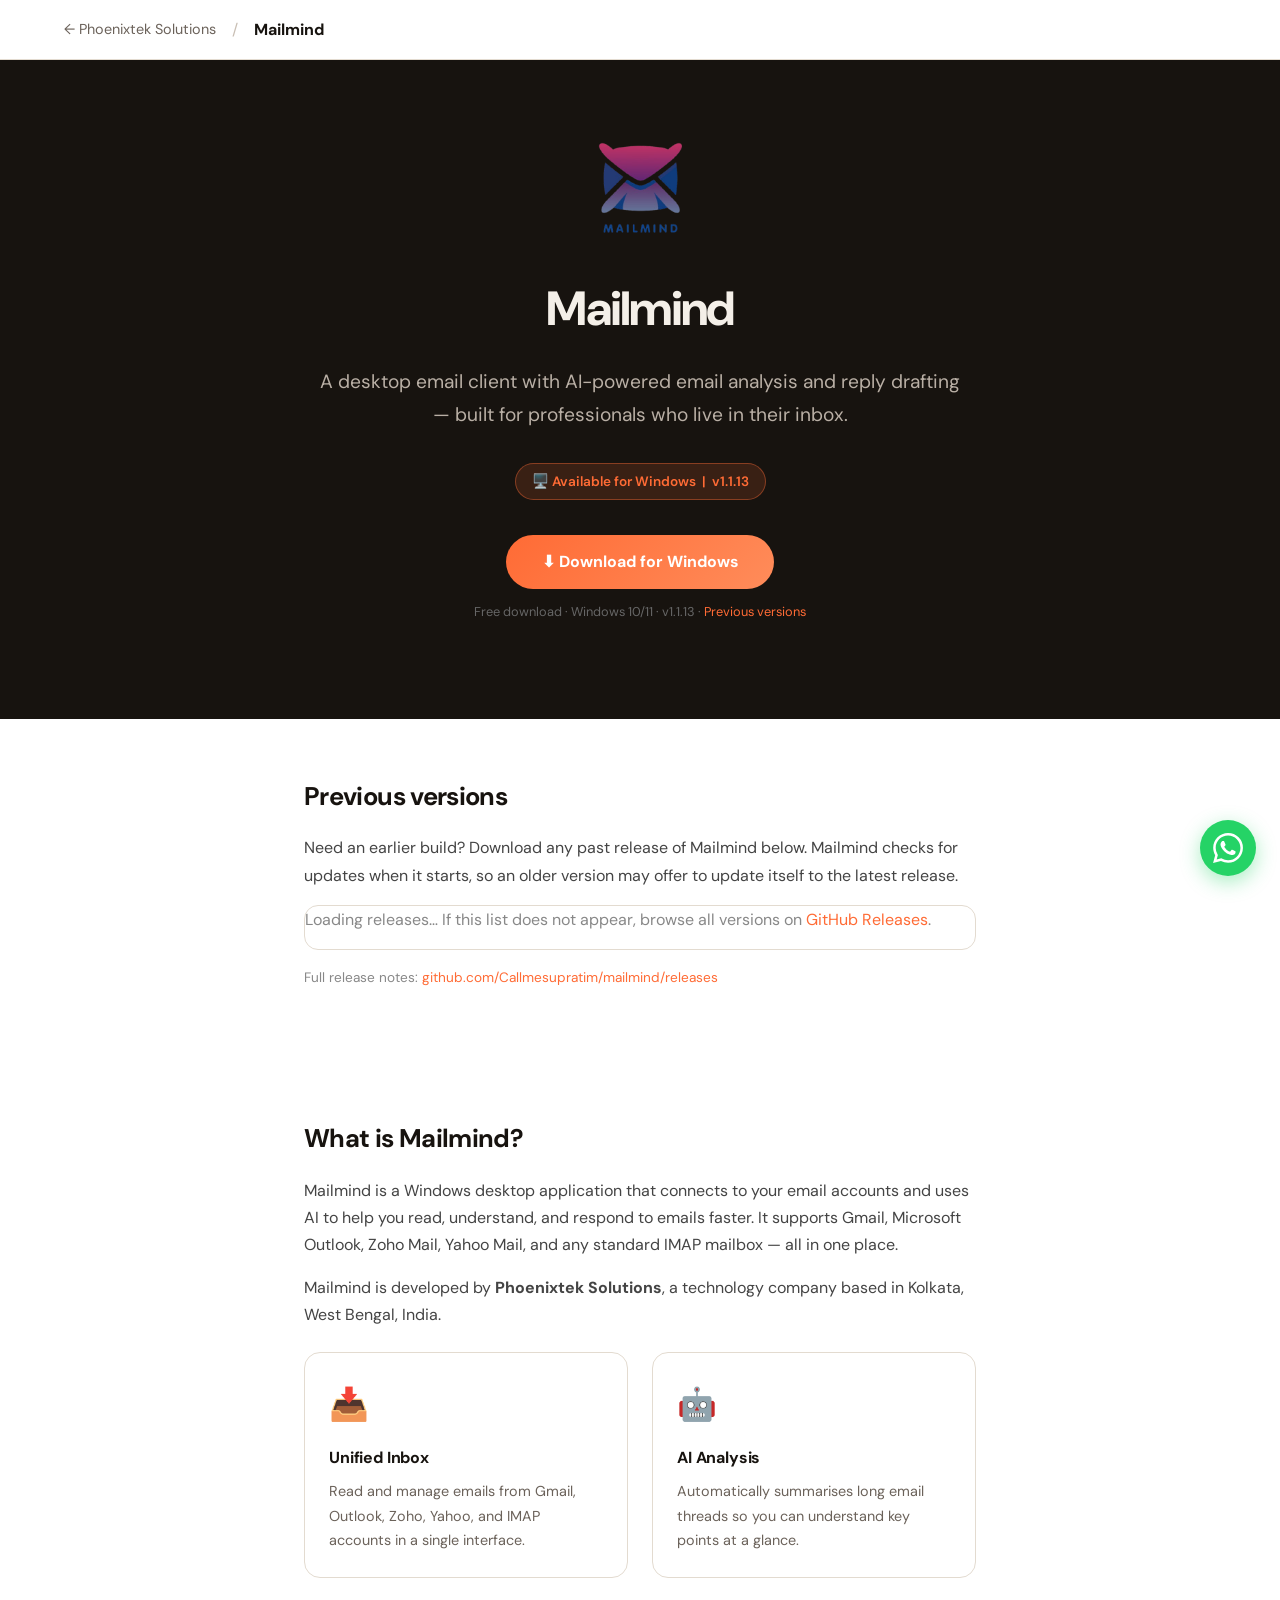
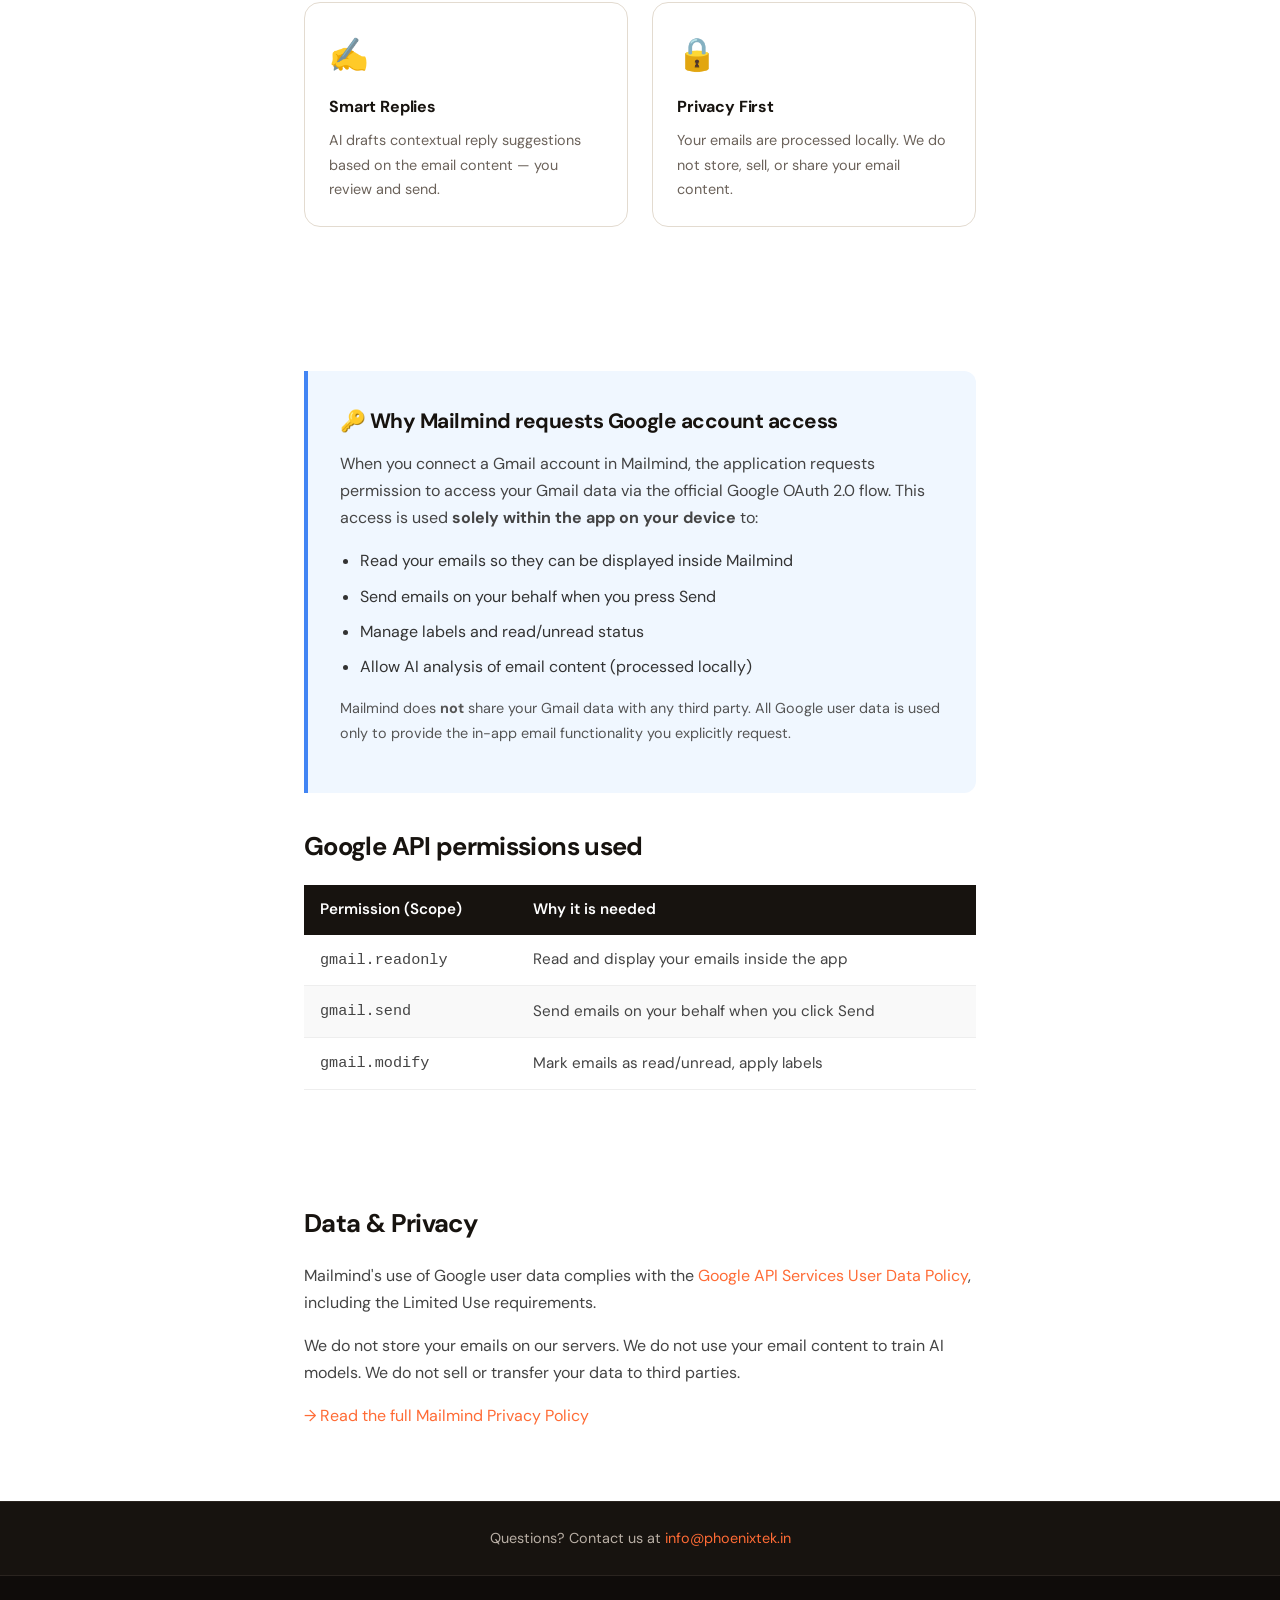
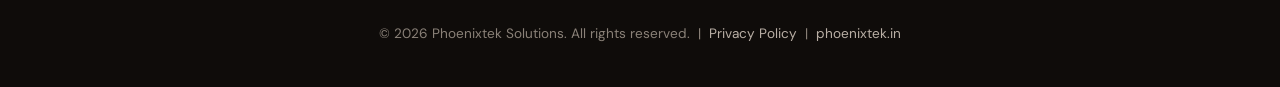
<file: mailmind.html>
<!DOCTYPE html>
<html lang="en">
<head>
  <meta charset="UTF-8">
  <meta name="viewport" content="width=device-width, initial-scale=1.0">
  <title>Mailmind — AI-Powered Desktop Email Client</title>
  <meta name="description" content="Mailmind is a desktop email client with AI-powered email analysis and reply drafting. Supports Gmail, Outlook, Zoho, Yahoo, and any IMAP mailbox.">
  <meta name="keywords" content="Mailmind, AI email client, desktop email app, Gmail Outlook Zoho Yahoo client, AI reply drafting, email summarizer Windows">
  <meta name="author" content="Phoenixtek Solutions">
  <meta name="robots" content="index, follow">
  <link rel="canonical" href="https://phoenixtek.in/mailmind.html">
  <link rel="icon" type="image/x-icon" href="favicon.ico">

  <meta property="og:type" content="website">
  <meta property="og:title" content="Mailmind — AI-Powered Desktop Email Client">
  <meta property="og:description" content="A desktop email client with AI-powered email analysis and reply drafting — built for professionals who live in their inbox.">
  <meta property="og:url" content="https://phoenixtek.in/mailmind.html">
  <meta property="og:image" content="https://phoenixtek.in/images/LogoMailmind-removebg-preview.png">
  <meta property="og:locale" content="en_IN">
  <meta property="og:site_name" content="Phoenixtek Solutions">

  <meta name="twitter:card" content="summary_large_image">
  <meta name="twitter:title" content="Mailmind — AI-Powered Desktop Email Client">
  <meta name="twitter:description" content="A desktop email client with AI-powered email analysis and reply drafting — built for professionals who live in their inbox.">
  <meta name="twitter:image" content="https://phoenixtek.in/images/LogoMailmind-removebg-preview.png">

  <script type="application/ld+json">
  {
    "@context": "https://schema.org",
    "@type": "SoftwareApplication",
    "name": "Mailmind",
    "applicationCategory": "BusinessApplication",
    "operatingSystem": "Windows 10/11",
    "description": "Desktop email client with AI-powered email analysis and reply drafting. Supports Gmail, Outlook, Zoho, Yahoo, and any IMAP mailbox.",
    "url": "https://phoenixtek.in/mailmind.html",
    "image": "https://phoenixtek.in/images/LogoMailmind-removebg-preview.png",
    "offers": {
      "@type": "Offer",
      "price": "0",
      "priceCurrency": "INR"
    },
    "publisher": {
      "@type": "Organization",
      "name": "Phoenixtek Solutions",
      "url": "https://phoenixtek.in"
    }
  }
  </script>

  <!-- Google Analytics -->
  <script async src="https://www.googletagmanager.com/gtag/js?id=G-LQZZ7DFTHG"></script>
  <script>
    window.dataLayer = window.dataLayer || [];
    function gtag(){dataLayer.push(arguments);}
    gtag('js', new Date());
    gtag('config', 'G-LQZZ7DFTHG');
  </script>

  <style>
    *, *::before, *::after { box-sizing: border-box; }
    body {
      margin: 0;
      font-family: -apple-system, BlinkMacSystemFont, "Segoe UI", Roboto, sans-serif;
      font-size: 16px;
      line-height: 1.7;
      color: #1a1a1a;
      background: #fff;
    }
    a { color: #FF6B35; text-decoration: none; }
    a:hover { text-decoration: underline; }

    header {
      background: #1A1A2E;
      padding: 1rem 5%;
      display: flex;
      align-items: center;
      gap: 1rem;
    }
    header a.home {
      color: #ccc;
      font-size: 0.9rem;
    }
    header span { color: #555; }
    header strong { color: #fff; font-size: 1rem; }

    .hero {
      background: linear-gradient(135deg, #1A1A2E 0%, #16213e 100%);
      color: white;
      padding: 5rem 5% 4rem;
      text-align: center;
    }
    .hero img {
      width: 96px;
      height: 96px;
      object-fit: contain;
      margin-bottom: 1.5rem;
    }
    .hero h1 {
      font-size: 3rem;
      font-weight: 800;
      margin: 0 0 1rem;
      background: linear-gradient(135deg, #FF6B35, #00D9FF);
      -webkit-background-clip: text;
      -webkit-text-fill-color: transparent;
      background-clip: text;
    }
    .hero p {
      font-size: 1.2rem;
      color: #aaa;
      max-width: 640px;
      margin: 0 auto 2rem;
    }
    .badge {
      display: inline-block;
      background: rgba(255,107,53,0.15);
      border: 1px solid rgba(255,107,53,0.4);
      color: #FF6B35;
      padding: 0.35rem 1rem;
      border-radius: 999px;
      font-size: 0.85rem;
      font-weight: 600;
    }

    .section {
      max-width: 800px;
      margin: 0 auto;
      padding: 3.5rem 5%;
    }
    .section h2 {
      font-size: 1.6rem;
      font-weight: 700;
      color: #111;
      margin: 0 0 1rem;
    }
    .section p { color: #444; margin: 0 0 1rem; }

    .features {
      display: grid;
      grid-template-columns: repeat(auto-fit, minmax(220px, 1fr));
      gap: 1.5rem;
      margin-top: 1.5rem;
    }
    .feature-card {
      background: #f8f9ff;
      border: 1px solid #e8eaf6;
      border-radius: 16px;
      padding: 1.5rem;
    }
    .feature-card .icon { font-size: 2rem; margin-bottom: 0.75rem; }
    .feature-card h3 { font-size: 1rem; font-weight: 700; margin: 0 0 0.5rem; color: #111; }
    .feature-card p { font-size: 0.9rem; color: #666; margin: 0; }

    .google-section {
      background: #f0f7ff;
      border-left: 4px solid #4285F4;
      border-radius: 0 12px 12px 0;
      padding: 2rem;
      margin: 2rem 0;
    }
    .google-section h2 {
      color: #1a1a2e;
      font-size: 1.3rem;
      margin: 0 0 0.75rem;
    }
    .google-section ul {
      margin: 0.75rem 0 0;
      padding-left: 1.25rem;
      color: #333;
    }
    .google-section ul li { margin-bottom: 0.5rem; }

    .permissions-table {
      width: 100%;
      border-collapse: collapse;
      margin-top: 1rem;
      font-size: 0.95rem;
    }
    .permissions-table th {
      background: #1A1A2E;
      color: white;
      padding: 0.75rem 1rem;
      text-align: left;
      font-weight: 600;
    }
    .permissions-table td {
      padding: 0.75rem 1rem;
      border-bottom: 1px solid #eee;
      color: #444;
    }
    .permissions-table tr:nth-child(even) td { background: #f9f9f9; }

    .support-strip {
      background: #1A1A2E;
      color: #aaa;
      text-align: center;
      padding: 1.5rem;
      font-size: 0.9rem;
    }
    .support-strip a { color: #FF6B35; }

    footer {
      background: #111;
      color: #666;
      text-align: center;
      padding: 2rem;
      font-size: 0.85rem;
    }
    footer a { color: #888; }

    @media (max-width: 600px) {
      .hero h1 { font-size: 2.2rem; }
      .hero p { font-size: 1rem; }
      .permissions-table { font-size: 0.85rem; }
      .permissions-table th, .permissions-table td { padding: 0.5rem 0.6rem; }
    }
  </style>
  <link rel="preconnect" href="https://fonts.googleapis.com">
  <link rel="preconnect" href="https://fonts.gstatic.com" crossorigin>
  <link href="https://fonts.googleapis.com/css2?family=DM+Sans:wght@400;500;700&family=Instrument+Serif:ital@1&display=swap" rel="stylesheet">
  <link rel="stylesheet" href="css/theme.css?v=4">
</head>
<body>

  <header>
    <a class="home" href="https://phoenixtek.in">← Phoenixtek Solutions</a>
    <span>/</span>
    <strong>Mailmind</strong>
  </header>

  <div class="hero">
    <img src="images/LogoMailmind-removebg-preview.png" alt="Mailmind Logo">
    <h1>Mailmind</h1>
    <p>A desktop email client with AI-powered email analysis and reply drafting — built for professionals who live in their inbox.</p>
    <span class="badge">🖥️ Available for Windows &nbsp;|&nbsp; <span class="mm-version">v1.1.13</span></span>
    <br><br>
    <a href="https://github.com/Callmesupratim/mailmind/releases/latest/download/Mailmind-Setup.exe"
       style="display:inline-block;background:linear-gradient(135deg,#FF6B35,#ff8c5a);color:white;font-weight:700;font-size:1rem;padding:0.85rem 2.2rem;border-radius:50px;text-decoration:none;margin-top:0.5rem;">
      ⬇ Download for Windows
    </a>
    <p style="color:#666;font-size:0.8rem;margin-top:0.75rem;">Free download · Windows 10/11 · <span class="mm-version">v1.1.13</span> · <a href="#previous-versions" style="color:#FF6B35;">Previous versions</a></p>
  </div>

  <div class="section" id="previous-versions">
    <h2>Previous versions</h2>
    <p>Need an earlier build? Download any past release of Mailmind below. Mailmind checks for updates when it starts, so an older version may offer to update itself to the latest release.</p>
    <div class="mm-old-list" id="mm-old-list">
      <p style="color:#888;">Loading releases… If this list does not appear, browse all versions on <a href="https://github.com/Callmesupratim/mailmind/releases" target="_blank" rel="noopener">GitHub Releases</a>.</p>
    </div>
    <button type="button" id="mm-old-more" class="mm-old-more" hidden>Show all versions</button>
    <p style="font-size:0.85rem;color:#888;margin-top:1rem;">Full release notes: <a href="https://github.com/Callmesupratim/mailmind/releases" target="_blank" rel="noopener">github.com/Callmesupratim/mailmind/releases</a></p>
  </div>
  <style>
    .mm-old-list { border: 1px solid #E3DBD0; border-radius: 14px; overflow: hidden; background: #fff; }
    .mm-old-row { display: grid; grid-template-columns: 90px 1fr auto auto; gap: 1rem; align-items: center; padding: 0.8rem 1.1rem; border-top: 1px solid #EFE8DF; font-size: 0.92rem; }
    .mm-old-row:first-child { border-top: none; }
    .mm-old-row.hidden-row { display: none; }
    .mm-old-row .v { font-weight: 700; color: #17130F; font-variant-numeric: tabular-nums; }
    .mm-old-row .t { color: #6b625a; }
    .mm-old-row .d { color: #8a8178; font-size: 0.82rem; white-space: nowrap; font-variant-numeric: tabular-nums; }
    .mm-old-row a.dl { color: #FF6B35; font-weight: 700; text-decoration: none; white-space: nowrap; }
    .mm-old-row a.dl:hover { text-decoration: underline; }
    .mm-old-more { margin-top: 0.9rem; background: #fff; border: 1px solid #E3DBD0; border-radius: 10px; padding: 0.6rem 1.2rem; font: inherit; font-weight: 600; cursor: pointer; color: #17130F; }
    .mm-old-more:hover { border-color: #FF6B35; color: #FF6B35; }
    @media (max-width: 600px) {
      .mm-old-row { grid-template-columns: 70px 1fr auto; }
      .mm-old-row .t { display: none; }
    }
  </style>

  <div class="section">
    <h2>What is Mailmind?</h2>
    <p>Mailmind is a Windows desktop application that connects to your email accounts and uses AI to help you read, understand, and respond to emails faster. It supports Gmail, Microsoft Outlook, Zoho Mail, Yahoo Mail, and any standard IMAP mailbox — all in one place.</p>
    <p>Mailmind is developed by <strong>Phoenixtek Solutions</strong>, a technology company based in Kolkata, West Bengal, India.</p>

    <div class="features">
      <div class="feature-card">
        <div class="icon">📥</div>
        <h3>Unified Inbox</h3>
        <p>Read and manage emails from Gmail, Outlook, Zoho, Yahoo, and IMAP accounts in a single interface.</p>
      </div>
      <div class="feature-card">
        <div class="icon">🤖</div>
        <h3>AI Analysis</h3>
        <p>Automatically summarises long email threads so you can understand key points at a glance.</p>
      </div>
      <div class="feature-card">
        <div class="icon">✍️</div>
        <h3>Smart Replies</h3>
        <p>AI drafts contextual reply suggestions based on the email content — you review and send.</p>
      </div>
      <div class="feature-card">
        <div class="icon">🔒</div>
        <h3>Privacy First</h3>
        <p>Your emails are processed locally. We do not store, sell, or share your email content.</p>
      </div>
    </div>
  </div>

  <div class="section">
    <div class="google-section">
      <h2>🔑 Why Mailmind requests Google account access</h2>
      <p>When you connect a Gmail account in Mailmind, the application requests permission to access your Gmail data via the official Google OAuth 2.0 flow. This access is used <strong>solely within the app on your device</strong> to:</p>
      <ul>
        <li>Read your emails so they can be displayed inside Mailmind</li>
        <li>Send emails on your behalf when you press Send</li>
        <li>Manage labels and read/unread status</li>
        <li>Allow AI analysis of email content (processed locally)</li>
      </ul>
      <p style="margin-top:1rem;font-size:0.9rem;color:#555;">
        Mailmind does <strong>not</strong> share your Gmail data with any third party. All Google user data is used only to provide the in-app email functionality you explicitly request.
      </p>
    </div>

    <h2>Google API permissions used</h2>
    <table class="permissions-table">
      <thead>
        <tr>
          <th>Permission (Scope)</th>
          <th>Why it is needed</th>
        </tr>
      </thead>
      <tbody>
        <tr>
          <td><code>gmail.readonly</code></td>
          <td>Read and display your emails inside the app</td>
        </tr>
        <tr>
          <td><code>gmail.send</code></td>
          <td>Send emails on your behalf when you click Send</td>
        </tr>
        <tr>
          <td><code>gmail.modify</code></td>
          <td>Mark emails as read/unread, apply labels</td>
        </tr>
      </tbody>
    </table>
  </div>

  <div class="section">
    <h2>Data &amp; Privacy</h2>
    <p>Mailmind's use of Google user data complies with the <a href="https://developers.google.com/terms/api-services-user-data-policy" target="_blank" rel="noopener">Google API Services User Data Policy</a>, including the Limited Use requirements.</p>
    <p>We do not store your emails on our servers. We do not use your email content to train AI models. We do not sell or transfer your data to third parties.</p>
    <p><a href="https://phoenixtek.in/privacy.html">→ Read the full Mailmind Privacy Policy</a></p>
  </div>

  <div class="support-strip">
    Questions? Contact us at <a href="mailto:info@phoenixtek.in">info@phoenixtek.in</a>
  </div>

  <footer>
    <p>© 2026 Phoenixtek Solutions. All rights reserved. &nbsp;|&nbsp; <a href="https://phoenixtek.in/privacy.html">Privacy Policy</a> &nbsp;|&nbsp; <a href="https://phoenixtek.in">phoenixtek.in</a></p>
  </footer>

<script>
  // Latest version label + "Previous versions" list, both from the public GitHub releases API
  fetch('https://api.github.com/repos/Callmesupratim/mailmind/releases?per_page=100')
    .then(function(r){ return r.ok ? r.json() : null; })
    .then(function(list){
      if (!Array.isArray(list)) return;
      var rel = list.filter(function(r){ return !r.draft && !r.prerelease; });
      if (!rel.length) return;
      var latest = rel[0].tag_name;
      document.querySelectorAll('.mm-version').forEach(function(el){ el.textContent = latest; });

      var box = document.getElementById('mm-old-list'), more = document.getElementById('mm-old-more');
      var SHOW = 8, rows = [];
      rel.slice(1).forEach(function(r){
        var exe = (r.assets || []).filter(function(a){ return /\.exe$/i.test(a.name); })[0];
        if (!exe) return;
        var title = (r.name || '').replace(/^(Mailmind\s+)?v?[\d.]+\s*[—–-]?\s*/i, '');
        var date = new Date(r.published_at).toLocaleDateString('en-IN', { day: 'numeric', month: 'short', year: 'numeric' });
        var row = document.createElement('div');
        row.className = 'mm-old-row' + (rows.length >= SHOW ? ' hidden-row' : '');
        var v = document.createElement('span'); v.className = 'v'; v.textContent = r.tag_name;
        var t = document.createElement('span'); t.className = 't'; t.textContent = title;
        var d = document.createElement('span'); d.className = 'd'; d.textContent = date;
        var a = document.createElement('a'); a.className = 'dl'; a.href = exe.browser_download_url;
        a.textContent = '⬇ ' + (exe.size ? (exe.size / 1048576).toFixed(0) + ' MB' : 'Download');
        a.setAttribute('aria-label', 'Download Mailmind ' + r.tag_name);
        row.append(v, t, d, a); rows.push(row);
      });
      if (!rows.length) return;
      box.textContent = '';
      rows.forEach(function(row){ box.appendChild(row); });
      if (rows.length > SHOW) {
        more.hidden = false;
        more.textContent = 'Show all ' + rows.length + ' versions';
        more.onclick = function(){ rows.forEach(function(row){ row.classList.remove('hidden-row'); }); more.hidden = true; };
      }
    })
    .catch(function(){});
</script>

<!-- WhatsApp Floating Button -->
<a href="https://wa.me/919734115880?text=Hello%20Phoenixtek%21%20I%20have%20a%20question%20about%20MailMind." target="_blank" rel="noopener" aria-label="Chat on WhatsApp" class="whatsapp-btn" title="Chat on WhatsApp">
        <svg viewBox="0 0 24 24" xmlns="http://www.w3.org/2000/svg">
            <path d="M17.472 14.382c-.297-.149-1.758-.867-2.03-.967-.273-.099-.471-.148-.67.15-.197.297-.767.966-.94 1.164-.173.199-.347.223-.644.075-.297-.15-1.255-.463-2.39-1.475-.883-.788-1.48-1.761-1.653-2.059-.173-.297-.018-.458.13-.606.134-.133.298-.347.446-.52.149-.174.198-.298.298-.497.099-.198.05-.371-.025-.52-.075-.149-.669-1.612-.916-2.207-.242-.579-.487-.5-.669-.51-.173-.008-.371-.01-.57-.01-.198 0-.52.074-.792.372-.272.297-1.04 1.016-1.04 2.479 0 1.462 1.065 2.875 1.213 3.074.149.198 2.096 3.2 5.077 4.487.709.306 1.262.489 1.694.625.712.227 1.36.195 1.871.118.571-.085 1.758-.719 2.006-1.413.248-.694.248-1.289.173-1.413-.074-.124-.272-.198-.57-.347m-5.421 7.403h-.004a9.87 9.87 0 01-5.031-1.378l-.361-.214-3.741.982.998-3.648-.235-.374a9.86 9.86 0 01-1.51-5.26c.001-5.45 4.436-9.884 9.888-9.884 2.64 0 5.122 1.03 6.988 2.898a9.825 9.825 0 012.893 6.994c-.003 5.45-4.437 9.884-9.885 9.884m8.413-18.297A11.815 11.815 0 0012.05 0C5.495 0 .16 5.335.157 11.892c0 2.096.547 4.142 1.588 5.945L.057 24l6.305-1.654a11.882 11.882 0 005.683 1.448h.005c6.554 0 11.89-5.335 11.893-11.893a11.821 11.821 0 00-3.48-8.413z"/>
        </svg>
    </a>
</body>
</html>
</file>
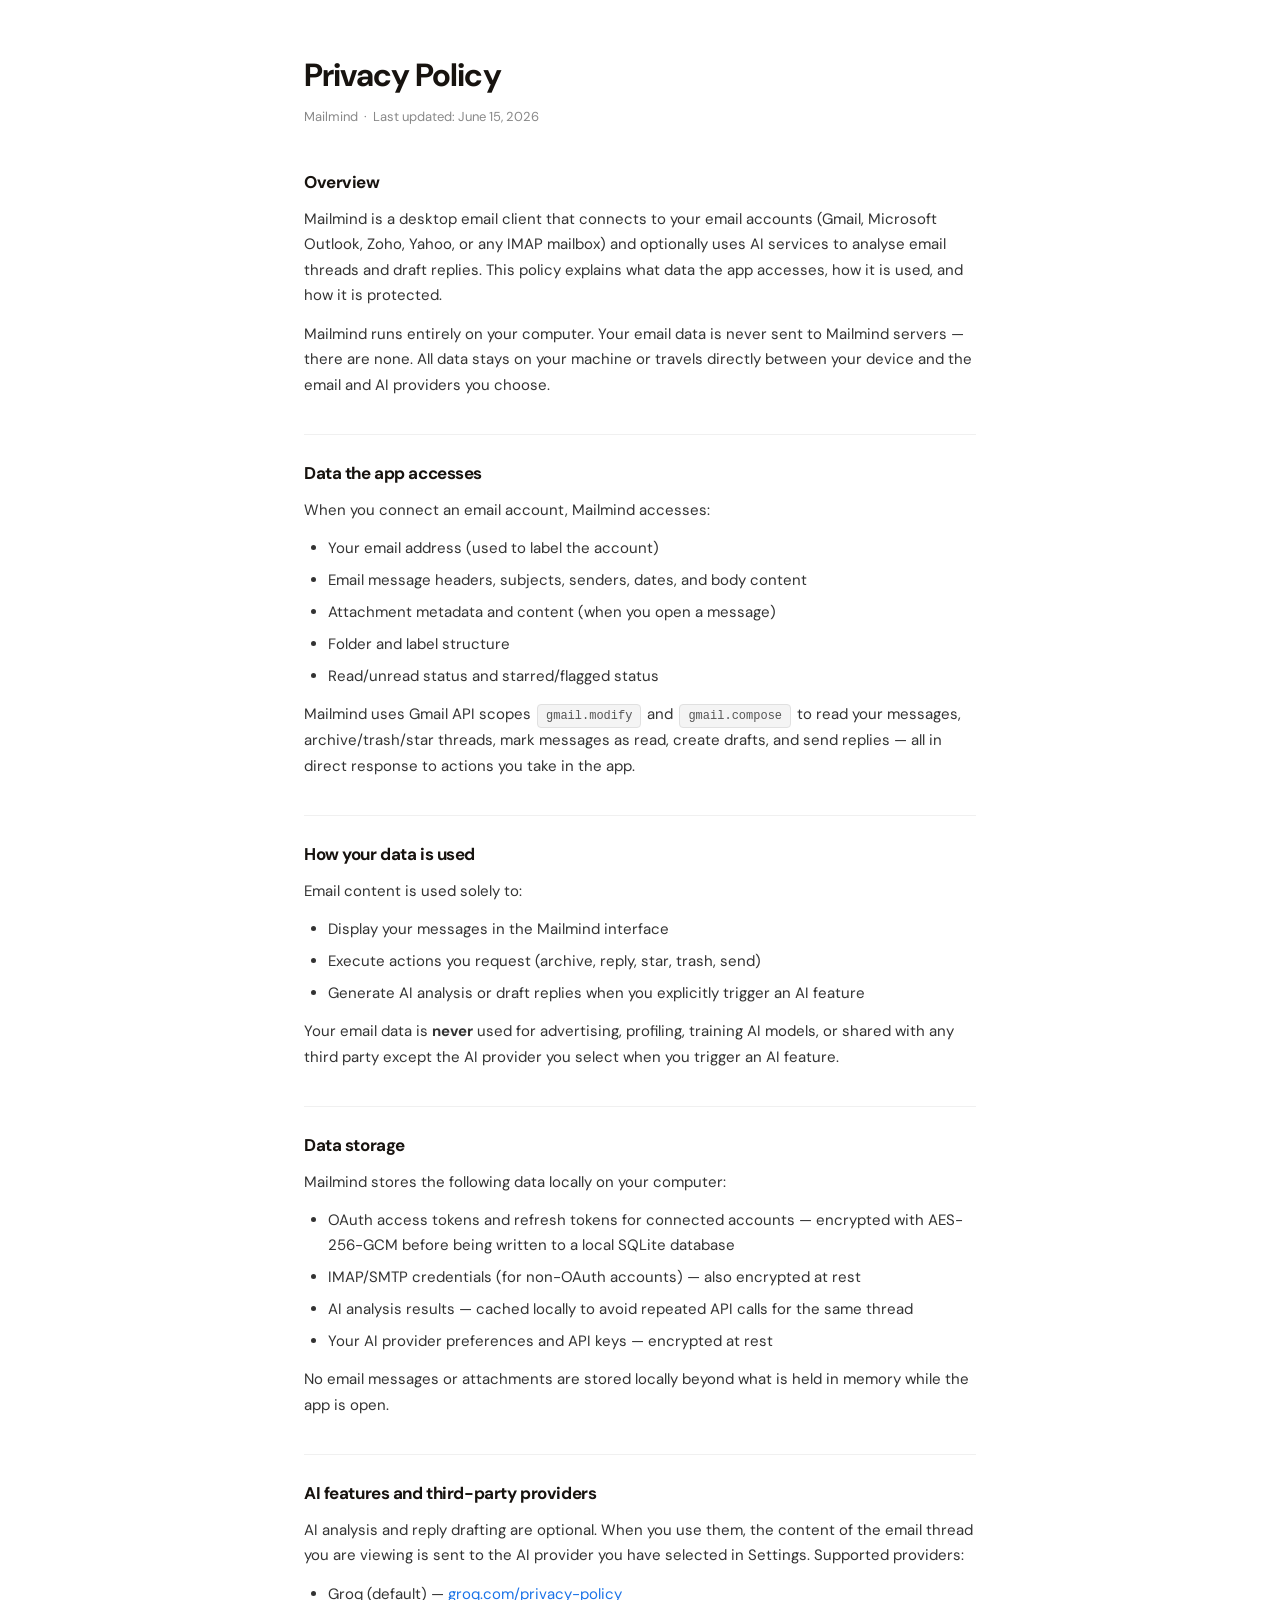
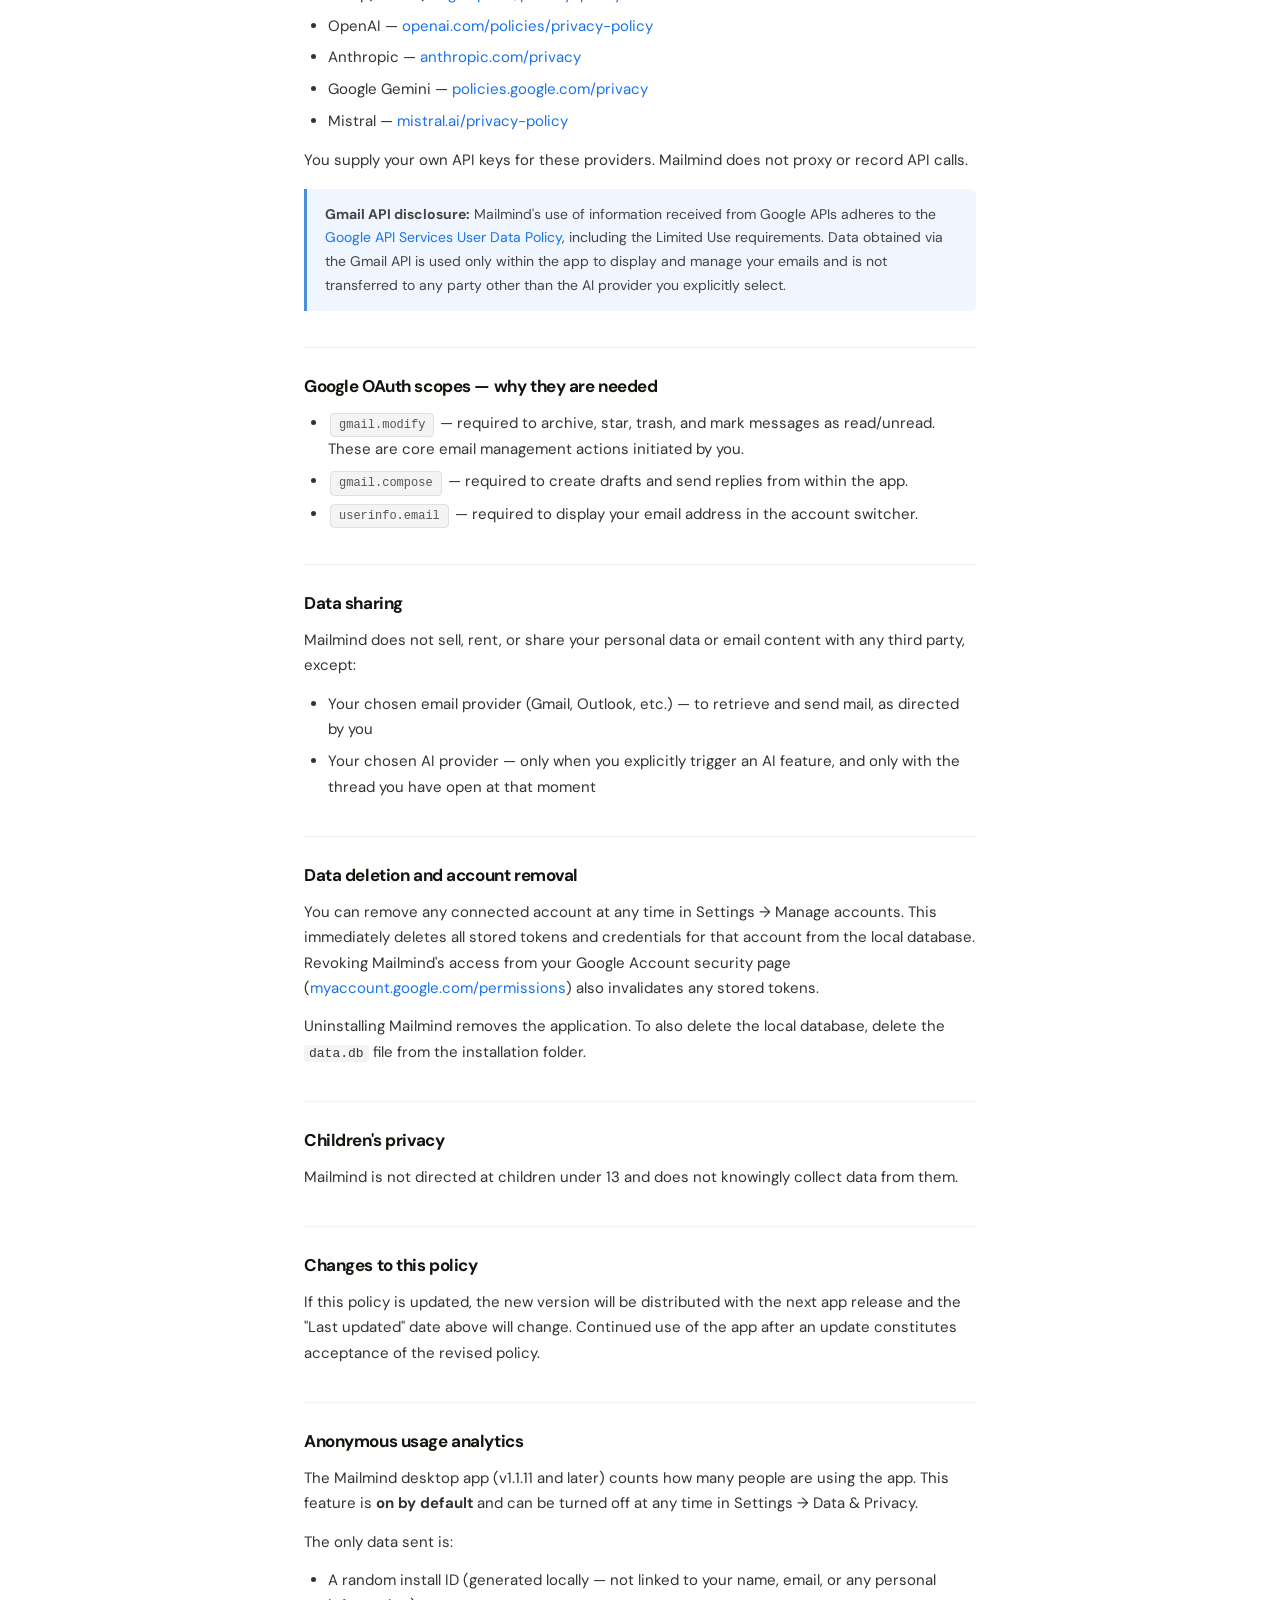
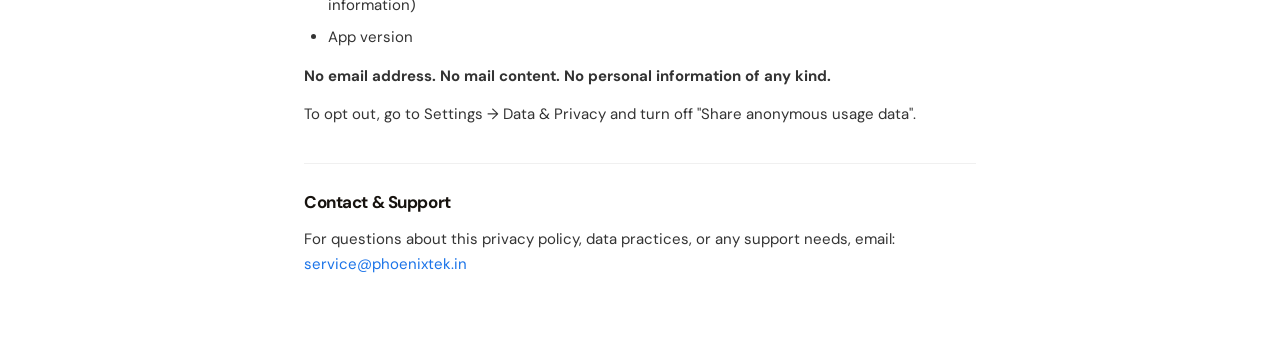
<file: privacy.html>
<!DOCTYPE html>
<html lang="en">
<head>
  <meta charset="UTF-8">
  <meta name="viewport" content="width=device-width, initial-scale=1.0">
  <title>Privacy Policy — Mailmind</title>
  <meta name="description" content="Mailmind's privacy policy — what data the desktop email client accesses, how it's used, and how it's protected. Your emails never leave your device.">
  <meta name="robots" content="index, follow">
  <link rel="canonical" href="https://phoenixtek.in/privacy.html">
  <link rel="icon" type="image/x-icon" href="favicon.ico">
  <style>
    *, *::before, *::after { box-sizing: border-box; }
    body {
      margin: 0;
      font-family: -apple-system, BlinkMacSystemFont, "Segoe UI", Roboto, sans-serif;
      font-size: 15px;
      line-height: 1.7;
      color: #1a1a1a;
      background: #ffffff;
    }
    .pp {
      max-width: 720px;
      margin: 0 auto;
      padding: 3rem 1.5rem 4rem;
    }
    h1 {
      font-size: 28px;
      font-weight: 600;
      margin: 0 0 0.25rem;
      color: #111;
    }
    .meta {
      font-size: 13px;
      color: #888;
      margin: 0 0 2.5rem;
    }
    h2 {
      font-size: 17px;
      font-weight: 600;
      margin: 2.25rem 0 0.6rem;
      color: #111;
      border-top: 1px solid #f0f0f0;
      padding-top: 1.5rem;
    }
    h2:first-of-type { border-top: none; padding-top: 0; }
    p { margin: 0 0 0.8rem; color: #333; }
    ul { margin: 0 0 0.8rem; padding-left: 1.5rem; }
    li { margin-bottom: 0.4rem; color: #333; }
    .chip {
      display: inline-block;
      font-size: 12px;
      font-family: monospace;
      background: #f4f4f4;
      border: 1px solid #e0e0e0;
      border-radius: 4px;
      padding: 1px 8px;
      margin: 0 2px;
      color: #555;
    }
    .notice {
      background: #f0f6ff;
      border-left: 3px solid #4a90d9;
      padding: 0.85rem 1.1rem;
      margin: 1rem 0;
      font-size: 14px;
      color: #444;
      border-radius: 0 6px 6px 0;
    }
    code {
      font-family: monospace;
      font-size: 13px;
      background: #f4f4f4;
      padding: 1px 5px;
      border-radius: 3px;
    }
    a { color: #1a73e8; text-decoration: none; }
    a:hover { text-decoration: underline; }
    @media (max-width: 600px) {
      .pp { padding: 2rem 1.25rem 3rem; }
      h1 { font-size: 22px; }
    }
  </style>
  <link rel="preconnect" href="https://fonts.googleapis.com">
  <link rel="preconnect" href="https://fonts.gstatic.com" crossorigin>
  <link href="https://fonts.googleapis.com/css2?family=DM+Sans:wght@400;500;700&family=Instrument+Serif:ital@1&display=swap" rel="stylesheet">
  <link rel="stylesheet" href="css/theme.css?v=4">
</head>
<body>
<div class="pp">
  <h1>Privacy Policy</h1>
  <p class="meta">Mailmind &nbsp;·&nbsp; Last updated: June 15, 2026</p>

  <h2>Overview</h2>
  <p>Mailmind is a desktop email client that connects to your email accounts (Gmail, Microsoft Outlook, Zoho, Yahoo, or any IMAP mailbox) and optionally uses AI services to analyse email threads and draft replies. This policy explains what data the app accesses, how it is used, and how it is protected.</p>
  <p>Mailmind runs entirely on your computer. Your email data is never sent to Mailmind servers — there are none. All data stays on your machine or travels directly between your device and the email and AI providers you choose.</p>

  <h2>Data the app accesses</h2>
  <p>When you connect an email account, Mailmind accesses:</p>
  <ul>
    <li>Your email address (used to label the account)</li>
    <li>Email message headers, subjects, senders, dates, and body content</li>
    <li>Attachment metadata and content (when you open a message)</li>
    <li>Folder and label structure</li>
    <li>Read/unread status and starred/flagged status</li>
  </ul>
  <p>Mailmind uses Gmail API scopes <span class="chip">gmail.modify</span> and <span class="chip">gmail.compose</span> to read your messages, archive/trash/star threads, mark messages as read, create drafts, and send replies — all in direct response to actions you take in the app.</p>

  <h2>How your data is used</h2>
  <p>Email content is used solely to:</p>
  <ul>
    <li>Display your messages in the Mailmind interface</li>
    <li>Execute actions you request (archive, reply, star, trash, send)</li>
    <li>Generate AI analysis or draft replies when you explicitly trigger an AI feature</li>
  </ul>
  <p>Your email data is <strong>never</strong> used for advertising, profiling, training AI models, or shared with any third party except the AI provider you select when you trigger an AI feature.</p>

  <h2>Data storage</h2>
  <p>Mailmind stores the following data locally on your computer:</p>
  <ul>
    <li>OAuth access tokens and refresh tokens for connected accounts — encrypted with AES-256-GCM before being written to a local SQLite database</li>
    <li>IMAP/SMTP credentials (for non-OAuth accounts) — also encrypted at rest</li>
    <li>AI analysis results — cached locally to avoid repeated API calls for the same thread</li>
    <li>Your AI provider preferences and API keys — encrypted at rest</li>
  </ul>
  <p>No email messages or attachments are stored locally beyond what is held in memory while the app is open.</p>

  <h2>AI features and third-party providers</h2>
  <p>AI analysis and reply drafting are optional. When you use them, the content of the email thread you are viewing is sent to the AI provider you have selected in Settings. Supported providers:</p>
  <ul>
    <li>Groq (default) — <a href="https://groq.com/privacy-policy/" target="_blank" rel="noopener">groq.com/privacy-policy</a></li>
    <li>OpenAI — <a href="https://openai.com/policies/privacy-policy" target="_blank" rel="noopener">openai.com/policies/privacy-policy</a></li>
    <li>Anthropic — <a href="https://www.anthropic.com/privacy" target="_blank" rel="noopener">anthropic.com/privacy</a></li>
    <li>Google Gemini — <a href="https://policies.google.com/privacy" target="_blank" rel="noopener">policies.google.com/privacy</a></li>
    <li>Mistral — <a href="https://mistral.ai/privacy-policy/" target="_blank" rel="noopener">mistral.ai/privacy-policy</a></li>
  </ul>
  <p>You supply your own API keys for these providers. Mailmind does not proxy or record API calls.</p>

  <div class="notice">
    <strong>Gmail API disclosure:</strong> Mailmind's use of information received from Google APIs adheres to the <a href="https://developers.google.com/terms/api-services-user-data-policy" target="_blank" rel="noopener">Google API Services User Data Policy</a>, including the Limited Use requirements. Data obtained via the Gmail API is used only within the app to display and manage your emails and is not transferred to any party other than the AI provider you explicitly select.
  </div>

  <h2>Google OAuth scopes — why they are needed</h2>
  <ul>
    <li><span class="chip">gmail.modify</span> — required to archive, star, trash, and mark messages as read/unread. These are core email management actions initiated by you.</li>
    <li><span class="chip">gmail.compose</span> — required to create drafts and send replies from within the app.</li>
    <li><span class="chip">userinfo.email</span> — required to display your email address in the account switcher.</li>
  </ul>

  <h2>Data sharing</h2>
  <p>Mailmind does not sell, rent, or share your personal data or email content with any third party, except:</p>
  <ul>
    <li>Your chosen email provider (Gmail, Outlook, etc.) — to retrieve and send mail, as directed by you</li>
    <li>Your chosen AI provider — only when you explicitly trigger an AI feature, and only with the thread you have open at that moment</li>
  </ul>

  <h2>Data deletion and account removal</h2>
  <p>You can remove any connected account at any time in Settings → Manage accounts. This immediately deletes all stored tokens and credentials for that account from the local database. Revoking Mailmind's access from your Google Account security page (<a href="https://myaccount.google.com/permissions" target="_blank" rel="noopener">myaccount.google.com/permissions</a>) also invalidates any stored tokens.</p>
  <p>Uninstalling Mailmind removes the application. To also delete the local database, delete the <code>data.db</code> file from the installation folder.</p>

  <h2>Children's privacy</h2>
  <p>Mailmind is not directed at children under 13 and does not knowingly collect data from them.</p>

  <h2>Changes to this policy</h2>
  <p>If this policy is updated, the new version will be distributed with the next app release and the "Last updated" date above will change. Continued use of the app after an update constitutes acceptance of the revised policy.</p>

  <h2>Anonymous usage analytics</h2>
  <p>The Mailmind desktop app (v1.1.11 and later) counts how many people are using the app. This feature is <strong>on by default</strong> and can be turned off at any time in Settings → Data &amp; Privacy.</p>
  <p>The only data sent is:</p>
  <ul>
    <li>A random install ID (generated locally — not linked to your name, email, or any personal information)</li>
    <li>App version</li>
  </ul>
  <p><strong>No email address. No mail content. No personal information of any kind.</strong></p>
  <p>To opt out, go to Settings → Data &amp; Privacy and turn off "Share anonymous usage data".</p>

  <h2>Contact &amp; Support</h2>
  <p>For questions about this privacy policy, data practices, or any support needs, email:<br>
  <a href="mailto:service@phoenixtek.in">service@phoenixtek.in</a></p>
</div>
</body>
</html>
</file>
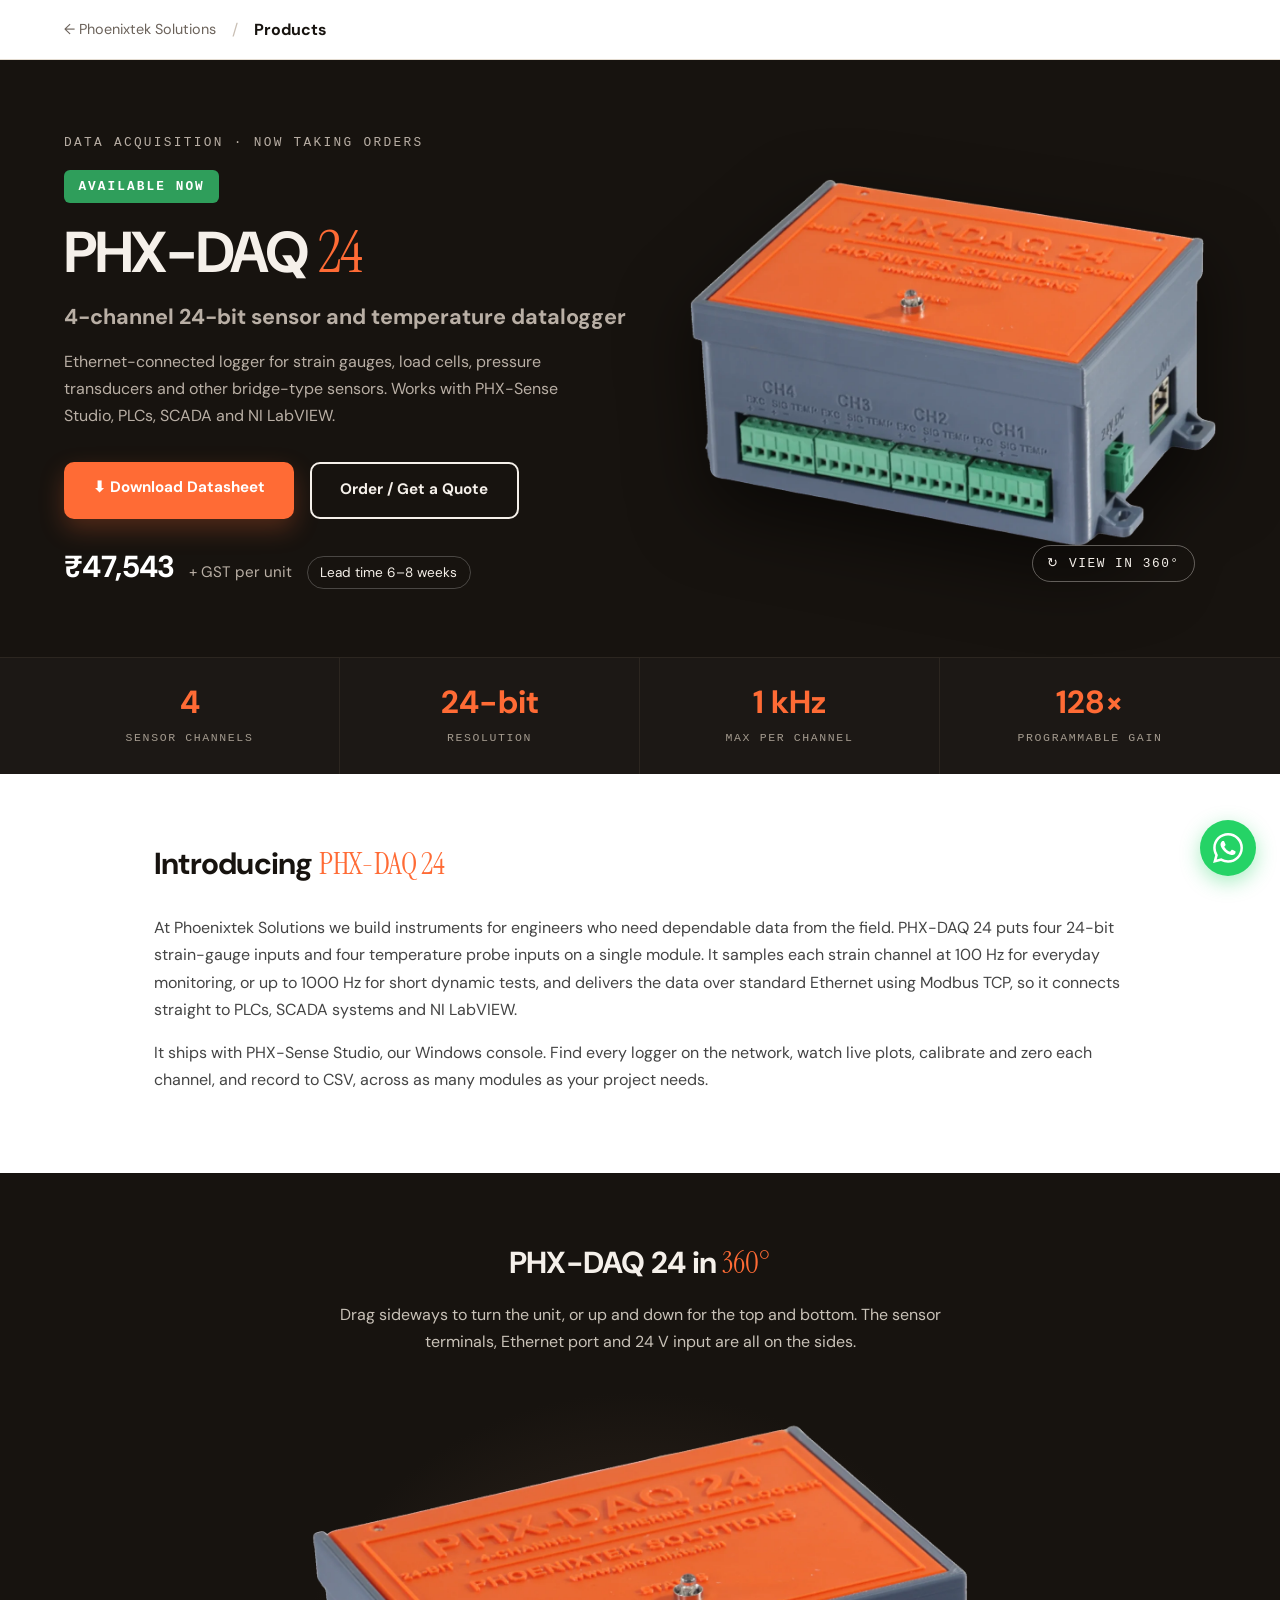
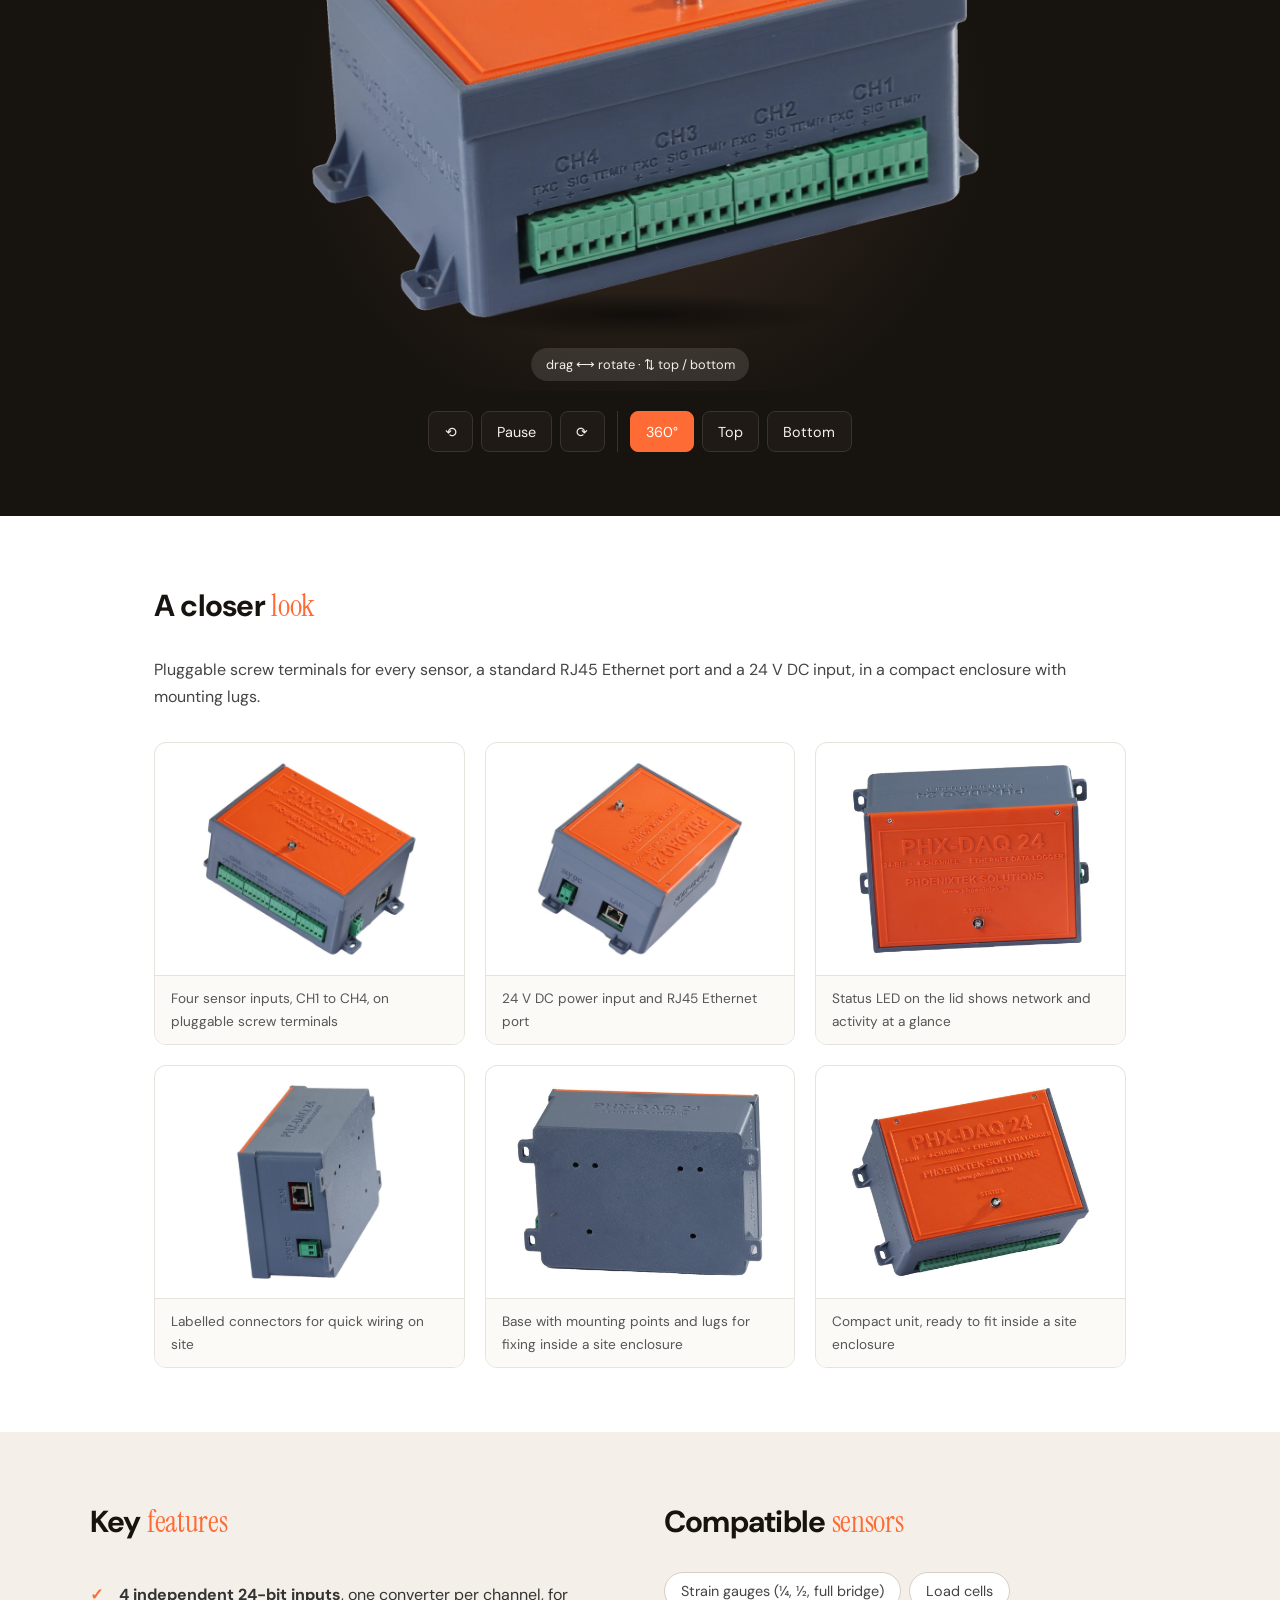
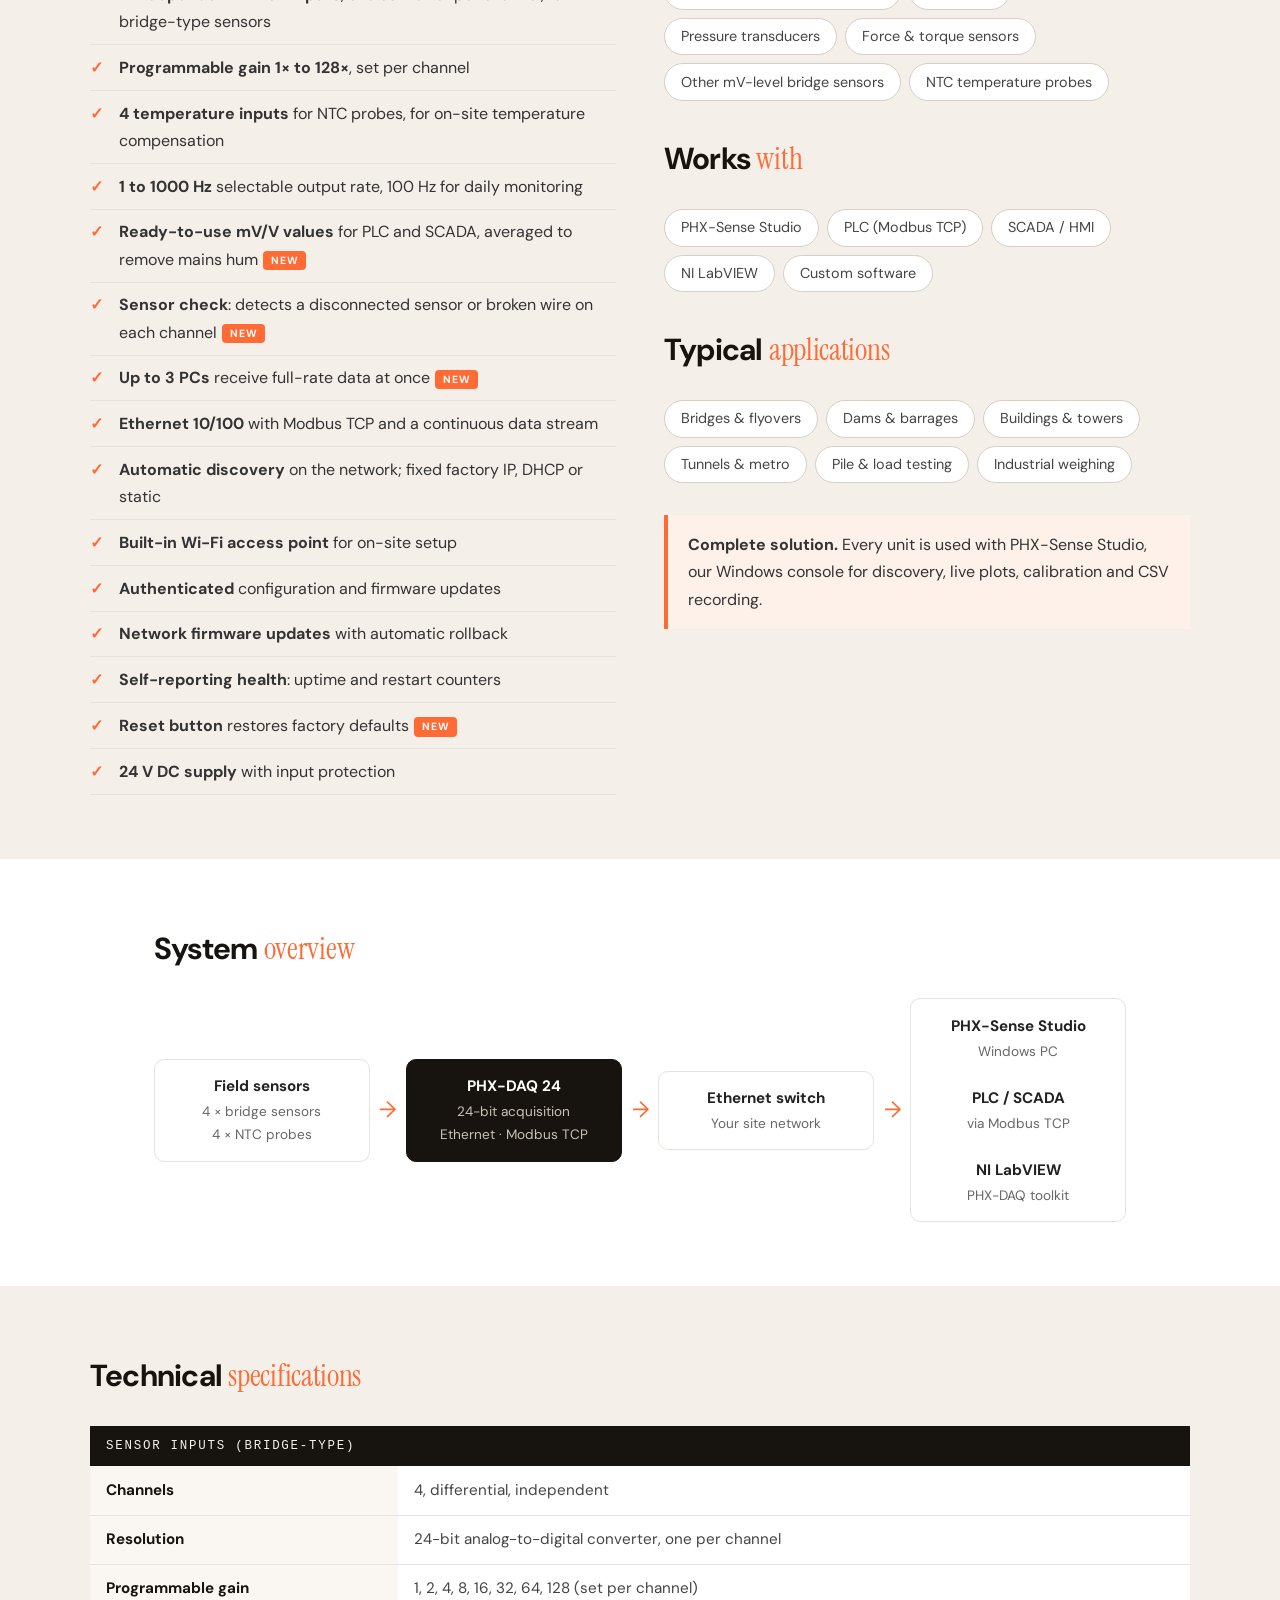
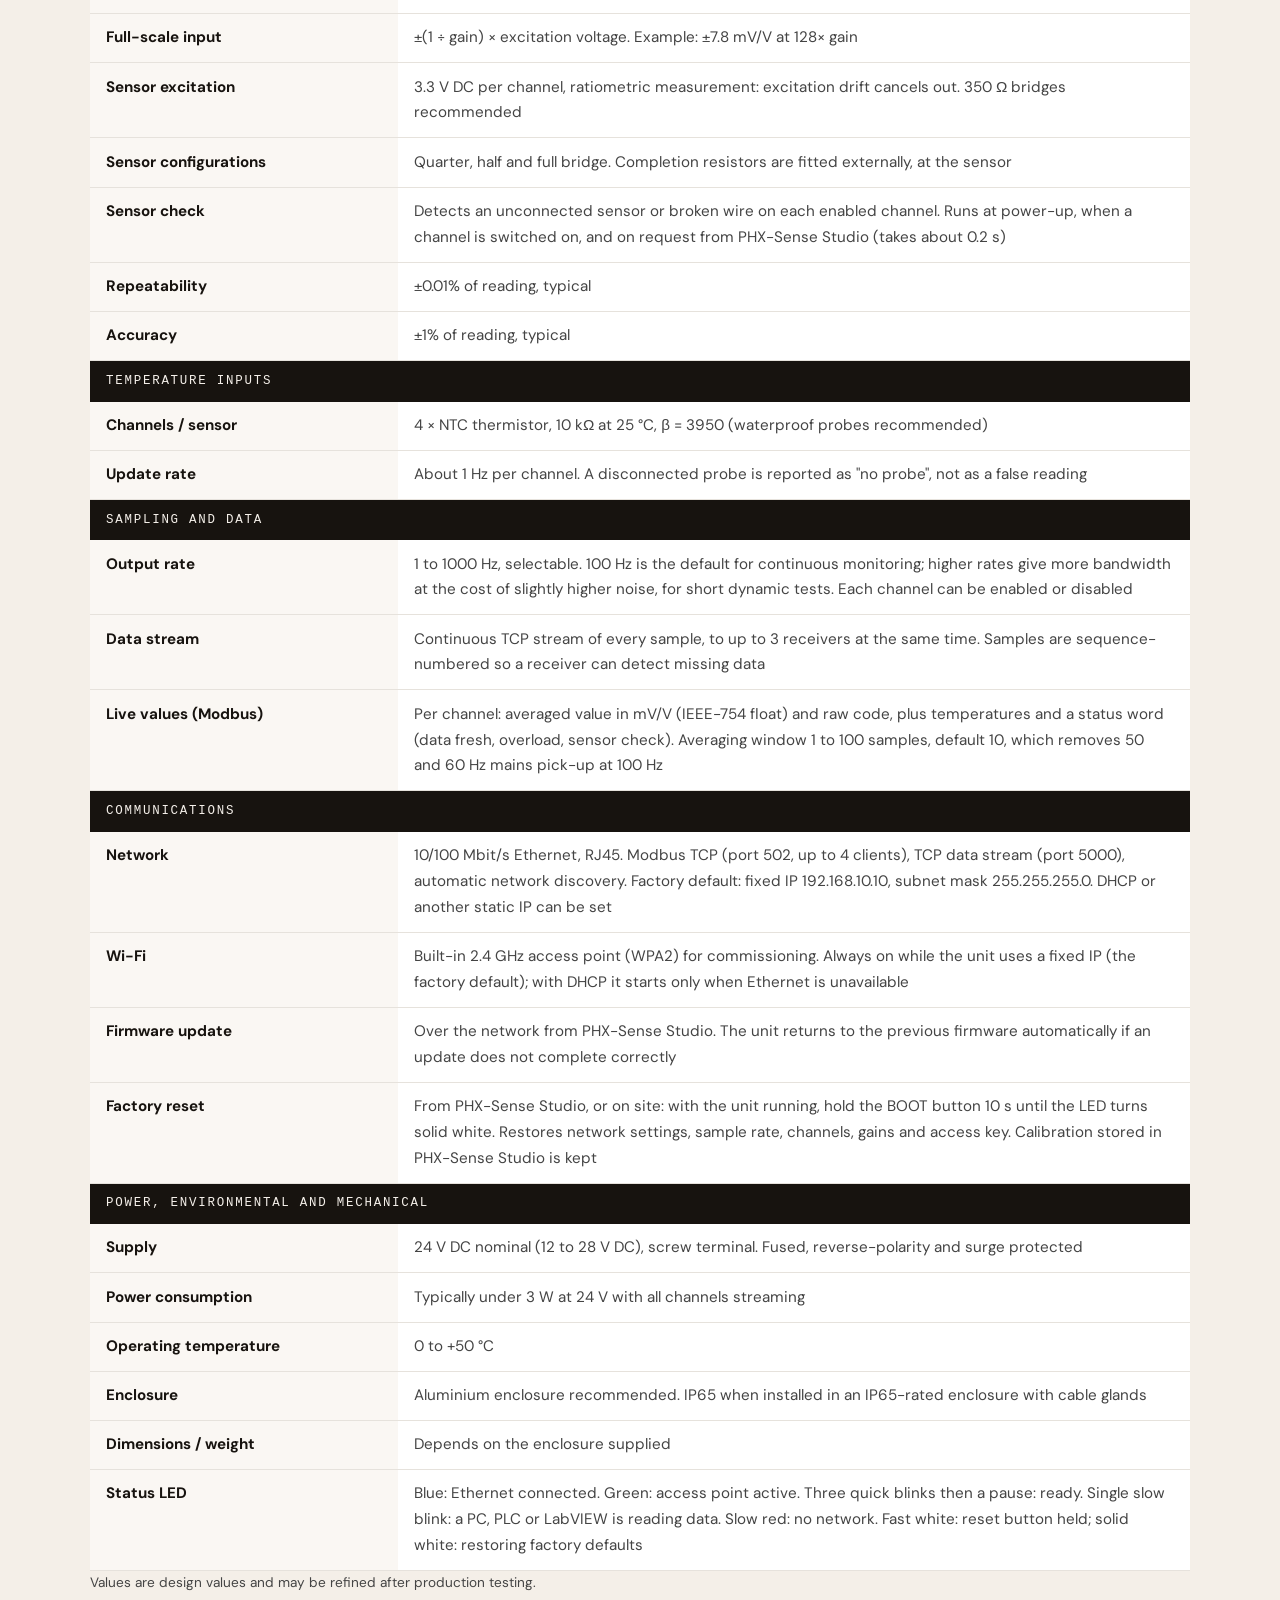
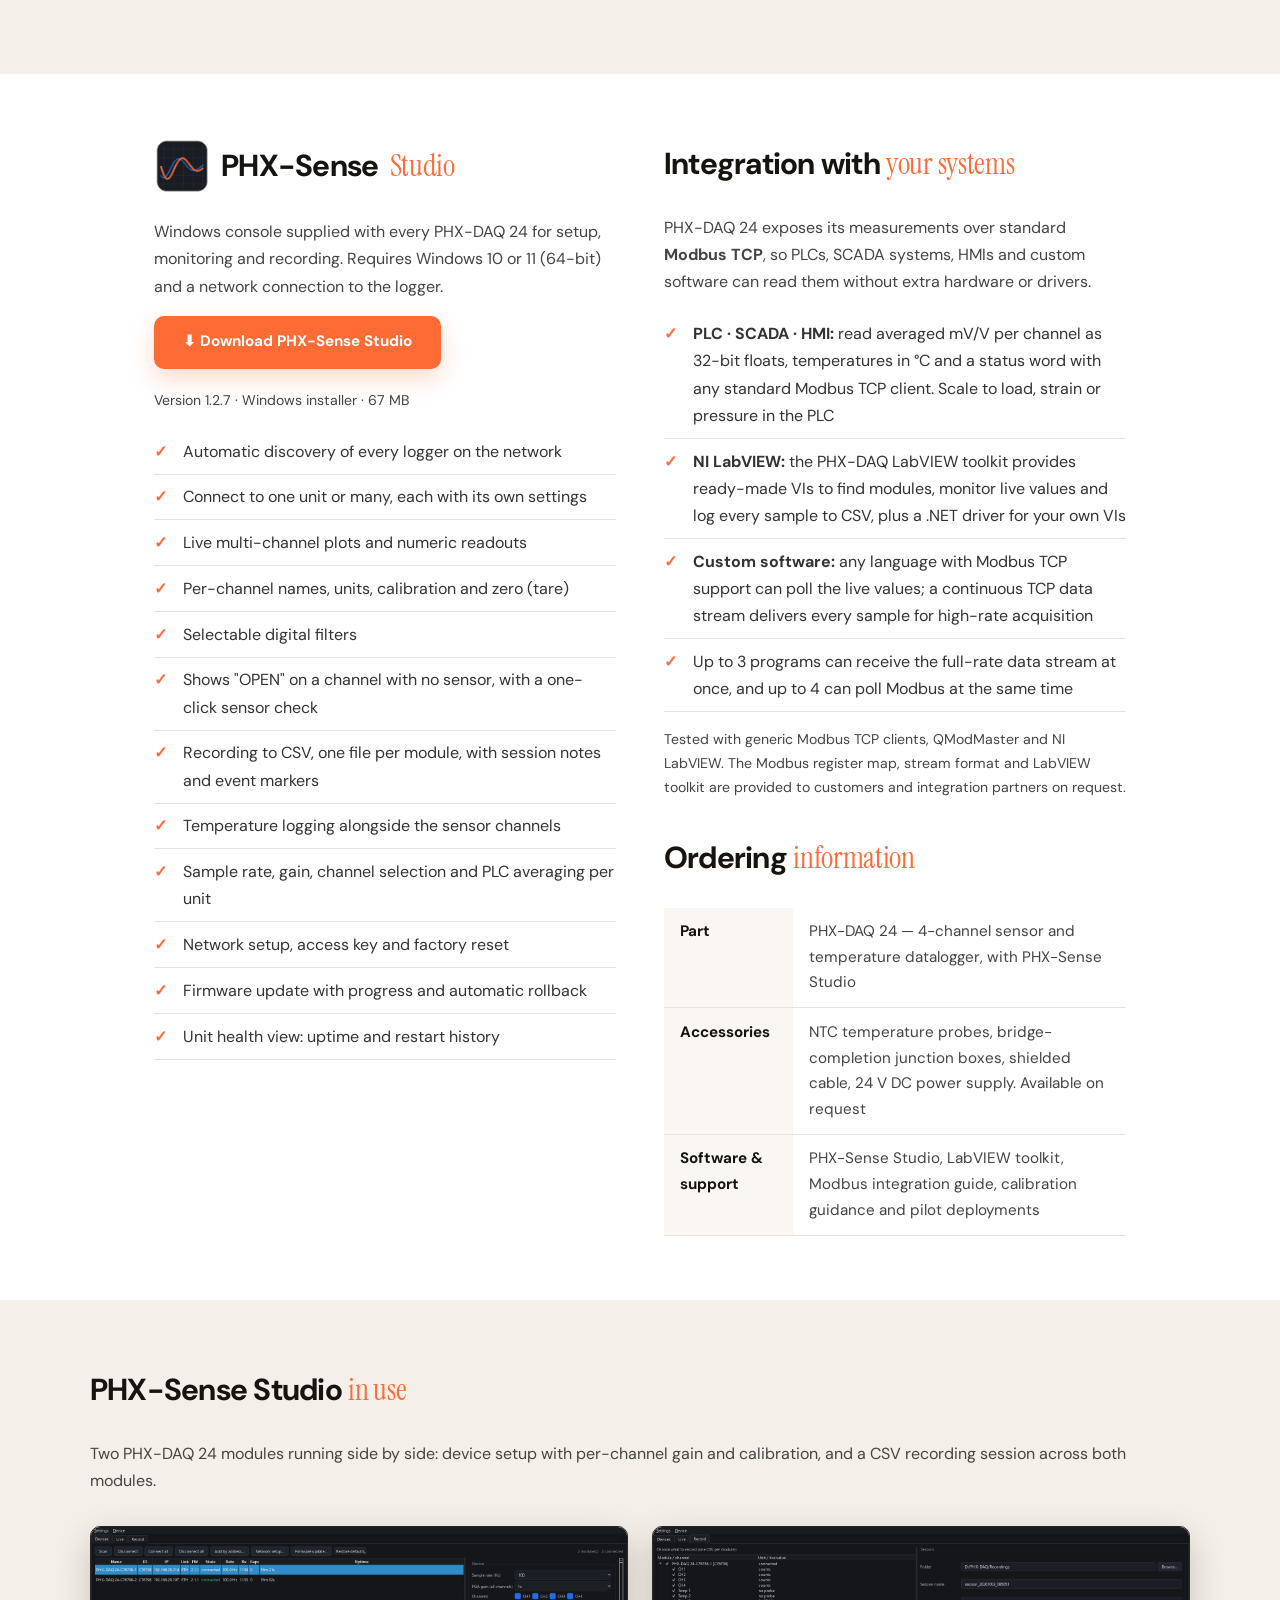
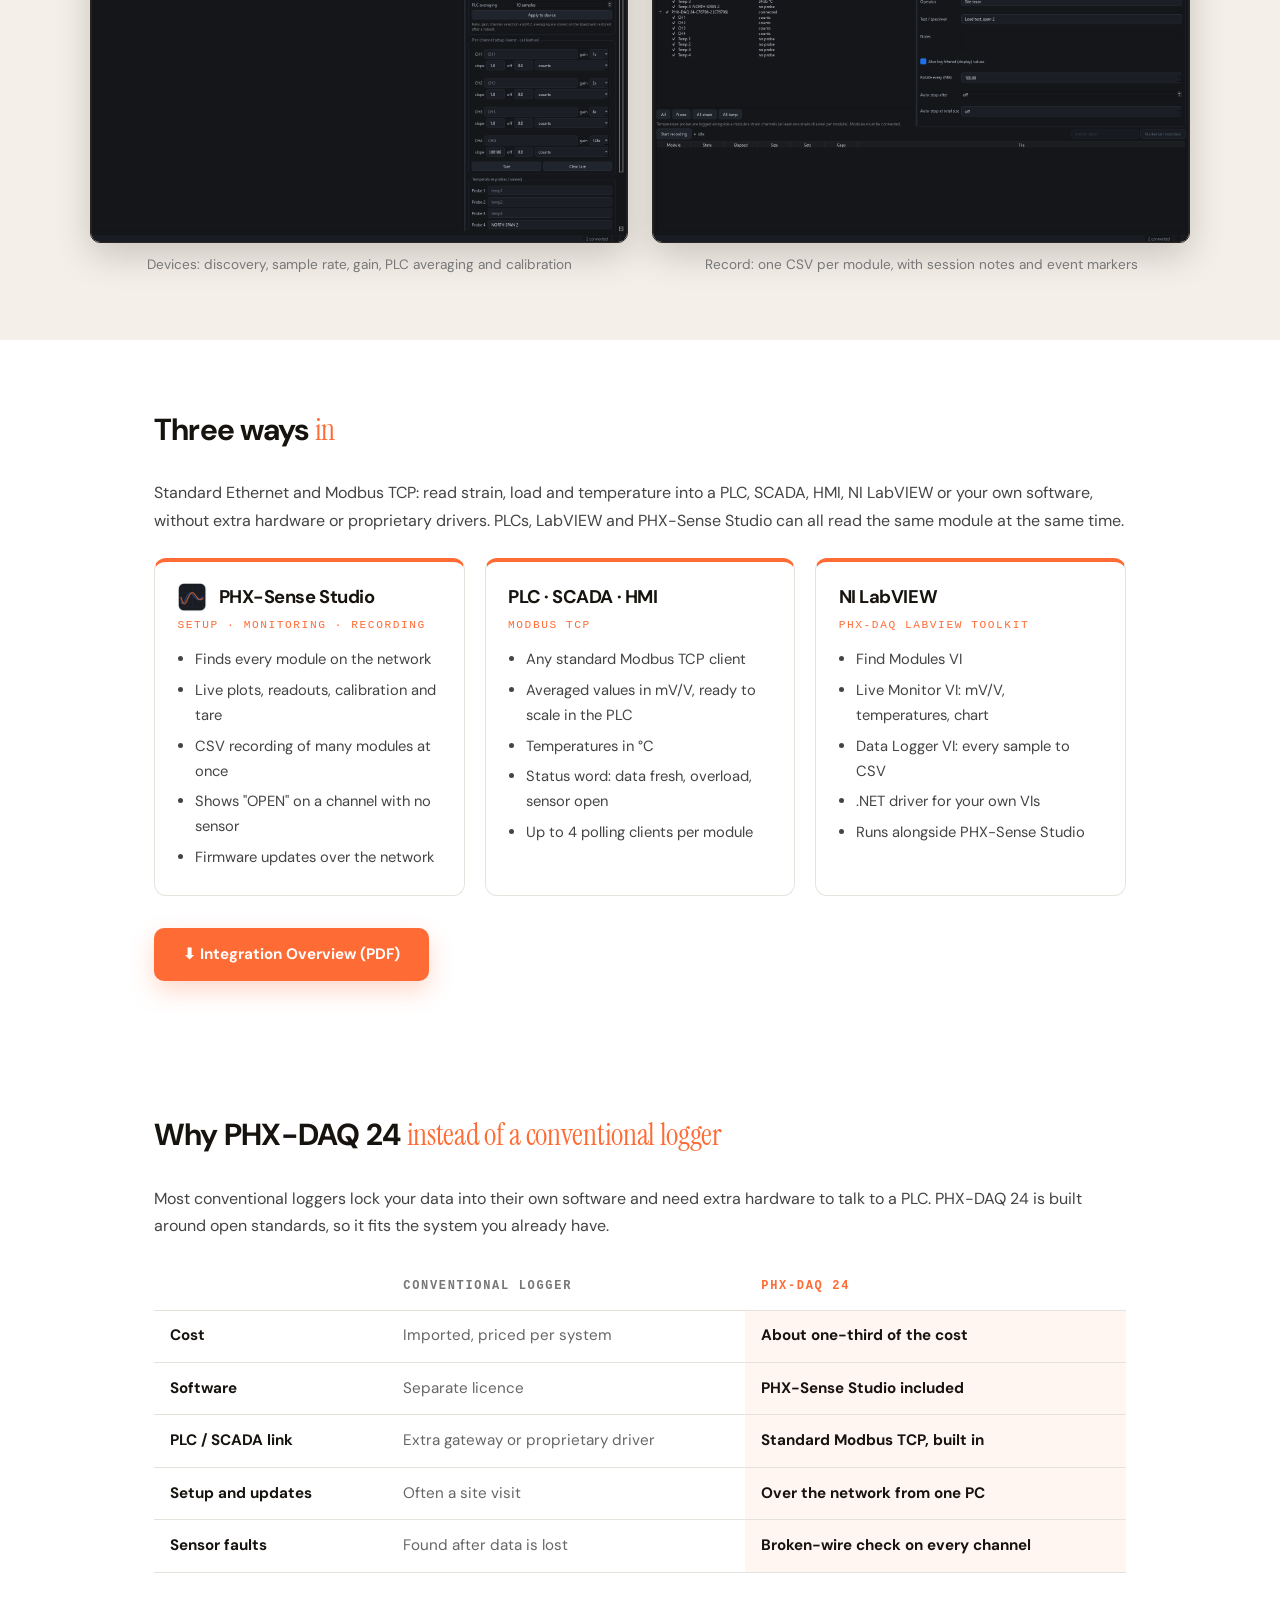
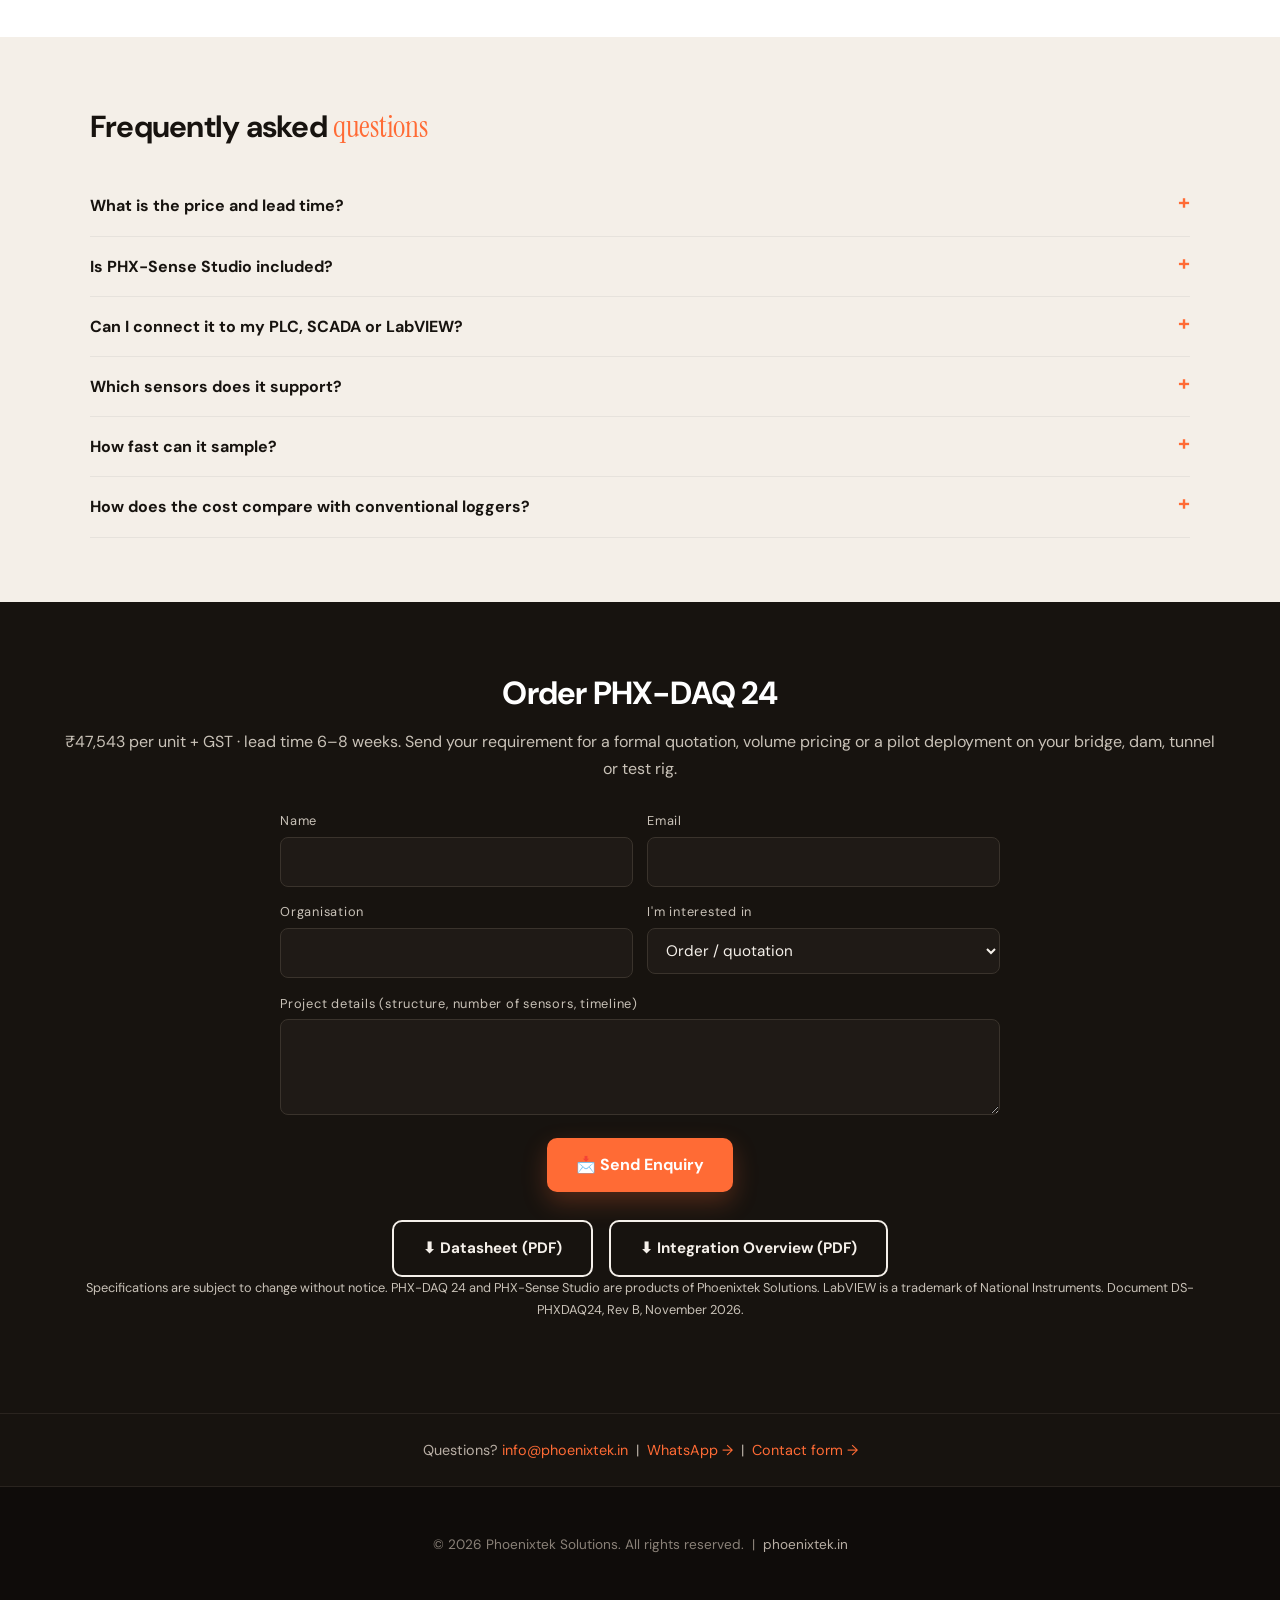
<file: products.html>
<!DOCTYPE html>
<html lang="en">
<head>
  <meta charset="UTF-8">
  <meta name="viewport" content="width=device-width, initial-scale=1.0">
  <title>PHX-DAQ 24 Datalogger — Available Now | Phoenixtek Solutions</title>
  <meta name="description" content="Now available: PHX-DAQ 24, a 4-channel 24-bit Ethernet datalogger for strain gauges, load cells, pressure transducers and NTC temperature probes. Modbus TCP for PLC, SCADA and NI LabVIEW, supplied with PHX-Sense Studio.">
  <meta name="keywords" content="PHX-DAQ 24, datalogger, strain gauge datalogger, 24-bit data acquisition, Modbus TCP logger, structural health monitoring instrument, Phoenixtek products">
  <meta name="author" content="Phoenixtek Solutions">
  <meta name="robots" content="index, follow">
  <link rel="canonical" href="https://phoenixtek.in/products.html">
  <link rel="icon" type="image/x-icon" href="favicon.ico">

  <meta property="og:type" content="website">
  <meta property="og:title" content="Products — PHX-DAQ 24 Datalogger | Phoenixtek Solutions">
  <meta property="og:description" content="4-channel 24-bit Ethernet datalogger for strain, load, pressure and temperature monitoring on bridges, dams and other structures.">
  <meta property="og:url" content="https://phoenixtek.in/products.html">
  <meta property="og:image" content="https://phoenixtek.in/images/products/phx-daq-24/og.jpg?v=2">
  <meta property="og:locale" content="en_IN">
  <meta property="og:site_name" content="Phoenixtek Solutions">

  <meta name="twitter:card" content="summary_large_image">
  <meta name="twitter:title" content="Products — PHX-DAQ 24 Datalogger | Phoenixtek Solutions">
  <meta name="twitter:description" content="4-channel 24-bit Ethernet datalogger for strain, load, pressure and temperature monitoring.">
  <meta name="twitter:image" content="https://phoenixtek.in/images/products/phx-daq-24/og.jpg?v=2">

  <script type="application/ld+json">
  {
    "@context": "https://schema.org",
    "@type": "Product",
    "name": "PHX-DAQ 24",
    "description": "4-channel 24-bit sensor and temperature datalogger with Ethernet, Modbus TCP and PHX-Sense Studio software.",
    "image": "https://phoenixtek.in/images/products/phx-daq-24/og.jpg?v=2",
    "brand": { "@type": "Brand", "name": "Phoenixtek Solutions" },
    "url": "https://phoenixtek.in/products.html",
    "offers": {
      "@type": "Offer",
      "price": "47543",
      "priceCurrency": "INR",
      "priceSpecification": { "@type": "UnitPriceSpecification", "price": "47543", "priceCurrency": "INR", "valueAddedTaxIncluded": false },
      "availability": "https://schema.org/MadeToOrder",
      "deliveryLeadTime": { "@type": "QuantitativeValue", "minValue": 6, "maxValue": 8, "unitCode": "WEE" },
      "seller": { "@type": "Organization", "name": "Phoenixtek Solutions" },
      "url": "https://phoenixtek.in/products.html#enquire"
    }
  }
  </script>
  <script type="application/ld+json">
{
  "@context": "https://schema.org",
  "@type": "FAQPage",
  "mainEntity": [
    {
      "@type": "Question",
      "name": "What is the price and lead time?",
      "acceptedAnswer": {
        "@type": "Answer",
        "text": "PHX-DAQ 24 is available to order at ₹47,543 per unit, excluding GST. Lead time is 6 to 8 weeks from order confirmation. Send an enquiry below or WhatsApp us for a formal quotation, volume pricing or a pilot deployment."
      }
    },
    {
      "@type": "Question",
      "name": "Is PHX-Sense Studio included?",
      "acceptedAnswer": {
        "@type": "Answer",
        "text": "Yes. PHX-Sense Studio, our Windows console for discovery, live plots, calibration and CSV recording, is supplied with every unit at no extra licence cost. You can download it from this page today."
      }
    },
    {
      "@type": "Question",
      "name": "Can I connect it to my PLC, SCADA or LabVIEW?",
      "acceptedAnswer": {
        "@type": "Answer",
        "text": "Yes. PHX-DAQ 24 speaks standard Modbus TCP over Ethernet, so any PLC, SCADA system or HMI with a Modbus TCP client can read it without a gateway. A LabVIEW toolkit and a .NET driver are available."
      }
    },
    {
      "@type": "Question",
      "name": "Which sensors does it support?",
      "acceptedAnswer": {
        "@type": "Answer",
        "text": "Bridge-type sensors: strain gauges (quarter, half and full bridge), load cells, pressure transducers and force or torque sensors, plus four 10 kΩ NTC temperature probes."
      }
    },
    {
      "@type": "Question",
      "name": "How fast can it sample?",
      "acceptedAnswer": {
        "@type": "Answer",
        "text": "Each channel can be set from 1 to 1000 Hz. 100 Hz is the default for continuous monitoring; higher rates suit short dynamic tests."
      }
    },
    {
      "@type": "Question",
      "name": "How does the cost compare with conventional loggers?",
      "acceptedAnswer": {
        "@type": "Answer",
        "text": "A PHX-DAQ 24 costs about one-third of a conventional imported strain logger, and the software is included. The list price is ₹47,543 per unit plus GST; contact us for volume pricing."
      }
    }
  ]
}
  </script>

  <!-- Google Analytics -->
  <script async src="https://www.googletagmanager.com/gtag/js?id=G-LQZZ7DFTHG"></script>
  <script>
    window.dataLayer = window.dataLayer || [];
    function gtag(){dataLayer.push(arguments);}
    gtag('js', new Date());
    gtag('config', 'G-LQZZ7DFTHG');
  </script>

  <link rel="preconnect" href="https://fonts.googleapis.com">
  <link rel="preconnect" href="https://fonts.gstatic.com" crossorigin>
  <link href="https://fonts.googleapis.com/css2?family=DM+Sans:wght@400;500;700&family=Instrument+Serif:ital@1&display=swap" rel="stylesheet">

  <style>
    :root {
      --primary: #FF6B35;
      --dark: #1A1A2E;
      --ink: #14110f;
      --muted: #666;
      --line: #e6e2dc;
      --paper: #f5f0ea;
    }
    *, *::before, *::after { box-sizing: border-box; }
    body {
      margin: 0;
      font-family: 'DM Sans', -apple-system, BlinkMacSystemFont, "Segoe UI", Roboto, sans-serif;
      font-size: 16px;
      line-height: 1.7;
      color: #1a1a1a;
      background: #fff;
    }
    a { color: var(--primary); text-decoration: none; }
    a:hover { text-decoration: underline; }
    h1, h2, h3 { font-family: 'DM Sans', sans-serif; font-weight: 400; }

    header {
      background: var(--dark);
      padding: 1rem 5%;
      display: flex;
      align-items: center;
      gap: 1rem;
    }
    header a.home { color: #ccc; font-size: 0.9rem; }
    header span { color: #555; }
    header strong { color: #fff; font-size: 1rem; }

    .hero {
      background: var(--ink);
      color: #f5f0ea;
      padding: 4.5rem 5% 4rem;
    }
    .hero-inner {
      max-width: 1200px;
      margin: 0 auto;
      display: grid;
      grid-template-columns: 1.1fr 1fr;
      gap: 3rem;
      align-items: center;
    }
    .eyebrow {
      font-family: ui-monospace, Menlo, Consolas, monospace;
      font-size: 0.8rem;
      letter-spacing: 0.18em;
      text-transform: uppercase;
      color: var(--primary);
      margin: 0 0 1rem;
    }
    .avail-badge { background: #2f9e5b !important; }
    .price-line { display: flex; flex-wrap: wrap; align-items: baseline; gap: 0.4rem 0.9rem; margin-top: 1.4rem; }
    .price-line .price { font-size: 1.9rem; font-weight: 700; color: #fff; letter-spacing: -0.02em; }
    .price-line .gst { color: #b9afa5; font-size: 0.95rem; }
    .price-line .lead { color: #f4efe8; font-size: 0.85rem; border: 1px solid rgba(255,255,255,0.22); border-radius: 999px; padding: 0.25rem 0.8rem; }
    .app-title { display: flex; align-items: center; gap: 0.7rem; }
    .app-title img { flex-shrink: 0; border-radius: 22%; }
    .soon-badge {
      display: inline-block;
      background: var(--primary);
      color: #fff;
      font-family: ui-monospace, Menlo, Consolas, monospace;
      font-size: 0.8rem;
      font-weight: 700;
      letter-spacing: 0.16em;
      text-transform: uppercase;
      padding: 0.35rem 0.9rem;
      border-radius: 6px;
      margin: 0 0 1.25rem;
    }
    .hero h1 { font-size: 3.6rem; line-height: 1.05; margin: 0 0 1rem; color: #f5f0ea; }
    .hero h1 em { font-style: normal; color: var(--primary); }
    .hero .sub { font-size: 1.35rem; font-weight: 700; color: #fff; margin: 0 0 0.75rem; }
    .hero p.lead { color: #c9c2b8; max-width: 520px; margin: 0 0 2rem; }
    .hero img {
      width: 100%;
      display: block;
      border-radius: 18px;
      box-shadow: 0 20px 60px rgba(0,0,0,0.5);
    }


    /* real product photo in hero */
    .hero-product { position: relative; }
    .hero-product::before {
      content: ""; position: absolute; inset: 6% 4%;
      background: radial-gradient(ellipse at center, rgba(255,107,53,0.28), rgba(255,107,53,0) 68%);
    }
    .hero .hero-product img { position: relative; height: auto; border-radius: 0; box-shadow: none; filter: drop-shadow(0 28px 36px rgba(0,0,0,0.55)); }
    .hero-360 {
      position: absolute; right: 4%; bottom: -2.25rem;
      font-family: ui-monospace, Menlo, Consolas, monospace; font-size: 0.8rem; letter-spacing: 0.12em; text-transform: uppercase;
      color: #f5f0ea; border: 1px solid rgba(245,240,234,0.35); border-radius: 999px; padding: 0.4rem 0.9rem;
    }
    .hero-360:hover { border-color: var(--primary); color: var(--primary); text-decoration: none; }

    /* 360 viewer */
    .view360-sec { background: var(--ink); color: #f5f0ea; padding: 4rem 5%; }
    .view360-sec .wrap { max-width: 1100px; margin: 0 auto; text-align: center; }
    .view360-sec h2 { font-size: 1.9rem; margin: 0 0 0.75rem; color: #f5f0ea; }
    .view360-sec h2 em { font-style: normal; color: var(--primary); }
    .view360-sec p { color: #c9c2b8; margin: 0 auto 1.5rem; max-width: 640px; }
    .spin360 { position: relative; width: min(100%, calc(68vh * 1600 / 1344)); margin: 0 auto; aspect-ratio: 1600 / 1344;
      background: radial-gradient(ellipse at 50% 55%, #3a2c22 0%, rgba(20,17,15,0) 68%);
      cursor: grab; touch-action: pan-y; user-select: none; -webkit-user-select: none; outline: none; }
    .spin360:focus-visible { box-shadow: 0 0 0 2px var(--primary); border-radius: 16px; }
    .spin360.drag { cursor: grabbing; }
    .spin360 img { position: absolute; inset: 0; width: 100%; height: 100%; object-fit: contain; pointer-events: none; transition: opacity .35s; }
    .spin360 .over { opacity: 0; }
    .spin360.alt .over { opacity: 1; }
    .spin360.alt .main, .spin360.alt .shadow { opacity: 0; }
    .spin360 .shadow { transition: opacity .35s; position: absolute; left: 22%; right: 22%; bottom: 9%; height: 7%; border-radius: 50%;
      background: radial-gradient(ellipse, rgba(0,0,0,.55), rgba(0,0,0,0) 70%); }
    .spin360 .hint { position: absolute; left: 50%; bottom: 10px; transform: translateX(-50%); background: rgba(245,240,234,.12); color: #f5f0ea;
      font-size: 0.8rem; padding: 0.35rem 0.9rem; border-radius: 999px; transition: opacity .4s; white-space: nowrap; }
    .spin360 .load { position: absolute; inset: 0; display: grid; place-items: center; color: #8a8178; font-size: 0.9rem; }
    .spin-bar { display: flex; flex-wrap: wrap; gap: 0.5rem; justify-content: center; margin-top: 1.25rem; }
    .spin-bar button { font: inherit; font-size: 0.9rem; border: 1px solid #3a332c; background: #1f1a16; color: #f5f0ea; border-radius: 8px; padding: 0.45rem 0.95rem; cursor: pointer; }
    .spin-bar button:hover { border-color: var(--primary); color: var(--primary); }
    .spin-bar button.on { background: var(--primary); border-color: var(--primary); color: #fff; }
    .spin-bar .sep { width: 1px; background: #3a332c; margin: 0 0.25rem; }

    /* photo gallery */
    .gallery { display: grid; grid-template-columns: repeat(3, 1fr); gap: 1.25rem; margin-top: 2rem; }
    .gallery figure { margin: 0; border: 1px solid var(--line); border-radius: 12px; overflow: hidden; background: #fff; }
    .gallery img { width: 100%; height: auto; aspect-ratio: 4 / 3; object-fit: contain; display: block; padding: 0.5rem; }
    .gallery figcaption { font-size: 0.85rem; color: #555; padding: 0.7rem 1rem; border-top: 1px solid var(--line); background: #fcfaf7; }
    @media (max-width: 900px) { .gallery { grid-template-columns: repeat(2, 1fr); } }
    @media (max-width: 560px) { .gallery { grid-template-columns: 1fr; } .hero-360 { right: 0; } }

    .btn {
      display: inline-block;
      padding: 0.85rem 1.8rem;
      border-radius: 999px;
      font-weight: 700;
      font-size: 0.95rem;
    }
    .btn:hover { text-decoration: none; opacity: 0.92; }
    .btn-primary { background: var(--primary); color: #fff; }
    .btn-outline { border: 2px solid #f5f0ea; color: #f5f0ea; }
    .btns { display: flex; gap: 1rem; flex-wrap: wrap; }

    .stats {
      background: #1c1815;
      border-top: 1px solid #2c2620;
    }
    .stats-inner {
      max-width: 1200px;
      margin: 0 auto;
      display: grid;
      grid-template-columns: repeat(4, 1fr);
    }
    .stats-inner div {
      text-align: center;
      padding: 1.6rem 0.5rem;
      border-right: 1px solid #2c2620;
    }
    .stats-inner div:last-child { border-right: 0; }
    .stats-inner strong {
      display: block;
      font-family: 'DM Sans', sans-serif;
      font-size: 2rem;
      color: var(--primary);
      line-height: 1.2;
    }
    .stats-inner span {
      font-family: ui-monospace, Menlo, Consolas, monospace;
      font-size: 0.72rem;
      letter-spacing: 0.14em;
      text-transform: uppercase;
      color: #a39a8e;
    }

    .section { max-width: 1100px; margin: 0 auto; padding: 4rem 5%; }
    .section h2 { font-size: 1.9rem; margin: 0 0 1.5rem; color: var(--ink); }
    .section h2 em { font-style: normal; color: var(--primary); }
    .section p { color: #444; margin: 0 0 1rem; }
    .section.alt { max-width: none; background: var(--paper); }
    .section.alt > .wrap { max-width: 1100px; margin: 0 auto; }

    .two-col { display: grid; grid-template-columns: 1fr 1fr; gap: 3rem; }
    .checks { list-style: none; margin: 0; padding: 0; }
    .checks li {
      padding: 0.55rem 0 0.55rem 1.8rem;
      position: relative;
      border-bottom: 1px solid var(--line);
      color: #333;
    }
    .checks li::before {
      content: "✓";
      position: absolute;
      left: 0;
      color: var(--primary);
      font-weight: 700;
    }
    .chips { display: flex; flex-wrap: wrap; gap: 0.5rem; margin: 0 0 2rem; }
    .chips span {
      font-size: 0.9rem;
      padding: 0.35rem 1rem;
      border: 1px solid #d6cfc6;
      border-radius: 999px;
      background: #fff;
      color: #444;
    }
    .note {
      background: #fdf1ea;
      border-left: 4px solid var(--primary);
      padding: 1rem 1.25rem;
      color: #333;
      margin: 0 0 1rem;
    }

    .specs-table { width: 100%; border-collapse: collapse; font-size: 0.95rem; background: #fff; }
    .specs-table th {
      background: var(--ink);
      color: #f5f0ea;
      text-align: left;
      padding: 0.6rem 1rem;
      font-family: ui-monospace, Menlo, Consolas, monospace;
      font-size: 0.78rem;
      letter-spacing: 0.14em;
      text-transform: uppercase;
      font-weight: 400;
    }
    .specs-table td { padding: 0.7rem 1rem; border-bottom: 1px solid var(--line); vertical-align: top; color: #444; }
    .specs-table td:first-child { width: 28%; font-weight: 700; color: #222; background: #faf7f3; }
    .tbc { color: #b5470f; font-weight: 700; }
    .table-note { font-size: 0.85rem; color: #777; margin-top: 0.75rem; }

    .flow {
      display: grid;
      grid-template-columns: 1fr auto 1fr auto 1fr auto 1fr;
      align-items: center;
      gap: 0.6rem;
      margin-top: 1rem;
    }
    .flow .box {
      background: #fff;
      border: 1px solid var(--line);
      border-radius: 10px;
      padding: 0.9rem 0.6rem;
      text-align: center;
      font-size: 0.85rem;
      color: #666;
    }
    .flow .box strong { display: block; color: #222; font-size: 0.95rem; }
    .flow .box.main { background: var(--ink); border-color: var(--ink); color: #c9c2b8; }
    .flow .box.main strong { color: #fff; }
    .flow .arrow { color: var(--primary); font-size: 1.4rem; text-align: center; }

    .new-tag {
      display: inline-block;
      font-size: 0.65rem;
      font-weight: 700;
      letter-spacing: 0.1em;
      color: #fff;
      background: var(--primary);
      padding: 0.05rem 0.45rem;
      border-radius: 4px;
      margin-left: 0.35rem;
      vertical-align: middle;
    }

    .shots { display: grid; grid-template-columns: 1fr 1fr; gap: 1.5rem; margin-top: 2rem; }
    .shots figure { margin: 0; }
    .shots img {
      width: 100%;
      display: block;
      border-radius: 10px;
      border: 1px solid #2c2620;
      box-shadow: 0 12px 36px rgba(0,0,0,0.18);
    }
    .shots figcaption { font-size: 0.85rem; color: #777; margin-top: 0.6rem; text-align: center; }

    .ways { display: grid; grid-template-columns: repeat(3, 1fr); gap: 1.25rem; margin: 1.5rem 0 2rem; }
    .way {
      background: #fff;
      border: 1px solid var(--line);
      border-top: 4px solid var(--primary);
      border-radius: 12px;
      padding: 1.25rem 1.4rem;
    }
    .way h3 { font-size: 1.15rem; margin: 0 0 0.2rem; color: var(--ink); }
    .way .kicker {
      font-family: ui-monospace, Menlo, Consolas, monospace;
      font-size: 0.7rem;
      letter-spacing: 0.14em;
      text-transform: uppercase;
      color: var(--primary);
      margin: 0 0 0.75rem;
    }
    .way ul { margin: 0; padding-left: 1.1rem; color: #444; font-size: 0.92rem; }
    .way li { margin-bottom: 0.35rem; }
    .small-note { font-size: 0.88rem; color: #666; }

    .cta {
      background: var(--ink);
      color: #f5f0ea;
      text-align: center;
      padding: 4rem 5%;
    }
    .cta h2 { font-size: 2rem; margin: 0 0 0.5rem; color: #fff; }
    .cta p { color: #c9c2b8; margin: 0 0 1.75rem; }
    .cta .btns { justify-content: center; }
    .cta-note { font-size: 0.8rem; color: #8a8175; margin: 1.5rem 0 0; }


    /* conventional vs PHX-DAQ 24 */
    .compare { width: 100%; border-collapse: collapse; margin-top: 1.5rem; font-size: 0.95rem; }
    .compare th, .compare td { padding: 0.8rem 1rem; border-bottom: 1px solid var(--line); text-align: left; vertical-align: top; }
    .compare thead th { font-family: ui-monospace, Menlo, Consolas, monospace; font-size: 0.75rem; letter-spacing: 0.14em; text-transform: uppercase; color: #777; }
    .compare thead th.us { color: var(--primary); }
    .compare td:first-child { font-weight: 700; color: var(--ink); width: 24%; }
    .compare td.them { color: #666; }
    .compare td.us { color: var(--ink); font-weight: 700; background: #fff6f1; }

    /* FAQ */
    .faq details { border-bottom: 1px solid var(--line); padding: 1rem 0; }
    .faq summary { cursor: pointer; font-weight: 700; color: var(--ink); list-style: none; display: flex; justify-content: space-between; gap: 1rem; }
    .faq summary::-webkit-details-marker { display: none; }
    .faq summary::after { content: "+"; color: var(--primary); font-size: 1.3rem; line-height: 1; }
    .faq details[open] summary::after { content: "−"; }
    .faq details p { margin: 0.75rem 0 0; }

    /* enquiry form */
    .enquiry { max-width: 720px; margin: 0 auto; display: grid; grid-template-columns: 1fr 1fr; gap: 0.9rem; text-align: left; }
    .enquiry label { display: block; font-size: 0.8rem; letter-spacing: 0.06em; color: #c9c2b8; margin-bottom: 0.3rem; }
    .enquiry input, .enquiry select, .enquiry textarea { width: 100%; font: inherit; font-size: 0.95rem; padding: 0.7rem 0.85rem; border-radius: 8px; border: 1px solid #3a332c; background: #1f1a16; color: #f5f0ea; }
    .enquiry input:focus, .enquiry select:focus, .enquiry textarea:focus { outline: 2px solid var(--primary); outline-offset: 0; }
    .enquiry .full { grid-column: 1 / -1; }
    .enquiry textarea { min-height: 96px; resize: vertical; }
    .enquiry button { grid-column: 1 / -1; justify-self: center; border: 0; cursor: pointer; font: inherit; font-weight: 700; }
    @media (max-width: 600px) { .enquiry { grid-template-columns: 1fr; } .compare td:first-child { width: auto; } }

    .support-strip {
      background: var(--dark);
      color: #aaa;
      text-align: center;
      padding: 1.5rem;
      font-size: 0.9rem;
    }
    footer {
      background: #111;
      color: #666;
      text-align: center;
      padding: 2rem;
      font-size: 0.85rem;
    }
    footer a { color: #888; }

    @media (max-width: 900px) {
      .hero-inner, .two-col { grid-template-columns: 1fr; gap: 2rem; }
      .hero h1 { font-size: 2.8rem; }
      .flow { grid-template-columns: 1fr; }
      .shots, .ways { grid-template-columns: 1fr; }
      .flow .arrow { transform: rotate(90deg); }
    }
    @media (max-width: 600px) {
      .stats-inner { grid-template-columns: repeat(2, 1fr); }
      .stats-inner div:nth-child(2) { border-right: 0; }
      .stats-inner div:nth-child(-n+2) { border-bottom: 1px solid #2c2620; }
      .specs-table td:first-child { width: 36%; }
    }
  </style>
  <link rel="stylesheet" href="css/theme.css?v=4">
</head>
<body>

  <header>
    <a class="home" href="https://phoenixtek.in">← Phoenixtek Solutions</a>
    <span>/</span>
    <strong>Products</strong>
  </header>

  <div class="hero">
    <div class="hero-inner">
      <div>
        <p class="eyebrow">Data acquisition · Now taking orders</p>
        <span class="soon-badge avail-badge">Available now</span>
        <h1>PHX-DAQ <em>24</em></h1>
        <p class="sub">4-channel 24-bit sensor and temperature datalogger</p>
        <p class="lead">Ethernet-connected logger for strain gauges, load cells, pressure transducers and other bridge-type sensors. Works with PHX-Sense Studio, PLCs, SCADA and NI LabVIEW.</p>
        <div class="btns">
          <a class="btn btn-primary" href="images/products/PHX-DAQ-24_Datasheet_RevB.pdf?v=4" target="_blank" rel="noopener">⬇ Download Datasheet</a>
          <a class="btn btn-outline" href="#enquire">Order / Get a Quote</a>
        </div>
        <div class="price-line">
          <span class="price">₹47,543</span><span class="gst">+ GST per unit</span>
          <span class="lead">Lead time 6–8 weeks</span>
        </div>
      </div>
      <div class="hero-product">
        <img src="images/products/phx-daq-24/hero.webp?v=2" width="1200" height="837" alt="PHX-DAQ 24 datalogger: orange lid with status LED, four labelled green sensor terminals CH1 to CH4, 24 V DC input and LAN port">
        <a href="#view-360" class="hero-360">↻ View in 360°</a>
      </div>
    </div>
  </div>

  <div class="stats">
    <div class="stats-inner">
      <div><strong>4</strong><span>Sensor channels</span></div>
      <div><strong>24-bit</strong><span>Resolution</span></div>
      <div><strong>1 kHz</strong><span>Max per channel</span></div>
      <div><strong>128×</strong><span>Programmable gain</span></div>
    </div>
  </div>

  <div class="section">
    <h2>Introducing <em>PHX-DAQ 24</em></h2>
    <p>At Phoenixtek Solutions we build instruments for engineers who need dependable data from the field. PHX-DAQ 24 puts four 24-bit strain-gauge inputs and four temperature probe inputs on a single module. It samples each strain channel at 100 Hz for everyday monitoring, or up to 1000 Hz for short dynamic tests, and delivers the data over standard Ethernet using Modbus TCP, so it connects straight to PLCs, SCADA systems and NI LabVIEW.</p>
    <p>It ships with PHX-Sense Studio, our Windows console. Find every logger on the network, watch live plots, calibrate and zero each channel, and record to CSV, across as many modules as your project needs.</p>
  </div>


  <div class="view360-sec" id="view-360">
    <div class="wrap">
      <h2>PHX-DAQ 24 in <em>360°</em></h2>
      <p>Drag sideways to turn the unit, or up and down for the top and bottom. The sensor terminals, Ethernet port and 24 V input are all on the sides.</p>
      <div class="spin360" id="spin" tabindex="0" role="img" aria-label="PHX-DAQ 24, 360 degree view. Drag or use the arrow keys to rotate; up and down arrows show the top and bottom.">
        <div class="shadow"></div>
        <img class="main" id="spinImg" src="images/products/phx-daq-24/360/spin_01.webp" alt="">
        <img class="over" id="viewImg" alt="">
        <div class="load" id="spinLoad">Loading…</div>
        <div class="hint" id="spinHint">drag ⟷ rotate · ⇅ top / bottom</div>
      </div>
      <div class="spin-bar">
        <button type="button" data-step="-30" aria-label="Rotate left">⟲</button>
        <button type="button" id="spinPlay">Pause</button>
        <button type="button" data-step="30" aria-label="Rotate right">⟳</button>
        <span class="sep"></span>
        <button type="button" data-view="spin" class="on">360°</button>
        <button type="button" data-view="top">Top</button>
        <button type="button" data-view="bottom">Bottom</button>
      </div>
    </div>
  </div>

  <div class="section">
    <h2>A closer <em>look</em></h2>
    <p>Pluggable screw terminals for every sensor, a standard RJ45 Ethernet port and a 24 V DC input, in a compact enclosure with mounting lugs.</p>
    <div class="gallery">
      <figure><img src="images/products/phx-daq-24/photo-3169.jpg" width="1000" height="909" loading="lazy" alt="PHX-DAQ 24 side view showing four green pluggable sensor terminals labelled CH1 to CH4"><figcaption>Four sensor inputs, CH1 to CH4, on pluggable screw terminals</figcaption></figure>
      <figure><img src="images/products/phx-daq-24/photo-3168.jpg" width="1000" height="944" loading="lazy" alt="PHX-DAQ 24 end view with 24 V DC power terminal and RJ45 LAN port"><figcaption>24 V DC power input and RJ45 Ethernet port</figcaption></figure>
      <figure><img src="images/products/phx-daq-24/photo-3170.jpg" width="1000" height="817" loading="lazy" alt="PHX-DAQ 24 top lid with product name and status LED"><figcaption>Status LED on the lid shows network and activity at a glance</figcaption></figure>
      <figure><img src="images/products/phx-daq-24/photo-3173.jpg" width="777" height="1000" loading="lazy" alt="PHX-DAQ 24 end panel with LAN and 24 V DC connectors"><figcaption>Labelled connectors for quick wiring on site</figcaption></figure>
      <figure><img src="images/products/phx-daq-24/photo-3172.jpg" width="1000" height="788" loading="lazy" alt="PHX-DAQ 24 underside with mounting holes and lugs"><figcaption>Base with mounting points and lugs for fixing inside a site enclosure</figcaption></figure>
      <figure><img src="images/products/phx-daq-24/photo-3166.jpg" width="1000" height="814" loading="lazy" alt="PHX-DAQ 24 three-quarter view"><figcaption>Compact unit, ready to fit inside a site enclosure</figcaption></figure>
    </div>
  </div>

  <div class="section alt">
    <div class="wrap two-col">
      <div>
        <h2>Key <em>features</em></h2>
        <ul class="checks">
          <li><strong>4 independent 24-bit inputs</strong>, one converter per channel, for bridge-type sensors</li>
          <li><strong>Programmable gain 1× to 128×</strong>, set per channel</li>
          <li><strong>4 temperature inputs</strong> for NTC probes, for on-site temperature compensation</li>
          <li><strong>1 to 1000 Hz</strong> selectable output rate, 100 Hz for daily monitoring</li>
          <li><strong>Ready-to-use mV/V values</strong> for PLC and SCADA, averaged to remove mains hum<span class="new-tag">NEW</span></li>
          <li><strong>Sensor check</strong>: detects a disconnected sensor or broken wire on each channel<span class="new-tag">NEW</span></li>
          <li><strong>Up to 3 PCs</strong> receive full-rate data at once<span class="new-tag">NEW</span></li>
          <li><strong>Ethernet 10/100</strong> with Modbus TCP and a continuous data stream</li>
          <li><strong>Automatic discovery</strong> on the network; fixed factory IP, DHCP or static</li>
          <li><strong>Built-in Wi-Fi access point</strong> for on-site setup</li>
          <li><strong>Authenticated</strong> configuration and firmware updates</li>
          <li><strong>Network firmware updates</strong> with automatic rollback</li>
          <li><strong>Self-reporting health</strong>: uptime and restart counters</li>
          <li><strong>Reset button</strong> restores factory defaults<span class="new-tag">NEW</span></li>
          <li><strong>24 V DC supply</strong> with input protection</li>
        </ul>
      </div>
      <div>
        <h2>Compatible <em>sensors</em></h2>
        <div class="chips">
          <span>Strain gauges (¼, ½, full bridge)</span>
          <span>Load cells</span>
          <span>Pressure transducers</span>
          <span>Force &amp; torque sensors</span>
          <span>Other mV-level bridge sensors</span>
          <span>NTC temperature probes</span>
        </div>
        <h2>Works <em>with</em></h2>
        <div class="chips">
          <span>PHX-Sense Studio</span>
          <span>PLC (Modbus TCP)</span>
          <span>SCADA / HMI</span>
          <span>NI LabVIEW</span>
          <span>Custom software</span>
        </div>
        <h2>Typical <em>applications</em></h2>
        <div class="chips">
          <span>Bridges &amp; flyovers</span>
          <span>Dams &amp; barrages</span>
          <span>Buildings &amp; towers</span>
          <span>Tunnels &amp; metro</span>
          <span>Pile &amp; load testing</span>
          <span>Industrial weighing</span>
        </div>
        <div class="note"><strong>Complete solution.</strong> Every unit is used with PHX-Sense Studio, our Windows console for discovery, live plots, calibration and CSV recording.</div>
      </div>
    </div>
  </div>

  <div class="section">
    <h2>System <em>overview</em></h2>
    <div class="flow">
      <div class="box"><strong>Field sensors</strong>4 × bridge sensors<br>4 × NTC probes</div>
      <div class="arrow">→</div>
      <div class="box main"><strong>PHX-DAQ 24</strong>24-bit acquisition<br>Ethernet · Modbus TCP</div>
      <div class="arrow">→</div>
      <div class="box"><strong>Ethernet switch</strong>Your site network</div>
      <div class="arrow">→</div>
      <div class="box"><strong>PHX-Sense Studio</strong>Windows PC<br><br><strong>PLC / SCADA</strong>via Modbus TCP<br><br><strong>NI LabVIEW</strong>PHX-DAQ toolkit</div>
    </div>
  </div>

  <div class="section alt">
    <div class="wrap">
      <h2>Technical <em>specifications</em></h2>
      <table class="specs-table">
        <thead><tr><th colspan="2">Sensor inputs (bridge-type)</th></tr></thead>
        <tbody>
          <tr><td>Channels</td><td>4, differential, independent</td></tr>
          <tr><td>Resolution</td><td>24-bit analog-to-digital converter, one per channel</td></tr>
          <tr><td>Programmable gain</td><td>1, 2, 4, 8, 16, 32, 64, 128 (set per channel)</td></tr>
          <tr><td>Full-scale input</td><td>±(1 ÷ gain) × excitation voltage. Example: ±7.8 mV/V at 128× gain</td></tr>
          <tr><td>Sensor excitation</td><td>3.3 V DC per channel, ratiometric measurement: excitation drift cancels out. 350 Ω bridges recommended</td></tr>
          <tr><td>Sensor configurations</td><td>Quarter, half and full bridge. Completion resistors are fitted externally, at the sensor</td></tr>
          <tr><td>Sensor check</td><td>Detects an unconnected sensor or broken wire on each enabled channel. Runs at power-up, when a channel is switched on, and on request from PHX-Sense Studio (takes about 0.2 s)</td></tr>
          <tr><td>Repeatability</td><td>±0.01% of reading, typical</td></tr>
          <tr><td>Accuracy</td><td>±1% of reading, typical</td></tr>
        </tbody>
        <thead><tr><th colspan="2">Temperature inputs</th></tr></thead>
        <tbody>
          <tr><td>Channels / sensor</td><td>4 × NTC thermistor, 10 kΩ at 25 °C, β = 3950 (waterproof probes recommended)</td></tr>
          <tr><td>Update rate</td><td>About 1 Hz per channel. A disconnected probe is reported as "no probe", not as a false reading</td></tr>
        </tbody>
        <thead><tr><th colspan="2">Sampling and data</th></tr></thead>
        <tbody>
          <tr><td>Output rate</td><td>1 to 1000 Hz, selectable. 100 Hz is the default for continuous monitoring; higher rates give more bandwidth at the cost of slightly higher noise, for short dynamic tests. Each channel can be enabled or disabled</td></tr>
          <tr><td>Data stream</td><td>Continuous TCP stream of every sample, to up to 3 receivers at the same time. Samples are sequence-numbered so a receiver can detect missing data</td></tr>
          <tr><td>Live values (Modbus)</td><td>Per channel: averaged value in mV/V (IEEE-754 float) and raw code, plus temperatures and a status word (data fresh, overload, sensor check). Averaging window 1 to 100 samples, default 10, which removes 50 and 60 Hz mains pick-up at 100 Hz</td></tr>
        </tbody>
        <thead><tr><th colspan="2">Communications</th></tr></thead>
        <tbody>
          <tr><td>Network</td><td>10/100 Mbit/s Ethernet, RJ45. Modbus TCP (port 502, up to 4 clients), TCP data stream (port 5000), automatic network discovery. Factory default: fixed IP 192.168.10.10, subnet mask 255.255.255.0. DHCP or another static IP can be set</td></tr>
          <tr><td>Wi-Fi</td><td>Built-in 2.4 GHz access point (WPA2) for commissioning. Always on while the unit uses a fixed IP (the factory default); with DHCP it starts only when Ethernet is unavailable</td></tr>
          <tr><td>Firmware update</td><td>Over the network from PHX-Sense Studio. The unit returns to the previous firmware automatically if an update does not complete correctly</td></tr>
          <tr><td>Factory reset</td><td>From PHX-Sense Studio, or on site: with the unit running, hold the BOOT button 10 s until the LED turns solid white. Restores network settings, sample rate, channels, gains and access key. Calibration stored in PHX-Sense Studio is kept</td></tr>
        </tbody>
        <thead><tr><th colspan="2">Power, environmental and mechanical</th></tr></thead>
        <tbody>
          <tr><td>Supply</td><td>24 V DC nominal (12 to 28 V DC), screw terminal. Fused, reverse-polarity and surge protected</td></tr>
          <tr><td>Power consumption</td><td>Typically under 3 W at 24 V with all channels streaming</td></tr>
          <tr><td>Operating temperature</td><td>0 to +50 °C</td></tr>
          <tr><td>Enclosure</td><td>Aluminium enclosure recommended. IP65 when installed in an IP65-rated enclosure with cable glands</td></tr>
          <tr><td>Dimensions / weight</td><td>Depends on the enclosure supplied</td></tr>
          <tr><td>Status LED</td><td>Blue: Ethernet connected. Green: access point active. Three quick blinks then a pause: ready. Single slow blink: a PC, PLC or LabVIEW is reading data. Slow red: no network. Fast white: reset button held; solid white: restoring factory defaults</td></tr>
        </tbody>
      </table>
      <p class="table-note">Values are design values and may be refined after production testing.</p>
    </div>
  </div>

  <div class="section">
    <div class="two-col">
      <div>
        <h2 class="app-title"><img src="images/products/phx-sense-studio-icon.png" alt="" width="56" height="56">PHX-Sense <em>Studio</em></h2>
        <p>Windows console supplied with every PHX-DAQ 24 for setup, monitoring and recording. Requires Windows 10 or 11 (64-bit) and a network connection to the logger.</p>
        <div class="btns" style="margin:1rem 0 1.25rem;">
          <a class="btn btn-primary" href="https://github.com/Callmesupratim/Phoenixtek-Website/releases/latest/download/PHX-Sense-Studio-Setup.exe" rel="noopener">⬇ Download PHX-Sense Studio</a>
        </div>
        <p class="small-note" style="margin-top:0;">Version 1.2.7 · Windows installer · 67 MB</p>
        <ul class="checks">
          <li>Automatic discovery of every logger on the network</li>
          <li>Connect to one unit or many, each with its own settings</li>
          <li>Live multi-channel plots and numeric readouts</li>
          <li>Per-channel names, units, calibration and zero (tare)</li>
          <li>Selectable digital filters</li>
          <li>Shows "OPEN" on a channel with no sensor, with a one-click sensor check</li>
          <li>Recording to CSV, one file per module, with session notes and event markers</li>
          <li>Temperature logging alongside the sensor channels</li>
          <li>Sample rate, gain, channel selection and PLC averaging per unit</li>
          <li>Network setup, access key and factory reset</li>
          <li>Firmware update with progress and automatic rollback</li>
          <li>Unit health view: uptime and restart history</li>
        </ul>
      </div>
      <div>
        <h2>Integration with <em>your systems</em></h2>
        <p>PHX-DAQ 24 exposes its measurements over standard <strong>Modbus TCP</strong>, so PLCs, SCADA systems, HMIs and custom software can read them without extra hardware or drivers.</p>
        <ul class="checks">
          <li><strong>PLC · SCADA · HMI:</strong> read averaged mV/V per channel as 32-bit floats, temperatures in °C and a status word with any standard Modbus TCP client. Scale to load, strain or pressure in the PLC</li>
          <li><strong>NI LabVIEW:</strong> the PHX-DAQ LabVIEW toolkit provides ready-made VIs to find modules, monitor live values and log every sample to CSV, plus a .NET driver for your own VIs</li>
          <li><strong>Custom software:</strong> any language with Modbus TCP support can poll the live values; a continuous TCP data stream delivers every sample for high-rate acquisition</li>
          <li>Up to 3 programs can receive the full-rate data stream at once, and up to 4 can poll Modbus at the same time</li>
        </ul>
        <p class="small-note" style="margin-top:1rem;">Tested with generic Modbus TCP clients, QModMaster and NI LabVIEW. The Modbus register map, stream format and LabVIEW toolkit are provided to customers and integration partners on request.</p>
        <h2 style="margin-top:2rem;">Ordering <em>information</em></h2>
        <table class="specs-table">
          <tbody>
            <tr><td>Part</td><td>PHX-DAQ 24 — 4-channel sensor and temperature datalogger, with PHX-Sense Studio</td></tr>
            <tr><td>Accessories</td><td>NTC temperature probes, bridge-completion junction boxes, shielded cable, 24 V DC power supply. Available on request</td></tr>
            <tr><td>Software &amp; support</td><td>PHX-Sense Studio, LabVIEW toolkit, Modbus integration guide, calibration guidance and pilot deployments</td></tr>
          </tbody>
        </table>
      </div>
    </div>
  </div>

  <div class="section alt">
    <div class="wrap">
      <h2>PHX-Sense Studio <em>in use</em></h2>
      <p>Two PHX-DAQ 24 modules running side by side: device setup with per-channel gain and calibration, and a CSV recording session across both modules.</p>
      <div class="shots">
        <figure>
          <img src="images/products/phx-sense-studio-devices.png" alt="PHX-Sense Studio Devices tab showing two connected PHX-DAQ 24 modules and per-channel setup" loading="lazy">
          <figcaption>Devices: discovery, sample rate, gain, PLC averaging and calibration</figcaption>
        </figure>
        <figure>
          <img src="images/products/phx-sense-studio-record.png" alt="PHX-Sense Studio Record tab with channel selection and session details" loading="lazy">
          <figcaption>Record: one CSV per module, with session notes and event markers</figcaption>
        </figure>
      </div>
    </div>
  </div>

  <div class="section">
    <h2>Three ways <em>in</em></h2>
    <p>Standard Ethernet and Modbus TCP: read strain, load and temperature into a PLC, SCADA, HMI, NI LabVIEW or your own software, without extra hardware or proprietary drivers. PLCs, LabVIEW and PHX-Sense Studio can all read the same module at the same time.</p>
    <div class="ways">
      <div class="way">
        <h3 class="app-title"><img src="images/products/phx-sense-studio-icon.png" alt="" width="30" height="30">PHX-Sense Studio</h3>
        <p class="kicker">Setup · Monitoring · Recording</p>
        <ul>
          <li>Finds every module on the network</li>
          <li>Live plots, readouts, calibration and tare</li>
          <li>CSV recording of many modules at once</li>
          <li>Shows "OPEN" on a channel with no sensor</li>
          <li>Firmware updates over the network</li>
        </ul>
      </div>
      <div class="way">
        <h3>PLC · SCADA · HMI</h3>
        <p class="kicker">Modbus TCP</p>
        <ul>
          <li>Any standard Modbus TCP client</li>
          <li>Averaged values in mV/V, ready to scale in the PLC</li>
          <li>Temperatures in °C</li>
          <li>Status word: data fresh, overload, sensor open</li>
          <li>Up to 4 polling clients per module</li>
        </ul>
      </div>
      <div class="way">
        <h3>NI LabVIEW</h3>
        <p class="kicker">PHX-DAQ LabVIEW toolkit</p>
        <ul>
          <li>Find Modules VI</li>
          <li>Live Monitor VI: mV/V, temperatures, chart</li>
          <li>Data Logger VI: every sample to CSV</li>
          <li>.NET driver for your own VIs</li>
          <li>Runs alongside PHX-Sense Studio</li>
        </ul>
      </div>
    </div>
    <div class="btns">
      <a class="btn btn-primary" href="images/products/PHX-DAQ-24_Integration_Overview.pdf?v=2" target="_blank" rel="noopener">⬇ Integration Overview (PDF)</a>
    </div>
  </div>

  <div class="section">
    <h2>Why PHX-DAQ 24 <em>instead of a conventional logger</em></h2>
    <p>Most conventional loggers lock your data into their own software and need extra hardware to talk to a PLC. PHX-DAQ 24 is built around open standards, so it fits the system you already have.</p>
    <table class="compare">
      <thead><tr><th></th><th>Conventional logger</th><th class="us">PHX-DAQ 24</th></tr></thead>
      <tbody>
        <tr><td>Cost</td><td class="them">Imported, priced per system</td><td class="us">About one-third of the cost</td></tr>
        <tr><td>Software</td><td class="them">Separate licence</td><td class="us">PHX-Sense Studio included</td></tr>
        <tr><td>PLC / SCADA link</td><td class="them">Extra gateway or proprietary driver</td><td class="us">Standard Modbus TCP, built in</td></tr>
        <tr><td>Setup and updates</td><td class="them">Often a site visit</td><td class="us">Over the network from one PC</td></tr>
        <tr><td>Sensor faults</td><td class="them">Found after data is lost</td><td class="us">Broken-wire check on every channel</td></tr>
      </tbody>
    </table>
  </div>

  <div class="section alt">
    <div class="wrap faq">
      <h2>Frequently asked <em>questions</em></h2>
      <details><summary>What is the price and lead time?</summary><p>PHX-DAQ 24 is available to order at ₹47,543 per unit, excluding GST. Lead time is 6 to 8 weeks from order confirmation. Send an enquiry below or WhatsApp us for a formal quotation, volume pricing or a pilot deployment.</p></details>
      <details><summary>Is PHX-Sense Studio included?</summary><p>Yes. PHX-Sense Studio, our Windows console for discovery, live plots, calibration and CSV recording, is supplied with every unit at no extra licence cost. You can download it from this page today.</p></details>
      <details><summary>Can I connect it to my PLC, SCADA or LabVIEW?</summary><p>Yes. PHX-DAQ 24 speaks standard Modbus TCP over Ethernet, so any PLC, SCADA system or HMI with a Modbus TCP client can read it without a gateway. A LabVIEW toolkit and a .NET driver are available.</p></details>
      <details><summary>Which sensors does it support?</summary><p>Bridge-type sensors: strain gauges (quarter, half and full bridge), load cells, pressure transducers and force or torque sensors, plus four 10 kΩ NTC temperature probes.</p></details>
      <details><summary>How fast can it sample?</summary><p>Each channel can be set from 1 to 1000 Hz. 100 Hz is the default for continuous monitoring; higher rates suit short dynamic tests.</p></details>
      <details><summary>How does the cost compare with conventional loggers?</summary><p>A PHX-DAQ 24 costs about one-third of a conventional imported strain logger, and the software is included. The list price is ₹47,543 per unit plus GST; contact us for volume pricing.</p></details>
    </div>
  </div>

  <div class="cta" id="enquire">
    <h2>Order PHX-DAQ 24</h2>
    <p>₹47,543 per unit + GST · lead time 6–8 weeks. Send your requirement for a formal quotation, volume pricing or a pilot deployment on your bridge, dam, tunnel or test rig.</p>
    <form class="enquiry" id="phx-enquiry" action="https://formspree.io/f/xnjrdqjv" method="POST">
      <input type="hidden" name="_subject" value="PHX-DAQ 24 enquiry">
      <div><label for="eq-name">Name</label><input id="eq-name" name="name" required autocomplete="name"></div>
      <div><label for="eq-email">Email</label><input id="eq-email" type="email" name="email" required autocomplete="email"></div>
      <div><label for="eq-org">Organisation</label><input id="eq-org" name="company" autocomplete="organization"></div>
      <div><label for="eq-type">I'm interested in</label>
        <select id="eq-type" name="interest">
          <option>Order / quotation</option>
          <option>Volume pricing</option>
          <option>Pilot deployment</option>
          <option>Integration (PLC / SCADA / LabVIEW)</option>
        </select></div>
      <div class="full"><label for="eq-msg">Project details (structure, number of sensors, timeline)</label><textarea id="eq-msg" name="message"></textarea></div>
      <button type="submit" class="btn btn-primary">📩 Send Enquiry</button>
    </form>
    <div class="btns" style="margin-top:1.75rem;">
      <a class="btn btn-outline" href="images/products/PHX-DAQ-24_Datasheet_RevB.pdf?v=4" target="_blank" rel="noopener">⬇ Datasheet (PDF)</a>
      <a class="btn btn-outline" href="images/products/PHX-DAQ-24_Integration_Overview.pdf?v=2" target="_blank" rel="noopener">⬇ Integration Overview (PDF)</a>
    </div>
    <p class="cta-note">Specifications are subject to change without notice. PHX-DAQ 24 and PHX-Sense Studio are products of Phoenixtek Solutions. LabVIEW is a trademark of National Instruments. Document DS-PHXDAQ24, Rev B, November 2026.</p>
  </div>

  <div class="support-strip">
    Questions? <a href="mailto:info@phoenixtek.in">info@phoenixtek.in</a> &nbsp;|&nbsp; <a href="https://wa.me/919734115880">WhatsApp →</a> &nbsp;|&nbsp; <a href="https://phoenixtek.in/#contact">Contact form →</a>
  </div>

  <footer>
    <p>© 2026 Phoenixtek Solutions. All rights reserved. &nbsp;|&nbsp; <a href="https://phoenixtek.in">phoenixtek.in</a></p>
  </footer>

  <script>
  (() => {
    // [file, yaw in degrees]. Shots were hand-turned, so angles are uneven; show the nearest frame to the current angle.
    const P = 'images/products/phx-daq-24/360/';
    const FRAMES = [["spin_01",0],["spin_02",15],["spin_03",32],["spin_04",50],["spin_05",68],["spin_06",78],["spin_07",88],["spin_08",118],
      ["spin_09",135],["spin_10",150],["spin_11",170],["spin_12",190],["spin_13",222],["spin_14",260],["spin_15",293],["spin_16",310],
      ["spin_17",326],["spin_18",345]].map(([f, a]) => [P + f + '.webp', a]);
    const TILT = { '-1': [P + 'view_bottom.webp', 'Bottom view'], '1': [P + 'view_high.webp', 'High angle view'], '2': [P + 'view_top.webp', 'Top view'] };
    const DEG_PER_PX = 0.45, AUTO_DEG_PER_S = 40, PX_PER_TILT = 70;

    const box = document.getElementById('spin'), img = document.getElementById('spinImg'), over = document.getElementById('viewImg');
    const hint = document.getElementById('spinHint'), load = document.getElementById('spinLoad'), play = document.getElementById('spinPlay');
    let angle = 0, shown = 0, auto = !matchMedia('(prefers-reduced-motion: reduce)').matches, dragging = false, lastX = 0, lastT = 0, vel = 0;
    let tilt = 0, startY = 0, startTilt = 0, axis = null, startX = 0, visible = false, started = false;
    if (!auto) play.textContent = 'Play';

    const setTilt = t => {
      tilt = Math.max(-1, Math.min(2, t));
      if (tilt !== 0) { over.src = TILT[tilt][0]; over.alt = TILT[tilt][1]; }
      box.classList.toggle('alt', tilt !== 0);
      document.querySelectorAll('.spin-bar [data-view]').forEach(b =>
        b.classList.toggle('on', b.dataset.view === (tilt === 0 ? 'spin' : tilt === -1 ? 'bottom' : tilt === 2 ? 'top' : '')));
    };
    const nearest = a => {
      a = ((a % 360) + 360) % 360;
      let best = 0, bd = 1e9;
      FRAMES.forEach(([, fa], i) => { const d = Math.min(Math.abs(a - fa), 360 - Math.abs(a - fa)); if (d < bd) { bd = d; best = i; } });
      return best;
    };
    const render = () => { const i = nearest(angle); if (i !== shown) { img.src = FRAMES[i][0]; shown = i; } };

    // Fetch the frames only when the viewer comes near the screen, and spin only while it is visible.
    const preload = () => {
      if (started) return; started = true;
      const all = FRAMES.map(f => f[0]).concat(Object.values(TILT).map(v => v[0]));
      let n = 0;
      all.forEach(f => { const im = new Image(); im.onload = im.onerror = () => { if (++n === all.length) load.remove(); }; im.src = f; });
    };
    new IntersectionObserver(es => es.forEach(e => { visible = e.isIntersecting; if (visible) preload(); }), { rootMargin: '300px' }).observe(box);

    const stopAuto = () => { auto = false; play.textContent = 'Play'; hint.style.opacity = 0; };
    box.addEventListener('pointerdown', e => {
      dragging = true; stopAuto(); vel = 0; axis = null;
      lastX = startX = e.clientX; startY = e.clientY; startTilt = tilt; lastT = performance.now();
      box.classList.add('drag'); box.setPointerCapture(e.pointerId);
    });
    box.addEventListener('pointermove', e => {
      if (!dragging) return;
      // lock to whichever axis the drag starts along
      if (!axis && Math.hypot(e.clientX - startX, e.clientY - startY) > 8)
        axis = Math.abs(e.clientX - startX) >= Math.abs(e.clientY - startY) ? 'x' : 'y';
      if (axis === 'y') { setTilt(startTilt + Math.round((e.clientY - startY) / PX_PER_TILT)); return; }
      if (axis !== 'x') return;
      if (tilt !== 0) setTilt(0);
      const now = performance.now(), dx = e.clientX - lastX;
      angle -= dx * DEG_PER_PX; vel = -dx * DEG_PER_PX / Math.max(1, now - lastT) * 1000;
      lastX = e.clientX; lastT = now; render();
    });
    const end = () => { dragging = false; if (axis === 'y') vel = 0; box.classList.remove('drag'); };
    box.addEventListener('pointerup', end); box.addEventListener('pointercancel', end);
    box.addEventListener('keydown', e => {
      if (e.key === 'ArrowLeft' || e.key === 'ArrowRight') { stopAuto(); setTilt(0); angle += e.key === 'ArrowRight' ? 15 : -15; render(); e.preventDefault(); }
      if (e.key === 'ArrowUp' || e.key === 'ArrowDown') { stopAuto(); setTilt(tilt + (e.key === 'ArrowUp' ? 1 : -1)); e.preventDefault(); }
    });
    document.querySelectorAll('.spin-bar [data-step]').forEach(b => b.onclick = () => { stopAuto(); setTilt(0); angle += +b.dataset.step; render(); });
    document.querySelectorAll('.spin-bar [data-view]').forEach(b => b.onclick = () => { stopAuto(); setTilt({ spin: 0, top: 2, bottom: -1 }[b.dataset.view]); });
    play.onclick = () => { auto = !auto; play.textContent = auto ? 'Pause' : 'Play'; if (auto) setTilt(0); };

    let prev = performance.now();
    const tick = now => {
      const dt = Math.min(0.1, (now - prev) / 1000); prev = now;
      if (visible) {
        if (auto) { angle += AUTO_DEG_PER_S * dt; render(); }
        else if (!dragging && Math.abs(vel) > 5) { angle += vel * dt; vel *= Math.pow(0.04, dt); render(); }  // fling inertia
      }
      requestAnimationFrame(tick);
    };
    requestAnimationFrame(tick);
  })();
  </script>
  <script>
    // Analytics: count downloads, WhatsApp/call/email clicks and enquiry form submissions as GA4 events
    (() => {
        if (typeof gtag !== 'function') return;
        document.addEventListener('click', e => {
            const a = e.target.closest('a[href]');
            if (!a) return;
            const href = a.getAttribute('href');
            const file = href.split('?')[0].split('/').pop();
            if (/\.(pdf|exe|apk|zip)$/i.test(file)) gtag('event', 'file_download', { file_name: file, link_url: a.href });
            else if (/wa\.me|whatsapp/i.test(href)) gtag('event', 'whatsapp_click', { link_url: a.href });
            else if (href.startsWith('tel:')) gtag('event', 'phone_click');
            else if (href.startsWith('mailto:')) gtag('event', 'email_click', { link_url: href.split('?')[0] });
        });
        document.addEventListener('submit', e => {
            gtag('event', 'generate_lead', { form_id: e.target.id || e.target.getAttribute('action') || 'form', page: location.pathname });
        });
    })();
  </script>

<!-- WhatsApp Floating Button -->
<a href="https://wa.me/919734115880?text=Hello%20Phoenixtek%21%20I%20am%20interested%20in%20the%20PHX-DAQ%2024." target="_blank" rel="noopener" aria-label="Chat on WhatsApp" class="whatsapp-btn" title="Chat on WhatsApp">
        <svg viewBox="0 0 24 24" xmlns="http://www.w3.org/2000/svg">
            <path d="M17.472 14.382c-.297-.149-1.758-.867-2.03-.967-.273-.099-.471-.148-.67.15-.197.297-.767.966-.94 1.164-.173.199-.347.223-.644.075-.297-.15-1.255-.463-2.39-1.475-.883-.788-1.48-1.761-1.653-2.059-.173-.297-.018-.458.13-.606.134-.133.298-.347.446-.52.149-.174.198-.298.298-.497.099-.198.05-.371-.025-.52-.075-.149-.669-1.612-.916-2.207-.242-.579-.487-.5-.669-.51-.173-.008-.371-.01-.57-.01-.198 0-.52.074-.792.372-.272.297-1.04 1.016-1.04 2.479 0 1.462 1.065 2.875 1.213 3.074.149.198 2.096 3.2 5.077 4.487.709.306 1.262.489 1.694.625.712.227 1.36.195 1.871.118.571-.085 1.758-.719 2.006-1.413.248-.694.248-1.289.173-1.413-.074-.124-.272-.198-.57-.347m-5.421 7.403h-.004a9.87 9.87 0 01-5.031-1.378l-.361-.214-3.741.982.998-3.648-.235-.374a9.86 9.86 0 01-1.51-5.26c.001-5.45 4.436-9.884 9.888-9.884 2.64 0 5.122 1.03 6.988 2.898a9.825 9.825 0 012.893 6.994c-.003 5.45-4.437 9.884-9.885 9.884m8.413-18.297A11.815 11.815 0 0012.05 0C5.495 0 .16 5.335.157 11.892c0 2.096.547 4.142 1.588 5.945L.057 24l6.305-1.654a11.882 11.882 0 005.683 1.448h.005c6.554 0 11.89-5.335 11.893-11.893a11.821 11.821 0 00-3.48-8.413z"/>
        </svg>
    </a>
</body>
</html>
</file>
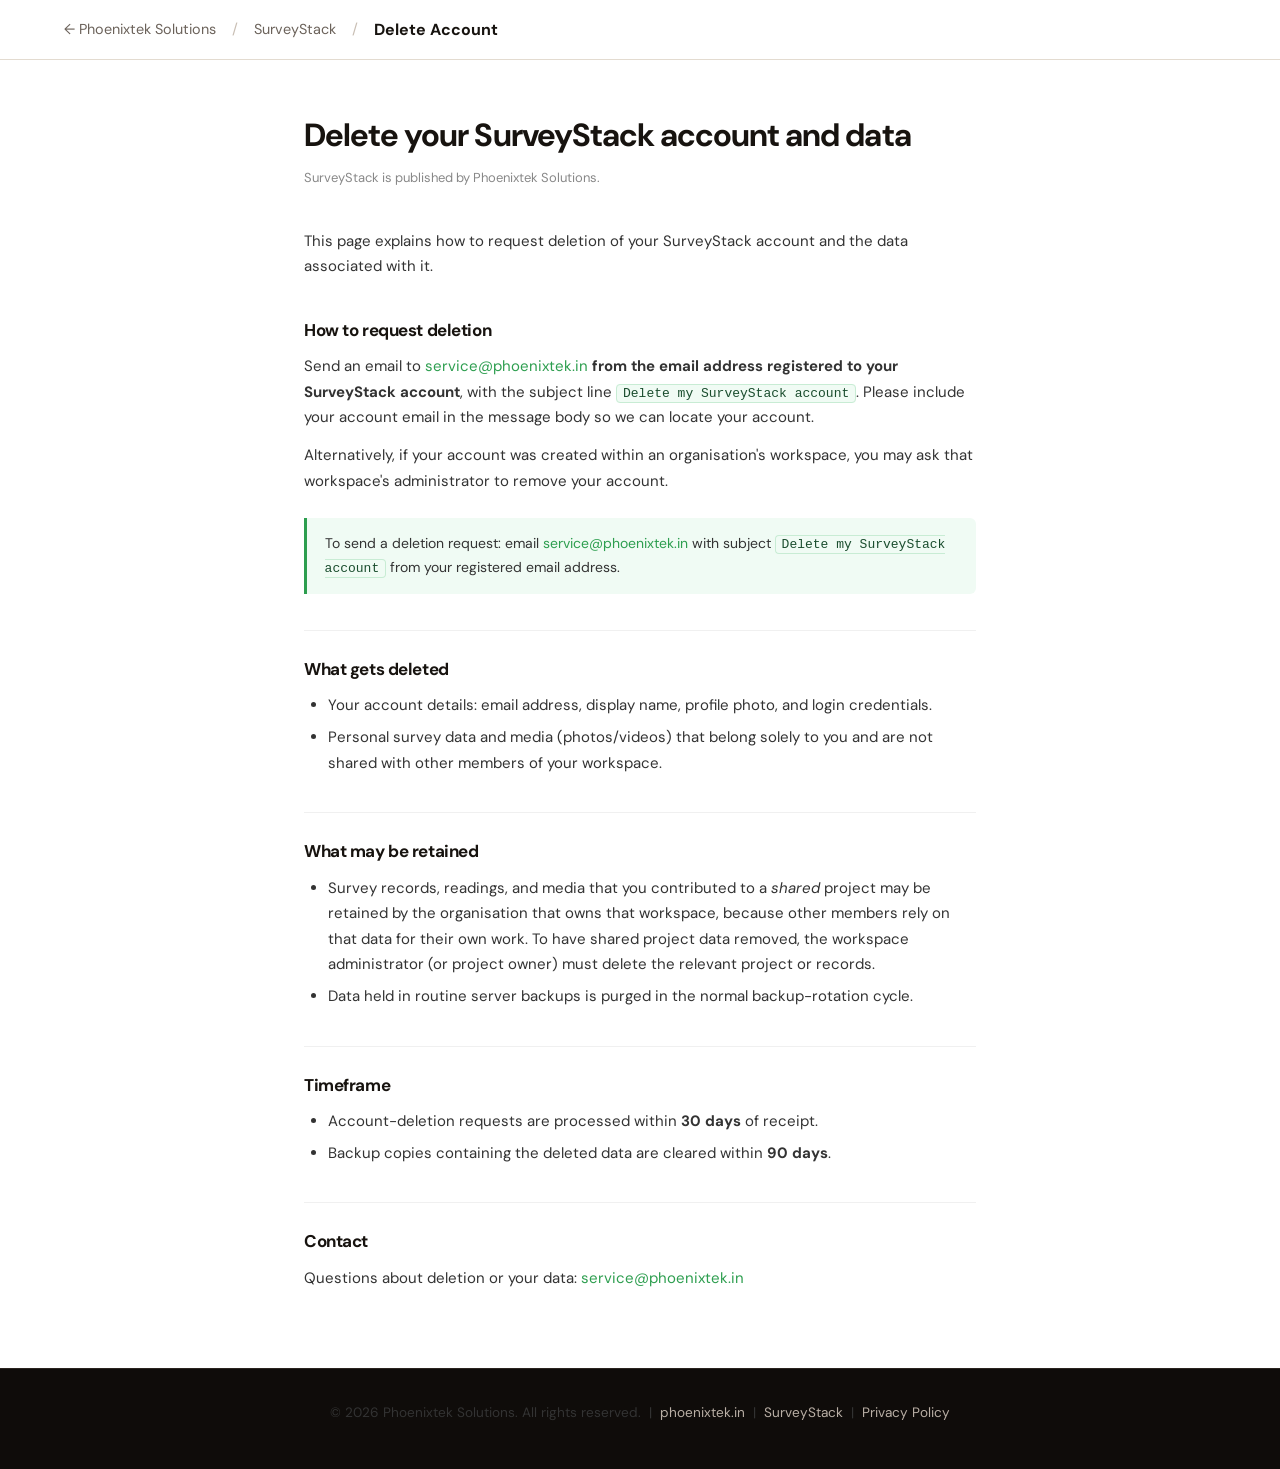
<file: surveystack-account-deletion.html>
<!DOCTYPE html>
<html lang="en">
<head>
  <meta charset="UTF-8">
  <meta name="viewport" content="width=device-width, initial-scale=1.0">
  <title>Delete Your Account — SurveyStack</title>
  <meta name="description" content="How to request deletion of your SurveyStack account and associated data.">
  <meta name="robots" content="index, follow">
  <link rel="canonical" href="https://phoenixtek.in/surveystack-account-deletion.html">
  <style>
    *, *::before, *::after { box-sizing: border-box; }
    body {
      margin: 0;
      font-family: -apple-system, BlinkMacSystemFont, "Segoe UI", Roboto, sans-serif;
      font-size: 15px;
      line-height: 1.7;
      color: #1a1a1a;
      background: #ffffff;
    }
    header {
      background: #1A1A2E;
      padding: 1rem 5%;
      display: flex;
      align-items: center;
      gap: 1rem;
    }
    header a.home { color: #ccc; font-size: 0.9rem; text-decoration: none; }
    header a.home:hover { color: #fff; }
    header span { color: #555; }
    header strong { color: #fff; font-size: 1rem; }
    .pp {
      max-width: 720px;
      margin: 0 auto;
      padding: 3rem 1.5rem 4rem;
    }
    h1 {
      font-size: 28px;
      font-weight: 600;
      margin: 0 0 0.25rem;
      color: #111;
    }
    .meta {
      font-size: 13px;
      color: #888;
      margin: 0 0 2.5rem;
    }
    h2 {
      font-size: 17px;
      font-weight: 600;
      margin: 2.25rem 0 0.6rem;
      color: #111;
      border-top: 1px solid #f0f0f0;
      padding-top: 1.5rem;
    }
    h2:first-of-type { border-top: none; padding-top: 0; }
    p { margin: 0 0 0.8rem; color: #333; }
    ul { margin: 0 0 0.8rem; padding-left: 1.5rem; }
    li { margin-bottom: 0.4rem; color: #333; }
    code {
      font-family: monospace;
      font-size: 13px;
      background: #f0fbf4;
      border: 1px solid #c8ecd4;
      padding: 1px 6px;
      border-radius: 4px;
      color: #1a4d2e;
    }
    a { color: #2d9e4f; text-decoration: none; }
    a:hover { text-decoration: underline; }
    .notice {
      background: #f0fbf4;
      border-left: 3px solid #2d9e4f;
      padding: 0.85rem 1.1rem;
      margin: 1.5rem 0;
      border-radius: 0 6px 6px 0;
      font-size: 14px;
      color: #333;
    }
    footer {
      background: #111;
      color: #666;
      text-align: center;
      padding: 2rem;
      font-size: 0.85rem;
    }
    footer a { color: #888; }
    @media (max-width: 600px) {
      .pp { padding: 2rem 1.25rem 3rem; }
      h1 { font-size: 22px; }
    }
  </style>
  <link rel="preconnect" href="https://fonts.googleapis.com">
  <link rel="preconnect" href="https://fonts.gstatic.com" crossorigin>
  <link href="https://fonts.googleapis.com/css2?family=DM+Sans:wght@400;500;700&family=Instrument+Serif:ital@1&display=swap" rel="stylesheet">
  <link rel="stylesheet" href="css/theme.css?v=4">
</head>
<body>

  <header>
    <a class="home" href="https://phoenixtek.in">← Phoenixtek Solutions</a>
    <span>/</span>
    <a class="home" href="/surveystack.html">SurveyStack</a>
    <span>/</span>
    <strong>Delete Account</strong>
  </header>

  <div class="pp">
    <h1>Delete your SurveyStack account and data</h1>
    <p class="meta">SurveyStack is published by Phoenixtek Solutions.</p>

    <p>This page explains how to request deletion of your SurveyStack account and the data associated with it.</p>

    <h2>How to request deletion</h2>
    <p>Send an email to <a href="mailto:service@phoenixtek.in">service@phoenixtek.in</a>
    <strong>from the email address registered to your SurveyStack account</strong>, with the subject
    line <code>Delete my SurveyStack account</code>. Please include your account email in the message
    body so we can locate your account.</p>
    <p>Alternatively, if your account was created within an organisation's workspace, you may ask that
    workspace's administrator to remove your account.</p>

    <div class="notice">
      To send a deletion request: email <a href="mailto:service@phoenixtek.in">service@phoenixtek.in</a>
      with subject <code>Delete my SurveyStack account</code> from your registered email address.
    </div>

    <h2>What gets deleted</h2>
    <ul>
      <li>Your account details: email address, display name, profile photo, and login credentials.</li>
      <li>Personal survey data and media (photos/videos) that belong solely to you and are not shared
          with other members of your workspace.</li>
    </ul>

    <h2>What may be retained</h2>
    <ul>
      <li>Survey records, readings, and media that you contributed to a <em>shared</em> project may be
          retained by the organisation that owns that workspace, because other members rely on that
          data for their own work. To have shared project data removed, the workspace administrator (or
          project owner) must delete the relevant project or records.</li>
      <li>Data held in routine server backups is purged in the normal backup-rotation cycle.</li>
    </ul>

    <h2>Timeframe</h2>
    <ul>
      <li>Account-deletion requests are processed within <strong>30 days</strong> of receipt.</li>
      <li>Backup copies containing the deleted data are cleared within <strong>90 days</strong>.</li>
    </ul>

    <h2>Contact</h2>
    <p>Questions about deletion or your data:
    <a href="mailto:service@phoenixtek.in">service@phoenixtek.in</a></p>
  </div>

  <footer>
    <p>© 2026 Phoenixtek Solutions. All rights reserved. &nbsp;|&nbsp; <a href="https://phoenixtek.in">phoenixtek.in</a> &nbsp;|&nbsp; <a href="/surveystack.html">SurveyStack</a> &nbsp;|&nbsp; <a href="/surveystack-privacy.html">Privacy Policy</a></p>
  </footer>

</body>
</html>
</file>
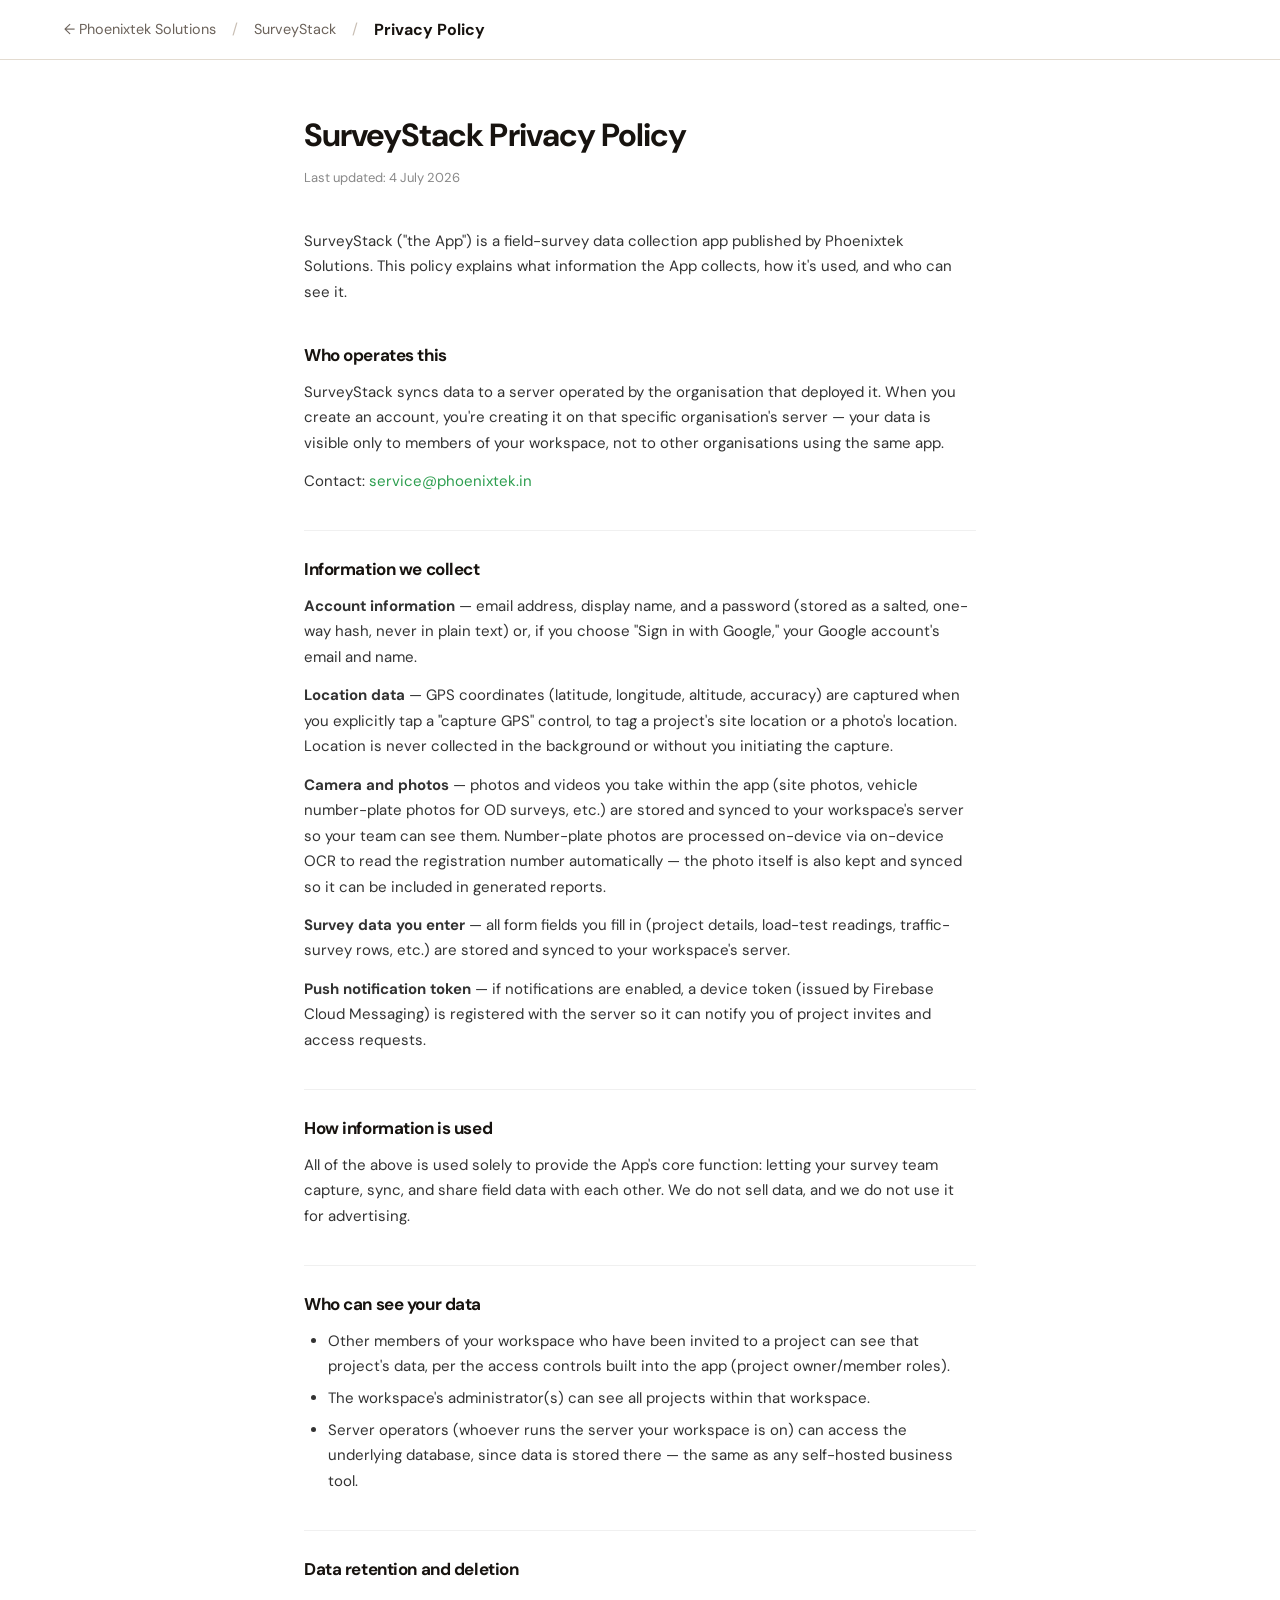
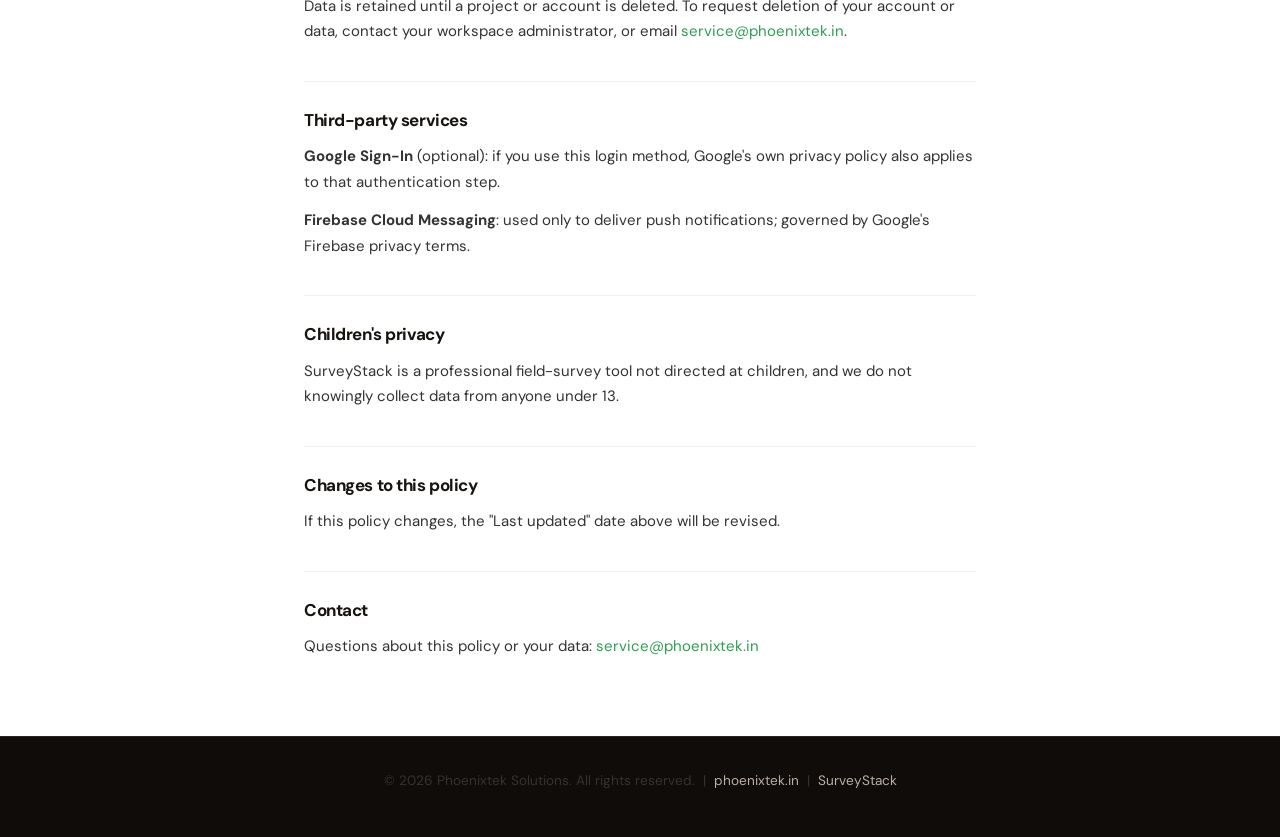
<file: surveystack-privacy.html>
<!DOCTYPE html>
<html lang="en">
<head>
  <meta charset="UTF-8">
  <meta name="viewport" content="width=device-width, initial-scale=1.0">
  <title>Privacy Policy — SurveyStack</title>
  <meta name="description" content="SurveyStack's privacy policy — what data the field survey app collects, how it's used, and who can see it.">
  <meta name="robots" content="index, follow">
  <link rel="canonical" href="https://phoenixtek.in/surveystack-privacy.html">
  <style>
    *, *::before, *::after { box-sizing: border-box; }
    body {
      margin: 0;
      font-family: -apple-system, BlinkMacSystemFont, "Segoe UI", Roboto, sans-serif;
      font-size: 15px;
      line-height: 1.7;
      color: #1a1a1a;
      background: #ffffff;
    }
    header {
      background: #1A1A2E;
      padding: 1rem 5%;
      display: flex;
      align-items: center;
      gap: 1rem;
    }
    header a.home { color: #ccc; font-size: 0.9rem; text-decoration: none; }
    header a.home:hover { color: #fff; }
    header span { color: #555; }
    header strong { color: #fff; font-size: 1rem; }
    .pp {
      max-width: 720px;
      margin: 0 auto;
      padding: 3rem 1.5rem 4rem;
    }
    h1 {
      font-size: 28px;
      font-weight: 600;
      margin: 0 0 0.25rem;
      color: #111;
    }
    .meta {
      font-size: 13px;
      color: #888;
      margin: 0 0 2.5rem;
    }
    h2 {
      font-size: 17px;
      font-weight: 600;
      margin: 2.25rem 0 0.6rem;
      color: #111;
      border-top: 1px solid #f0f0f0;
      padding-top: 1.5rem;
    }
    h2:first-of-type { border-top: none; padding-top: 0; }
    p { margin: 0 0 0.8rem; color: #333; }
    ul { margin: 0 0 0.8rem; padding-left: 1.5rem; }
    li { margin-bottom: 0.4rem; color: #333; }
    a { color: #2d9e4f; text-decoration: none; }
    a:hover { text-decoration: underline; }
    footer {
      background: #111;
      color: #666;
      text-align: center;
      padding: 2rem;
      font-size: 0.85rem;
    }
    footer a { color: #888; }
    @media (max-width: 600px) {
      .pp { padding: 2rem 1.25rem 3rem; }
      h1 { font-size: 22px; }
    }
  </style>
  <link rel="preconnect" href="https://fonts.googleapis.com">
  <link rel="preconnect" href="https://fonts.gstatic.com" crossorigin>
  <link href="https://fonts.googleapis.com/css2?family=DM+Sans:wght@400;500;700&family=Instrument+Serif:ital@1&display=swap" rel="stylesheet">
  <link rel="stylesheet" href="css/theme.css?v=4">
</head>
<body>

  <header>
    <a class="home" href="https://phoenixtek.in">← Phoenixtek Solutions</a>
    <span>/</span>
    <a class="home" href="/surveystack.html">SurveyStack</a>
    <span>/</span>
    <strong>Privacy Policy</strong>
  </header>

  <div class="pp">
    <h1>SurveyStack Privacy Policy</h1>
    <p class="meta">Last updated: 4 July 2026</p>

    <p>SurveyStack ("the App") is a field-survey data collection app published by Phoenixtek
    Solutions. This policy explains what information the App collects, how it's used, and who can
    see it.</p>

    <h2>Who operates this</h2>
    <p>SurveyStack syncs data to a server operated by the organisation that deployed it. When you
    create an account, you're creating it on that specific organisation's server — your data is
    visible only to members of your workspace, not to other organisations using the same app.</p>
    <p>Contact: <a href="mailto:service@phoenixtek.in">service@phoenixtek.in</a></p>

    <h2>Information we collect</h2>
    <p><strong>Account information</strong> — email address, display name, and a password
    (stored as a salted, one-way hash, never in plain text) or, if you choose "Sign in with Google,"
    your Google account's email and name.</p>
    <p><strong>Location data</strong> — GPS coordinates (latitude, longitude, altitude,
    accuracy) are captured when you explicitly tap a "capture GPS" control, to tag a project's site
    location or a photo's location. Location is never collected in the background or without you
    initiating the capture.</p>
    <p><strong>Camera and photos</strong> — photos and videos you take within the app (site
    photos, vehicle number-plate photos for OD surveys, etc.) are stored and synced to your
    workspace's server so your team can see them. Number-plate photos are processed on-device via
    on-device OCR to read the registration number automatically — the photo itself is also kept
    and synced so it can be included in generated reports.</p>
    <p><strong>Survey data you enter</strong> — all form fields you fill in (project details,
    load-test readings, traffic-survey rows, etc.) are stored and synced to your workspace's
    server.</p>
    <p><strong>Push notification token</strong> — if notifications are enabled, a device token
    (issued by Firebase Cloud Messaging) is registered with the server so it can notify you of
    project invites and access requests.</p>

    <h2>How information is used</h2>
    <p>All of the above is used solely to provide the App's core function: letting your survey team
    capture, sync, and share field data with each other. We do not sell data, and we do not use it
    for advertising.</p>

    <h2>Who can see your data</h2>
    <ul>
      <li>Other members of your workspace who have been invited to a project can see that project's
      data, per the access controls built into the app (project owner/member roles).</li>
      <li>The workspace's administrator(s) can see all projects within that workspace.</li>
      <li>Server operators (whoever runs the server your workspace is on) can access the underlying
      database, since data is stored there — the same as any self-hosted business tool.</li>
    </ul>

    <h2>Data retention and deletion</h2>
    <p>Data is retained until a project or account is deleted. To request deletion of your account or
    data, contact your workspace administrator, or email
    <a href="mailto:service@phoenixtek.in">service@phoenixtek.in</a>.</p>

    <h2>Third-party services</h2>
    <p><strong>Google Sign-In</strong> (optional): if you use this login method, Google's own privacy
    policy also applies to that authentication step.</p>
    <p><strong>Firebase Cloud Messaging</strong>: used only to deliver push notifications; governed
    by Google's Firebase privacy terms.</p>

    <h2>Children's privacy</h2>
    <p>SurveyStack is a professional field-survey tool not directed at children, and we do not
    knowingly collect data from anyone under 13.</p>

    <h2>Changes to this policy</h2>
    <p>If this policy changes, the "Last updated" date above will be revised.</p>

    <h2>Contact</h2>
    <p>Questions about this policy or your data:
    <a href="mailto:service@phoenixtek.in">service@phoenixtek.in</a></p>
  </div>

  <footer>
    <p>© 2026 Phoenixtek Solutions. All rights reserved. &nbsp;|&nbsp; <a href="https://phoenixtek.in">phoenixtek.in</a> &nbsp;|&nbsp; <a href="/surveystack.html">SurveyStack</a></p>
  </footer>

</body>
</html>
</file>
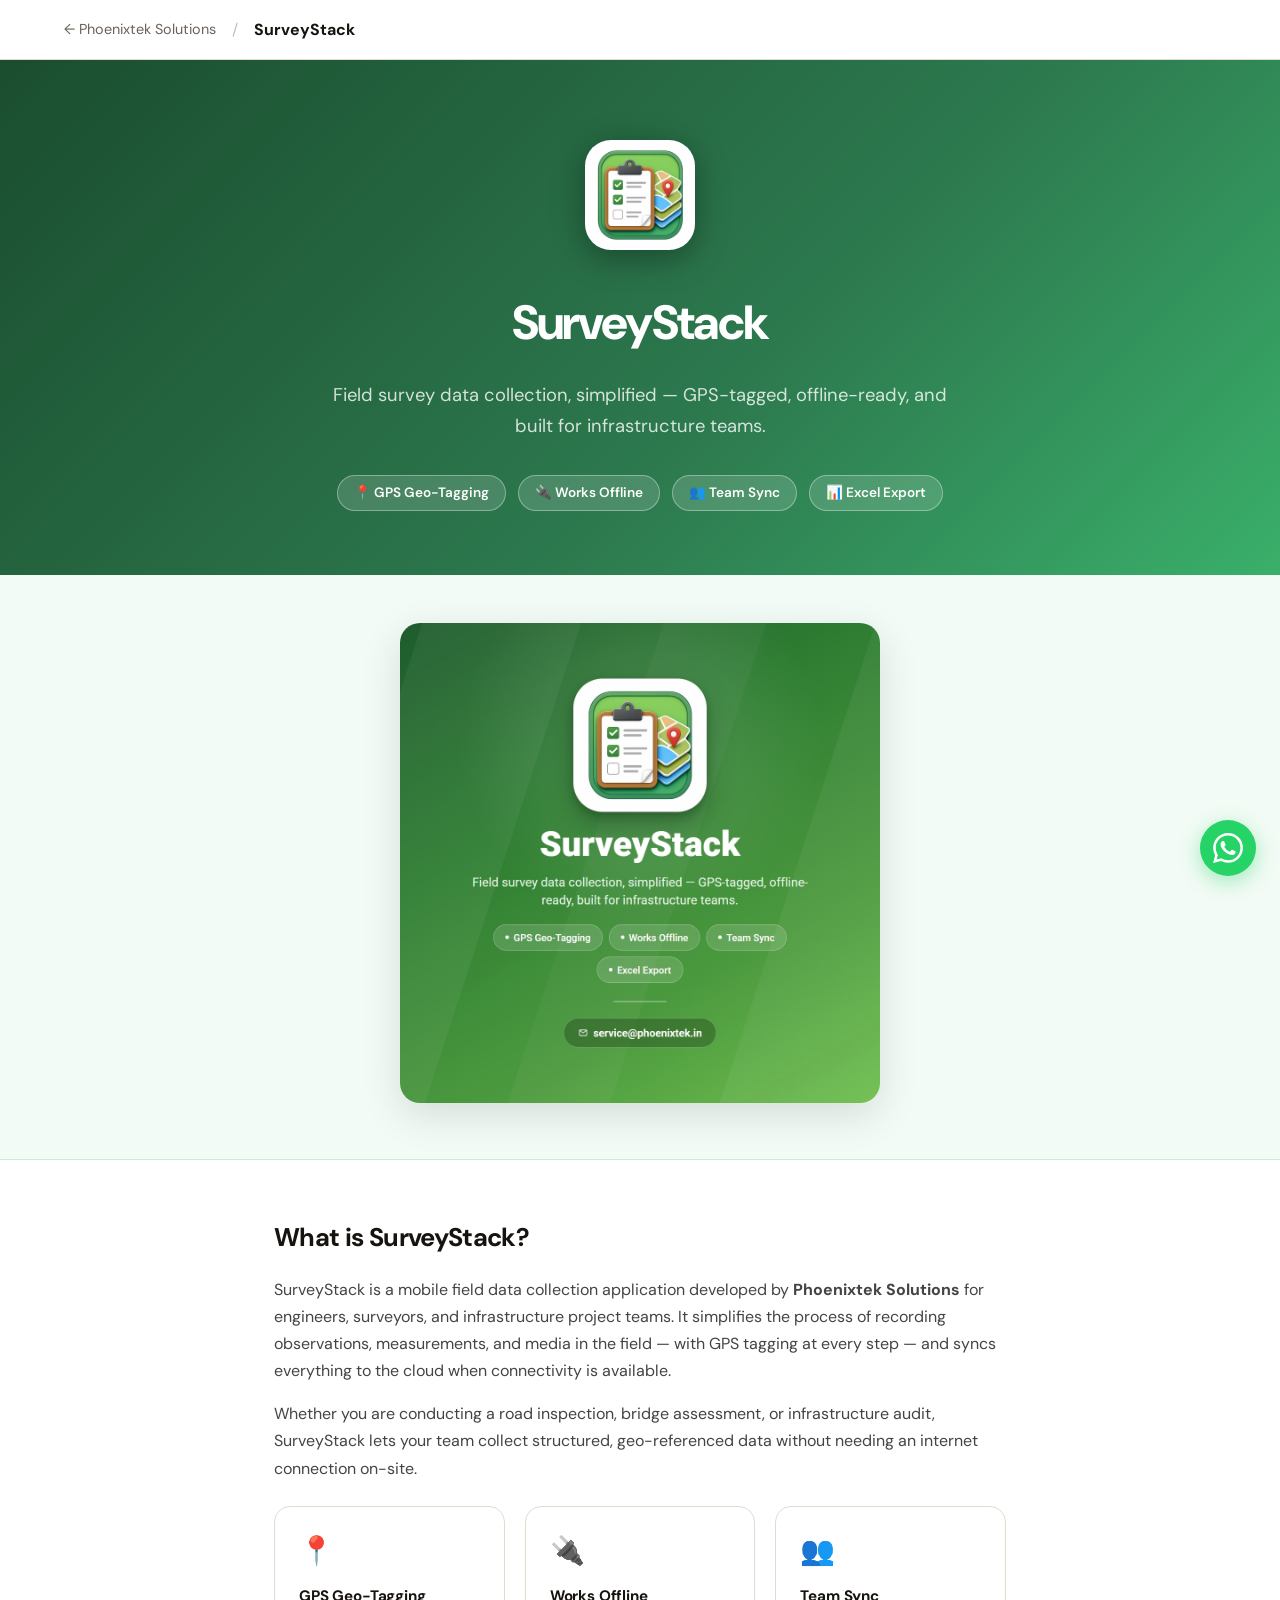
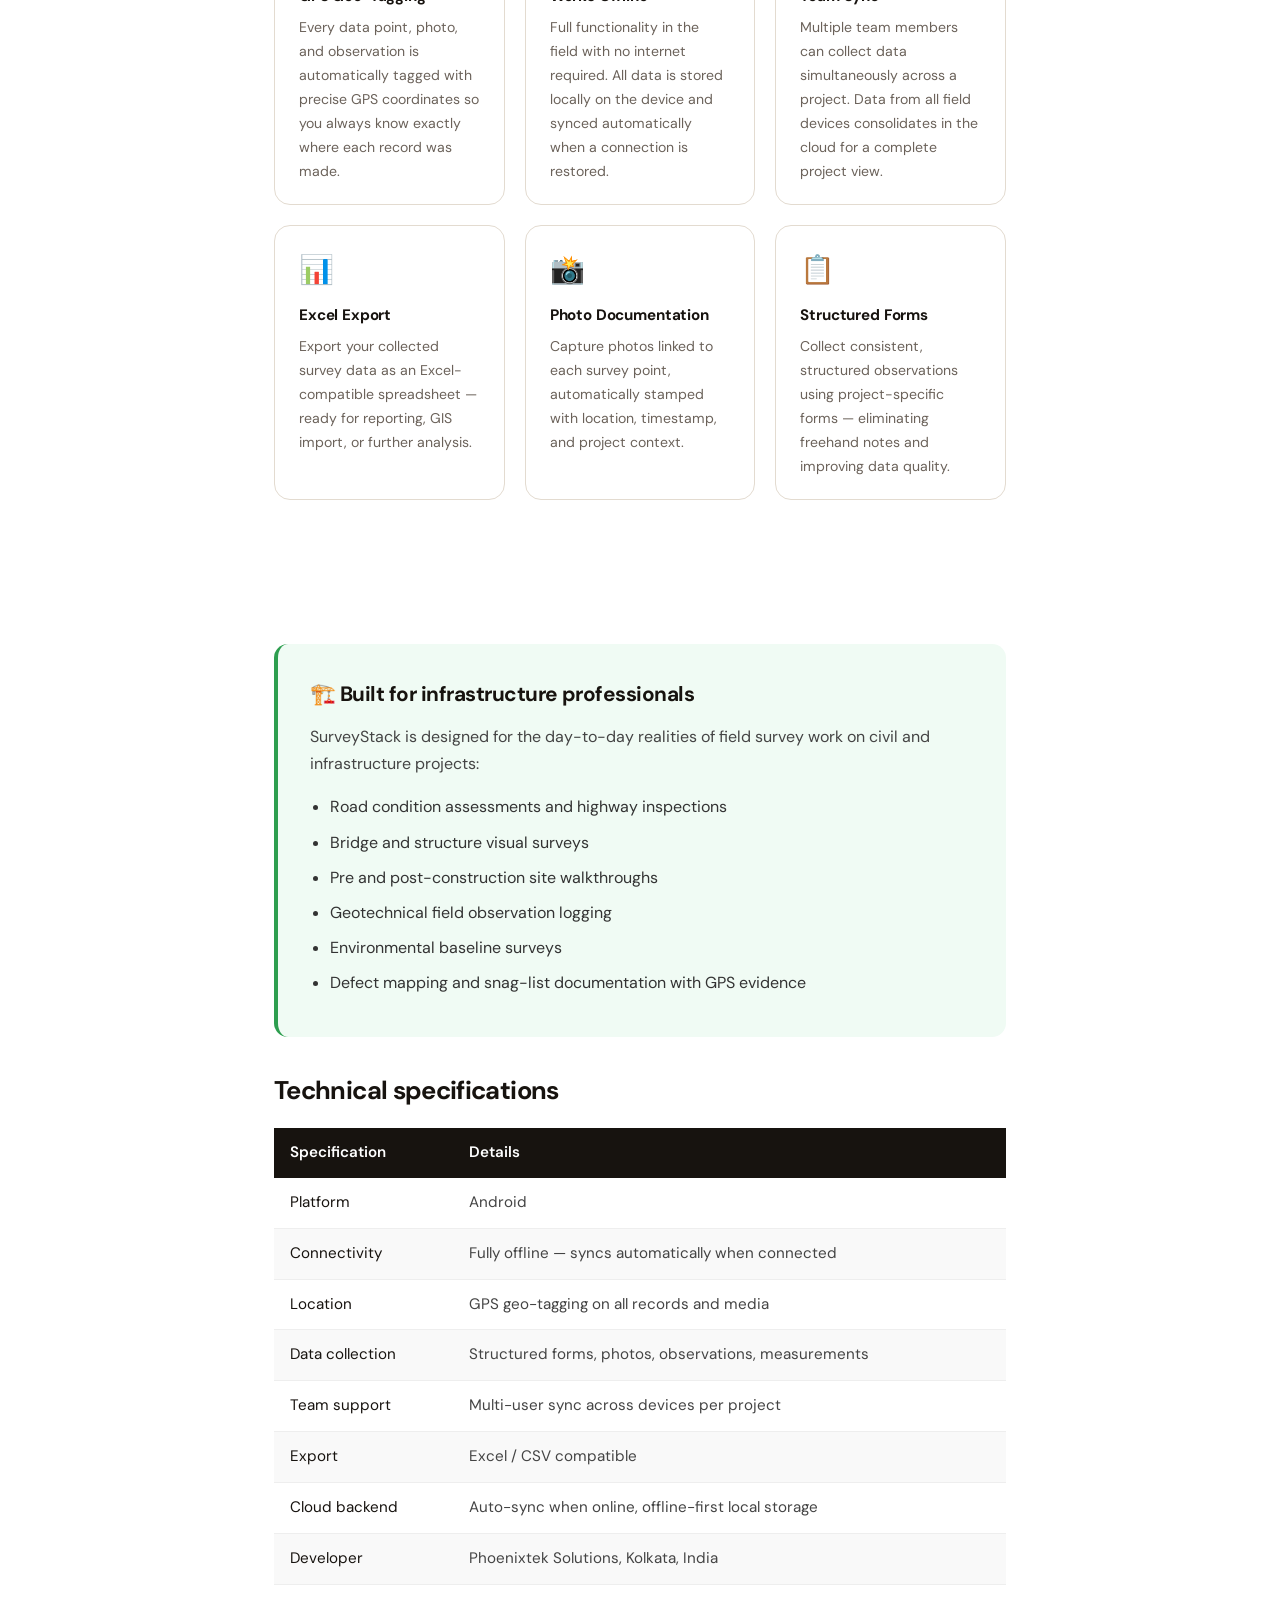
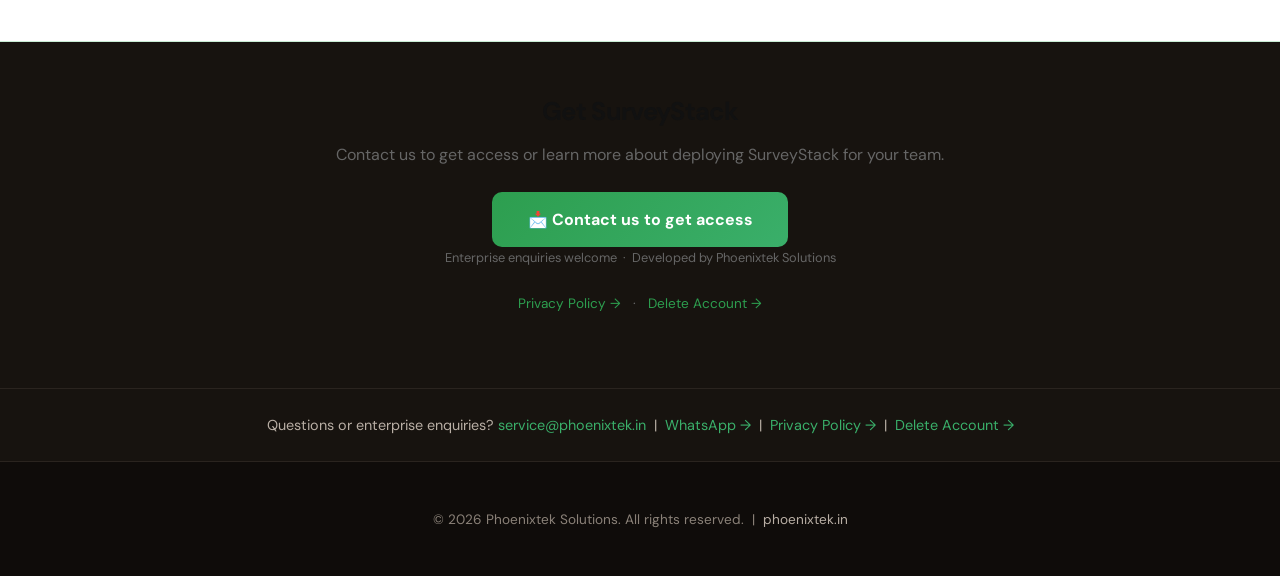
<file: surveystack.html>
<!DOCTYPE html>
<html lang="en">
<head>
  <meta charset="UTF-8">
  <meta name="viewport" content="width=device-width, initial-scale=1.0">
  <title>SurveyStack — Field Survey Data Collection App</title>
  <meta name="description" content="GPS-tagged, offline-ready field survey data collection for infrastructure teams. Collect, sync, and export — no internet needed in the field.">
  <meta name="keywords" content="SurveyStack, field survey data collection app, GPS geo-tagging app, offline survey app, custom ERP, infrastructure survey software India">
  <meta name="author" content="Phoenixtek Solutions">
  <meta name="robots" content="index, follow">
  <link rel="canonical" href="https://phoenixtek.in/surveystack.html">
  <link rel="icon" type="image/x-icon" href="favicon.ico">

  <meta property="og:type" content="website">
  <meta property="og:title" content="SurveyStack — Field Survey Data Collection App">
  <meta property="og:description" content="Field survey data collection, simplified — GPS-tagged, offline-ready, and built for infrastructure teams.">
  <meta property="og:url" content="https://phoenixtek.in/surveystack.html">
  <meta property="og:image" content="https://phoenixtek.in/images/surveystack-icon.jpg">
  <meta property="og:locale" content="en_IN">
  <meta property="og:site_name" content="Phoenixtek Solutions">

  <meta name="twitter:card" content="summary_large_image">
  <meta name="twitter:title" content="SurveyStack — Field Survey Data Collection App">
  <meta name="twitter:description" content="Field survey data collection, simplified — GPS-tagged, offline-ready, and built for infrastructure teams.">
  <meta name="twitter:image" content="https://phoenixtek.in/images/surveystack-icon.jpg">

  <script type="application/ld+json">
  {
    "@context": "https://schema.org",
    "@type": "SoftwareApplication",
    "name": "SurveyStack",
    "applicationCategory": "BusinessApplication",
    "operatingSystem": "Android",
    "description": "Field survey data collection app for infrastructure teams — GPS geo-tagging, structured forms, team sync, offline-first, Excel export.",
    "url": "https://phoenixtek.in/surveystack.html",
    "image": "https://phoenixtek.in/images/surveystack-icon.jpg",
    "publisher": {
      "@type": "Organization",
      "name": "Phoenixtek Solutions",
      "url": "https://phoenixtek.in"
    }
  }
  </script>

  <!-- Google Analytics -->
  <script async src="https://www.googletagmanager.com/gtag/js?id=G-LQZZ7DFTHG"></script>
  <script>
    window.dataLayer = window.dataLayer || [];
    function gtag(){dataLayer.push(arguments);}
    gtag('js', new Date());
    gtag('config', 'G-LQZZ7DFTHG');
  </script>

  <style>
    *, *::before, *::after { box-sizing: border-box; }
    body {
      margin: 0;
      font-family: -apple-system, BlinkMacSystemFont, "Segoe UI", Roboto, sans-serif;
      font-size: 16px;
      line-height: 1.7;
      color: #1a1a1a;
      background: #fff;
    }
    a { color: #2d9e4f; text-decoration: none; }
    a:hover { text-decoration: underline; }

    header {
      background: #1A1A2E;
      padding: 1rem 5%;
      display: flex;
      align-items: center;
      gap: 1rem;
    }
    header a.home { color: #ccc; font-size: 0.9rem; }
    header span { color: #555; }
    header strong { color: #fff; font-size: 1rem; }

    .hero {
      background: linear-gradient(135deg, #1a4d2e 0%, #2d7a4f 60%, #3aaf6a 100%);
      color: white;
      padding: 5rem 5% 4rem;
      text-align: center;
    }
    .hero img {
      width: 110px;
      height: 110px;
      object-fit: contain;
      border-radius: 26px;
      margin-bottom: 1.5rem;
      box-shadow: 0 8px 32px rgba(0,0,0,0.35);
    }

    .flyer-strip {
      background: #f2fbf5;
      padding: 3rem 5%;
      text-align: center;
      border-bottom: 1px solid #c8ecd4;
    }
    .flyer-strip img {
      max-width: 480px;
      width: 100%;
      border-radius: 20px;
      box-shadow: 0 12px 40px rgba(0,0,0,0.12);
    }
    .hero h1 {
      font-size: 3rem;
      font-weight: 800;
      margin: 0 0 1rem;
      color: #fff;
    }
    .hero p {
      font-size: 1.15rem;
      color: rgba(255,255,255,0.8);
      max-width: 620px;
      margin: 0 auto 2rem;
    }
    .badges { display: flex; gap: 0.75rem; justify-content: center; flex-wrap: wrap; }
    .badge {
      display: inline-block;
      background: rgba(255,255,255,0.15);
      border: 1px solid rgba(255,255,255,0.35);
      color: #fff;
      padding: 0.35rem 1rem;
      border-radius: 999px;
      font-size: 0.85rem;
      font-weight: 600;
    }

    .section {
      max-width: 860px;
      margin: 0 auto;
      padding: 3.5rem 5%;
    }
    .section h2 {
      font-size: 1.6rem;
      font-weight: 700;
      color: #111;
      margin: 0 0 1rem;
    }
    .section p { color: #444; margin: 0 0 1rem; }

    .features {
      display: grid;
      grid-template-columns: repeat(auto-fit, minmax(200px, 1fr));
      gap: 1.25rem;
      margin-top: 1.5rem;
    }
    .feature-card {
      background: #f2fbf5;
      border: 1px solid #c8ecd4;
      border-radius: 16px;
      padding: 1.25rem 1.5rem;
    }
    .feature-card .icon { font-size: 1.75rem; margin-bottom: 0.6rem; }
    .feature-card h3 { font-size: 0.95rem; font-weight: 700; margin: 0 0 0.4rem; color: #111; }
    .feature-card p { font-size: 0.88rem; color: #555; margin: 0; }

    .highlight-block {
      background: #f0fbf4;
      border-left: 4px solid #2d9e4f;
      border-radius: 0 12px 12px 0;
      padding: 2rem;
      margin: 2rem 0;
    }
    .highlight-block h2 { color: #1a1a2e; font-size: 1.3rem; margin: 0 0 0.75rem; }
    .highlight-block ul { margin: 0.5rem 0 0; padding-left: 1.25rem; color: #333; }
    .highlight-block ul li { margin-bottom: 0.5rem; }

    .specs-table {
      width: 100%;
      border-collapse: collapse;
      margin-top: 1rem;
      font-size: 0.95rem;
    }
    .specs-table th {
      background: #1a4d2e;
      color: white;
      padding: 0.75rem 1rem;
      text-align: left;
      font-weight: 600;
    }
    .specs-table td {
      padding: 0.75rem 1rem;
      border-bottom: 1px solid #eee;
      color: #444;
    }
    .specs-table tr:nth-child(even) td { background: #f9f9f9; }

    .cta {
      text-align: center;
      padding: 3rem 5%;
      background: linear-gradient(135deg, #f0fbf4, #e8f5e9);
      border-top: 1px solid #c8ecd4;
    }
    .cta h2 { font-size: 1.6rem; margin: 0 0 0.5rem; color: #111; }
    .cta p { color: #666; margin: 0 0 1.5rem; }
    .cta-btn {
      display: inline-block;
      background: linear-gradient(135deg, #2d9e4f, #3aaf6a);
      color: white;
      font-weight: 700;
      font-size: 1rem;
      padding: 0.85rem 2.2rem;
      border-radius: 50px;
      text-decoration: none;
    }
    .cta-btn:hover { text-decoration: none; opacity: 0.9; }
    .cta-note {
      font-size: 0.8rem;
      color: #999;
      margin: 1rem 0 0;
    }

    .support-strip {
      background: #1A1A2E;
      color: #aaa;
      text-align: center;
      padding: 1.5rem;
      font-size: 0.9rem;
    }
    .support-strip a { color: #3aaf6a; }

    footer {
      background: #111;
      color: #666;
      text-align: center;
      padding: 2rem;
      font-size: 0.85rem;
    }
    footer a { color: #888; }

    @media (max-width: 600px) {
      .hero h1 { font-size: 2.2rem; }
    }
  </style>
  <link rel="preconnect" href="https://fonts.googleapis.com">
  <link rel="preconnect" href="https://fonts.gstatic.com" crossorigin>
  <link href="https://fonts.googleapis.com/css2?family=DM+Sans:wght@400;500;700&family=Instrument+Serif:ital@1&display=swap" rel="stylesheet">
  <link rel="stylesheet" href="css/theme.css?v=4">
</head>
<body>

  <header>
    <a class="home" href="https://phoenixtek.in">← Phoenixtek Solutions</a>
    <span>/</span>
    <strong>SurveyStack</strong>
  </header>

  <div class="hero brand-hero">
    <img src="images/surveystack-icon.jpg" alt="SurveyStack Icon">
    <h1>SurveyStack</h1>
    <p>Field survey data collection, simplified — GPS-tagged, offline-ready, and built for infrastructure teams.</p>
    <div class="badges">
      <span class="badge">📍 GPS Geo-Tagging</span>
      <span class="badge">🔌 Works Offline</span>
      <span class="badge">👥 Team Sync</span>
      <span class="badge">📊 Excel Export</span>
    </div>
  </div>

  <div class="flyer-strip">
    <img src="images/surveystack-flyer.jpg" alt="SurveyStack — Field survey data collection app" loading="lazy">
  </div>

  <div class="section">
    <h2>What is SurveyStack?</h2>
    <p>SurveyStack is a mobile field data collection application developed by <strong>Phoenixtek Solutions</strong> for engineers, surveyors, and infrastructure project teams. It simplifies the process of recording observations, measurements, and media in the field — with GPS tagging at every step — and syncs everything to the cloud when connectivity is available.</p>
    <p>Whether you are conducting a road inspection, bridge assessment, or infrastructure audit, SurveyStack lets your team collect structured, geo-referenced data without needing an internet connection on-site.</p>

    <div class="features">
      <div class="feature-card">
        <div class="icon">📍</div>
        <h3>GPS Geo-Tagging</h3>
        <p>Every data point, photo, and observation is automatically tagged with precise GPS coordinates so you always know exactly where each record was made.</p>
      </div>
      <div class="feature-card">
        <div class="icon">🔌</div>
        <h3>Works Offline</h3>
        <p>Full functionality in the field with no internet required. All data is stored locally on the device and synced automatically when a connection is restored.</p>
      </div>
      <div class="feature-card">
        <div class="icon">👥</div>
        <h3>Team Sync</h3>
        <p>Multiple team members can collect data simultaneously across a project. Data from all field devices consolidates in the cloud for a complete project view.</p>
      </div>
      <div class="feature-card">
        <div class="icon">📊</div>
        <h3>Excel Export</h3>
        <p>Export your collected survey data as an Excel-compatible spreadsheet — ready for reporting, GIS import, or further analysis.</p>
      </div>
      <div class="feature-card">
        <div class="icon">📸</div>
        <h3>Photo Documentation</h3>
        <p>Capture photos linked to each survey point, automatically stamped with location, timestamp, and project context.</p>
      </div>
      <div class="feature-card">
        <div class="icon">📋</div>
        <h3>Structured Forms</h3>
        <p>Collect consistent, structured observations using project-specific forms — eliminating freehand notes and improving data quality.</p>
      </div>
    </div>
  </div>

  <div class="section">
    <div class="highlight-block">
      <h2>🏗️ Built for infrastructure professionals</h2>
      <p>SurveyStack is designed for the day-to-day realities of field survey work on civil and infrastructure projects:</p>
      <ul>
        <li>Road condition assessments and highway inspections</li>
        <li>Bridge and structure visual surveys</li>
        <li>Pre and post-construction site walkthroughs</li>
        <li>Geotechnical field observation logging</li>
        <li>Environmental baseline surveys</li>
        <li>Defect mapping and snag-list documentation with GPS evidence</li>
      </ul>
    </div>

    <h2>Technical specifications</h2>
    <table class="specs-table">
      <thead>
        <tr><th>Specification</th><th>Details</th></tr>
      </thead>
      <tbody>
        <tr><td>Platform</td><td>Android</td></tr>
        <tr><td>Connectivity</td><td>Fully offline — syncs automatically when connected</td></tr>
        <tr><td>Location</td><td>GPS geo-tagging on all records and media</td></tr>
        <tr><td>Data collection</td><td>Structured forms, photos, observations, measurements</td></tr>
        <tr><td>Team support</td><td>Multi-user sync across devices per project</td></tr>
        <tr><td>Export</td><td>Excel / CSV compatible</td></tr>
        <tr><td>Cloud backend</td><td>Auto-sync when online, offline-first local storage</td></tr>
        <tr><td>Developer</td><td>Phoenixtek Solutions, Kolkata, India</td></tr>
      </tbody>
    </table>
  </div>

  <div class="cta">
    <h2>Get SurveyStack</h2>
    <p>Contact us to get access or learn more about deploying SurveyStack for your team.</p>
    <a href="mailto:service@phoenixtek.in" class="cta-btn">📩 Contact us to get access</a>
    <p class="cta-note">Enterprise enquiries welcome &nbsp;·&nbsp; Developed by Phoenixtek Solutions</p>
    <p style="margin-top:1.25rem;font-size:0.85rem;">
      <a href="/surveystack-privacy.html" style="color:#2d9e4f;">Privacy Policy →</a>
      &nbsp;&nbsp;·&nbsp;&nbsp;
      <a href="/surveystack-account-deletion.html" style="color:#2d9e4f;">Delete Account →</a>
    </p>
  </div>

  <div class="support-strip">
    Questions or enterprise enquiries? <a href="mailto:service@phoenixtek.in">service@phoenixtek.in</a> &nbsp;|&nbsp; <a href="https://wa.me/919734115880">WhatsApp →</a> &nbsp;|&nbsp; <a href="/surveystack-privacy.html">Privacy Policy →</a> &nbsp;|&nbsp; <a href="/surveystack-account-deletion.html">Delete Account →</a>
  </div>

  <footer>
    <p>© 2026 Phoenixtek Solutions. All rights reserved. &nbsp;|&nbsp; <a href="https://phoenixtek.in">phoenixtek.in</a></p>
  </footer>


<!-- WhatsApp Floating Button -->
<a href="https://wa.me/919734115880?text=Hello%20Phoenixtek%21%20I%20have%20a%20question%20about%20SurveyStack." target="_blank" rel="noopener" aria-label="Chat on WhatsApp" class="whatsapp-btn" title="Chat on WhatsApp">
        <svg viewBox="0 0 24 24" xmlns="http://www.w3.org/2000/svg">
            <path d="M17.472 14.382c-.297-.149-1.758-.867-2.03-.967-.273-.099-.471-.148-.67.15-.197.297-.767.966-.94 1.164-.173.199-.347.223-.644.075-.297-.15-1.255-.463-2.39-1.475-.883-.788-1.48-1.761-1.653-2.059-.173-.297-.018-.458.13-.606.134-.133.298-.347.446-.52.149-.174.198-.298.298-.497.099-.198.05-.371-.025-.52-.075-.149-.669-1.612-.916-2.207-.242-.579-.487-.5-.669-.51-.173-.008-.371-.01-.57-.01-.198 0-.52.074-.792.372-.272.297-1.04 1.016-1.04 2.479 0 1.462 1.065 2.875 1.213 3.074.149.198 2.096 3.2 5.077 4.487.709.306 1.262.489 1.694.625.712.227 1.36.195 1.871.118.571-.085 1.758-.719 2.006-1.413.248-.694.248-1.289.173-1.413-.074-.124-.272-.198-.57-.347m-5.421 7.403h-.004a9.87 9.87 0 01-5.031-1.378l-.361-.214-3.741.982.998-3.648-.235-.374a9.86 9.86 0 01-1.51-5.26c.001-5.45 4.436-9.884 9.888-9.884 2.64 0 5.122 1.03 6.988 2.898a9.825 9.825 0 012.893 6.994c-.003 5.45-4.437 9.884-9.885 9.884m8.413-18.297A11.815 11.815 0 0012.05 0C5.495 0 .16 5.335.157 11.892c0 2.096.547 4.142 1.588 5.945L.057 24l6.305-1.654a11.882 11.882 0 005.683 1.448h.005c6.554 0 11.89-5.335 11.893-11.893a11.821 11.821 0 00-3.48-8.413z"/>
        </svg>
    </a>
</body>
</html>
</file>
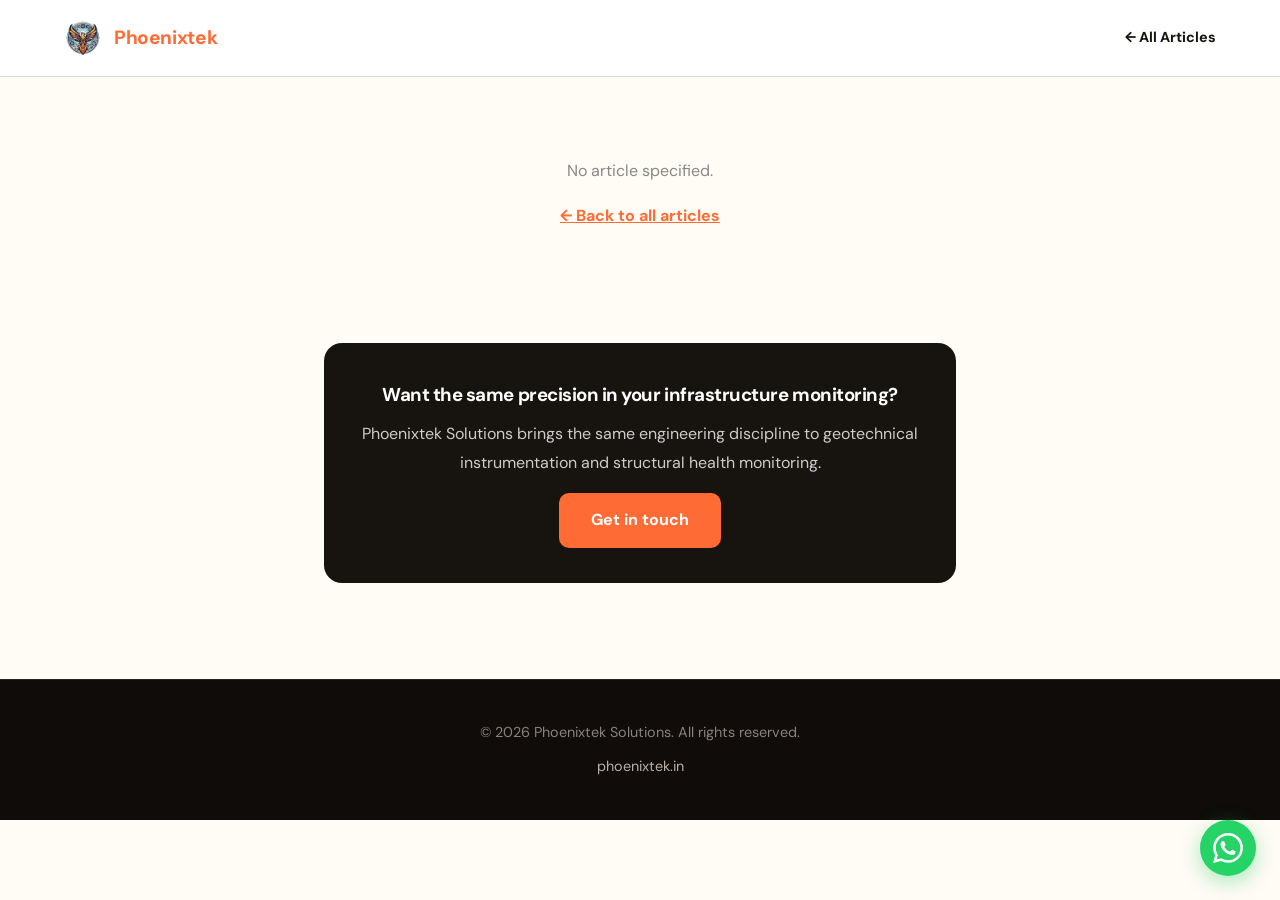
<file: blog/article.html>
<!DOCTYPE html>
<html lang="en">
<head>
<meta charset="UTF-8">
<meta name="viewport" content="width=device-width, initial-scale=1.0">
<title id="page-title">Blog | Phoenixtek Solutions</title>
<meta name="description" content="Articles on geotechnical instrumentation, structural health monitoring, and infrastructure technology from Phoenixtek Solutions.">

<link rel="icon" type="image/x-icon" href="../favicon.ico">
<!-- This template renders a different article per URL hash (client-side, from a Google Sheet) —
     hash fragments aren't crawled as distinct URLs, so this shell itself shouldn't be indexed
     as a single static page. Dedicated posts with real SEO (e.g. mailmind-deep-dive.html) are
     published as their own static files instead. -->
<meta name="robots" content="noindex, follow">
<link rel="canonical" href="https://phoenixtek.in/index.html#blog">

<link href="https://fonts.googleapis.com/css2?family=DM+Sans:wght@400;500;700&family=Instrument+Serif:ital@1&display=swap" rel="stylesheet">
<style>
  :root {
    --primary: #FF6B35;
    --secondary: #F7931E;
    --accent: #00D9FF;
    --dark: #1A1A2E;
  }
  * { margin:0; padding:0; box-sizing:border-box; }
  body {
    font-family:'DM Sans', sans-serif;
    color:#2a2a3d;
    background:#FFFBF5;
    line-height:1.8;
  }
  a { color:var(--primary); }

  .top-bar {
    padding:1.2rem 5%;
    display:flex;
    align-items:center;
    gap:0.75rem;
    background:rgba(255,255,255,0.95);
    backdrop-filter:blur(10px);
    position:sticky;
    top:0;
    z-index:10;
    box-shadow:0 2px 20px rgba(0,0,0,0.05);
  }
  .top-bar img { width:38px; height:38px; object-fit:contain; }
  .top-bar .brand {
    font-family:'DM Sans', sans-serif;
    font-size:1.2rem;
    background:linear-gradient(135deg, var(--primary), var(--secondary));
    -webkit-background-clip:text;
    -webkit-text-fill-color:transparent;
    background-clip:text;
  }
  .top-bar .back {
    margin-left:auto;
    font-weight:700;
    font-size:0.9rem;
    text-decoration:none;
    color:var(--dark);
  }

  .hero {
    max-width:880px;
    margin:0 auto;
    padding:3.5rem 5% 1.5rem;
  }
  .hero .meta {
    font-size:0.85rem;
    text-transform:uppercase;
    letter-spacing:0.08em;
    color:#999;
    margin-bottom:1rem;
  }
  .hero h1 {
    font-family:'DM Sans', sans-serif;
    font-size:clamp(1.7rem, 4vw, 2.5rem);
    line-height:1.3;
    color:var(--dark);
    margin-bottom:1.6rem;
  }
  .hero-image {
    border-radius:20px;
    overflow:hidden;
    box-shadow:0 20px 50px rgba(0,0,0,0.18);
  }
  .hero-image img { width:100%; display:block; }
  .hero-gradient {
    width:100%;
    height:280px;
    border-radius:20px;
    background:linear-gradient(135deg, var(--accent), #9D4EDD);
  }

  article {
    max-width:760px;
    margin:0 auto;
    padding:1rem 5% 3rem;
    font-size:1.08rem;
    color:#3a3a4d;
  }
  #article-text p {
    white-space:pre-line;
    margin-bottom:1.5rem;
  }

  .gallery {
    max-width:880px;
    margin:0 auto;
    padding:0 5% 2rem;
    display:grid;
    grid-template-columns:repeat(auto-fit, minmax(220px, 1fr));
    gap:1rem;
  }
  .gallery img {
    width:100%;
    height:180px;
    object-fit:cover;
    border-radius:14px;
    box-shadow:0 8px 24px rgba(0,0,0,0.12);
  }

  .state-msg {
    max-width:600px;
    margin:5rem auto;
    text-align:center;
    color:#888;
    padding:0 5%;
  }
  .state-msg a { font-weight:700; }

  .cta-box {
    max-width:760px;
    margin:0 auto 4rem;
    padding:2rem 5%;
  }
  .cta-card {
    background:linear-gradient(135deg, var(--dark), #2A2A40);
    color:white;
    border-radius:20px;
    padding:2.2rem;
    text-align:center;
  }
  .cta-card a {
    display:inline-block;
    margin-top:1rem;
    padding:0.8rem 2rem;
    background:linear-gradient(135deg, var(--primary), var(--secondary));
    color:white;
    border-radius:50px;
    font-weight:700;
    text-decoration:none;
  }

  footer {
    background:#0F0F1E;
    color:#999;
    text-align:center;
    padding:2.5rem 5%;
    font-size:0.9rem;
  }
  footer a { color:var(--accent); text-decoration:none; }

  .skeleton-line {
    background:linear-gradient(90deg,#f0eee8 25%,#e8e4dc 50%,#f0eee8 75%);
    background-size:200% 100%;
    animation:shimmer 1.5s infinite;
    border-radius:8px;
    height:1.2rem;
    margin-bottom:1rem;
  }
  @keyframes shimmer { 0%{background-position:-200% 0;} 100%{background-position:200% 0;} }

  @media (max-width:600px) {
    .hero { padding-top:2.5rem; }
    article { font-size:1rem; }
  }
</style>
  <link rel="stylesheet" href="../css/theme.css?v=4">
</head>
<body>

  <div class="top-bar">
    <img src="../logo.webp" alt="Phoenixtek">
    <span class="brand">Phoenixtek</span>
    <a href="../index.html#blog" class="back">← All Articles</a>
  </div>

  <div id="content">
    <div class="hero">
      <div class="skeleton-line" style="width:40%;"></div>
      <div class="skeleton-line" style="height:2.4rem;width:90%;margin-top:0.5rem;"></div>
      <div class="skeleton-line" style="height:2.4rem;width:60%;"></div>
    </div>
  </div>

  <div class="cta-box">
    <div class="cta-card">
      <h3 style="font-family:'DM Sans', sans-serif;">Want the same precision in your infrastructure monitoring?</h3>
      <p style="color:#ccc;margin-top:0.5rem;">Phoenixtek Solutions brings the same engineering discipline to geotechnical instrumentation and structural health monitoring.</p>
      <a href="../index.html#contact">Get in touch</a>
    </div>
  </div>

  <footer>
    <p>&copy; 2026 Phoenixtek Solutions. All rights reserved.</p>
    <p style="margin-top:0.5rem;"><a href="../index.html">phoenixtek.in</a></p>
  </footer>

<script>
  const SPREADSHEET_ID = '14ijRlsRjYNBCmYrUZi6-ap-fnYXFjMBVa10AtXBDhuU';

  // RFC 4180 compliant CSV parser — handles quoted fields with commas and newlines
  function parseCSV(csv) {
    const rows = [];
    let i = 0;
    const n = csv.length;
    while (i < n) {
      const row = [];
      while (i < n) {
        let field = '';
        if (csv[i] === '"') {
          i++;
          while (i < n) {
            if (csv[i] === '"') {
              if (i + 1 < n && csv[i + 1] === '"') { field += '"'; i += 2; }
              else { i++; break; }
            } else { field += csv[i++]; }
          }
        } else {
          while (i < n && csv[i] !== ',' && csv[i] !== '\n' && csv[i] !== '\r') field += csv[i++];
        }
        row.push(field.trim());
        if (i < n && csv[i] === ',') { i++; }
        else { if (i < n && csv[i] === '\r') i++; if (i < n && csv[i] === '\n') i++; break; }
      }
      if (row.length > 0 && !(row.length === 1 && row[0] === '')) rows.push(row);
    }
    if (rows.length === 0) return [];
    const headers = rows[0];
    return rows.slice(1)
      .filter(r => r.some(c => c !== ''))
      .map(r => Object.fromEntries(headers.map((h, idx) => [h, r[idx] ?? ''])));
  }

  function slugify(text) {
    return (text || '').toLowerCase()
      .replace(/[^a-z0-9\s-]/g, '')
      .trim()
      .replace(/\s+/g, '-');
  }

  function he(str) {
    return (str || '').replace(/&/g,'&amp;').replace(/"/g,'&quot;').replace(/</g,'&lt;').replace(/>/g,'&gt;');
  }

  function normalizeURLList(raw) {
    if (!raw) return [];
    return raw.split(/[|,]/).map(u => u.trim()).filter(Boolean);
  }

  function showError(msg) {
    document.getElementById('content').innerHTML =
      `<div class="state-msg"><p>${msg}</p><p style="margin-top:1rem;"><a href="../index.html#blog">← Back to all articles</a></p></div>`;
  }

  async function loadArticle() {
    const slug = decodeURIComponent(window.location.hash.replace(/^#/, ''));
    if (!slug) { showError('No article specified.'); return; }

    try {
      const url = `https://docs.google.com/spreadsheets/d/${SPREADSHEET_ID}/gviz/tq?tqx=out:csv&sheet=BLOG`;
      const response = await fetch(url, { cache: 'no-store' });
      const text = await response.text();
      if (!response.ok || text.trim().startsWith('<') || text.trim() === '') {
        showError('Could not load articles right now. Please try again later.');
        return;
      }

      const posts = parseCSV(text).filter(p => p.Title && p.Title.trim() !== '');
      const post = posts.find(p => slugify(p.Title) === slug);

      if (!post) {
        showError('Article not found. It may have been moved or renamed.');
        return;
      }

      const title = post.Title;
      const meta  = [post.Date, post.Category].filter(Boolean).join(' • ');
      const images = normalizeURLList(post.ImageURL);
      const paragraphs = (post.Excerpt || '').split(/\n\s*\n/).filter(p => p.trim() !== '');

      document.getElementById('page-title').textContent = `${title} | Phoenixtek Solutions`;

      const heroHtml = images.length
        ? `<div class="hero-image"><img src="${he(images[0])}" alt="${he(title)}"></div>`
        : `<div class="hero-gradient"></div>`;

      document.getElementById('content').innerHTML = `
        <div class="hero">
          <div class="meta">${he(meta)}</div>
          <h1>${he(title)}</h1>
          ${heroHtml}
        </div>
        <article>
          <div id="article-text">
            ${paragraphs.map(p => `<p>${he(p)}</p>`).join('')}
          </div>
        </article>
        ${images.length > 1 ? `
        <div class="gallery">
          ${images.slice(1).map(src => `<img src="${he(src)}" alt="${he(title)}" loading="lazy">`).join('')}
        </div>` : ''}
      `;
    } catch (err) {
      showError('Something went wrong loading this article.');
    }
  }

  loadArticle();
</script>


<!-- WhatsApp Floating Button -->
<a href="https://wa.me/919734115880?text=Hello%20Phoenixtek%21%20I%20read%20your%20article%20and%20have%20a%20question." target="_blank" rel="noopener" aria-label="Chat on WhatsApp" class="whatsapp-btn" title="Chat on WhatsApp">
        <svg viewBox="0 0 24 24" xmlns="http://www.w3.org/2000/svg">
            <path d="M17.472 14.382c-.297-.149-1.758-.867-2.03-.967-.273-.099-.471-.148-.67.15-.197.297-.767.966-.94 1.164-.173.199-.347.223-.644.075-.297-.15-1.255-.463-2.39-1.475-.883-.788-1.48-1.761-1.653-2.059-.173-.297-.018-.458.13-.606.134-.133.298-.347.446-.52.149-.174.198-.298.298-.497.099-.198.05-.371-.025-.52-.075-.149-.669-1.612-.916-2.207-.242-.579-.487-.5-.669-.51-.173-.008-.371-.01-.57-.01-.198 0-.52.074-.792.372-.272.297-1.04 1.016-1.04 2.479 0 1.462 1.065 2.875 1.213 3.074.149.198 2.096 3.2 5.077 4.487.709.306 1.262.489 1.694.625.712.227 1.36.195 1.871.118.571-.085 1.758-.719 2.006-1.413.248-.694.248-1.289.173-1.413-.074-.124-.272-.198-.57-.347m-5.421 7.403h-.004a9.87 9.87 0 01-5.031-1.378l-.361-.214-3.741.982.998-3.648-.235-.374a9.86 9.86 0 01-1.51-5.26c.001-5.45 4.436-9.884 9.888-9.884 2.64 0 5.122 1.03 6.988 2.898a9.825 9.825 0 012.893 6.994c-.003 5.45-4.437 9.884-9.885 9.884m8.413-18.297A11.815 11.815 0 0012.05 0C5.495 0 .16 5.335.157 11.892c0 2.096.547 4.142 1.588 5.945L.057 24l6.305-1.654a11.882 11.882 0 005.683 1.448h.005c6.554 0 11.89-5.335 11.893-11.893a11.821 11.821 0 00-3.48-8.413z"/>
        </svg>
    </a>
</body>
</html>
</file>
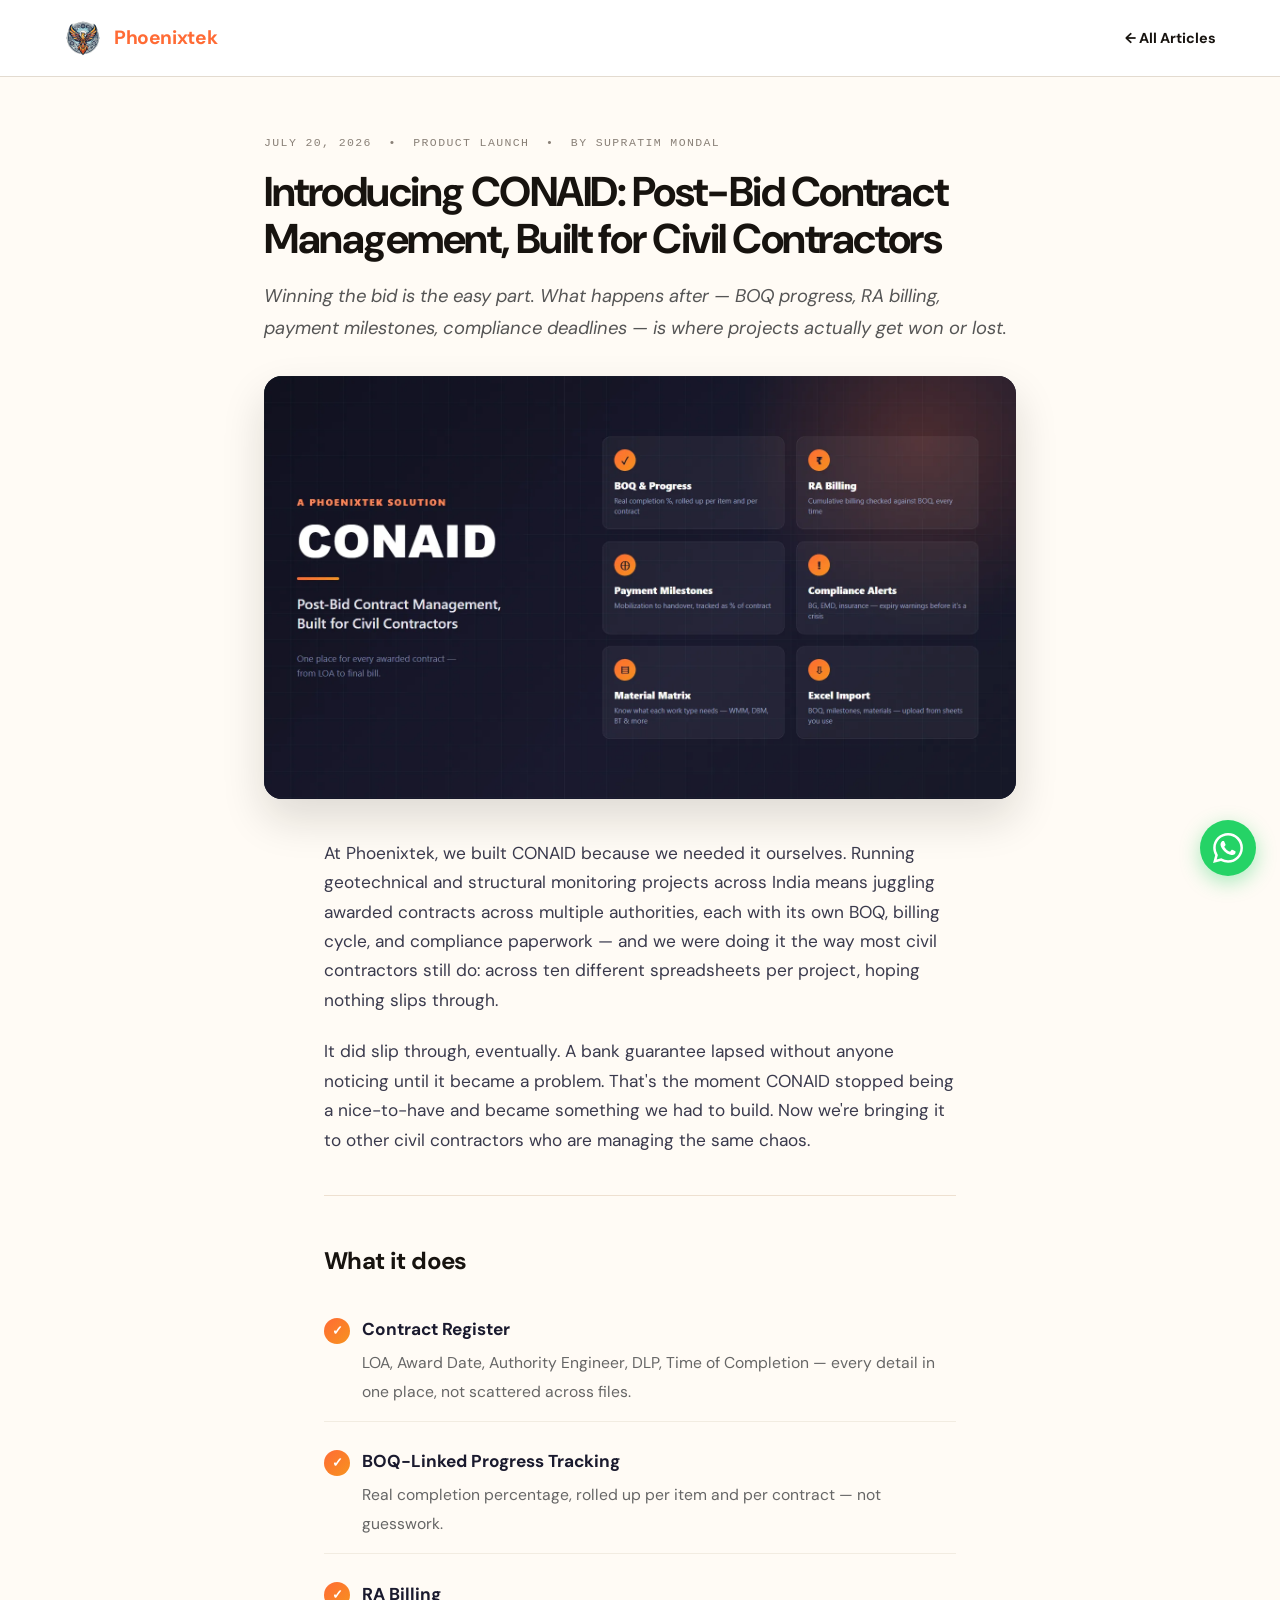
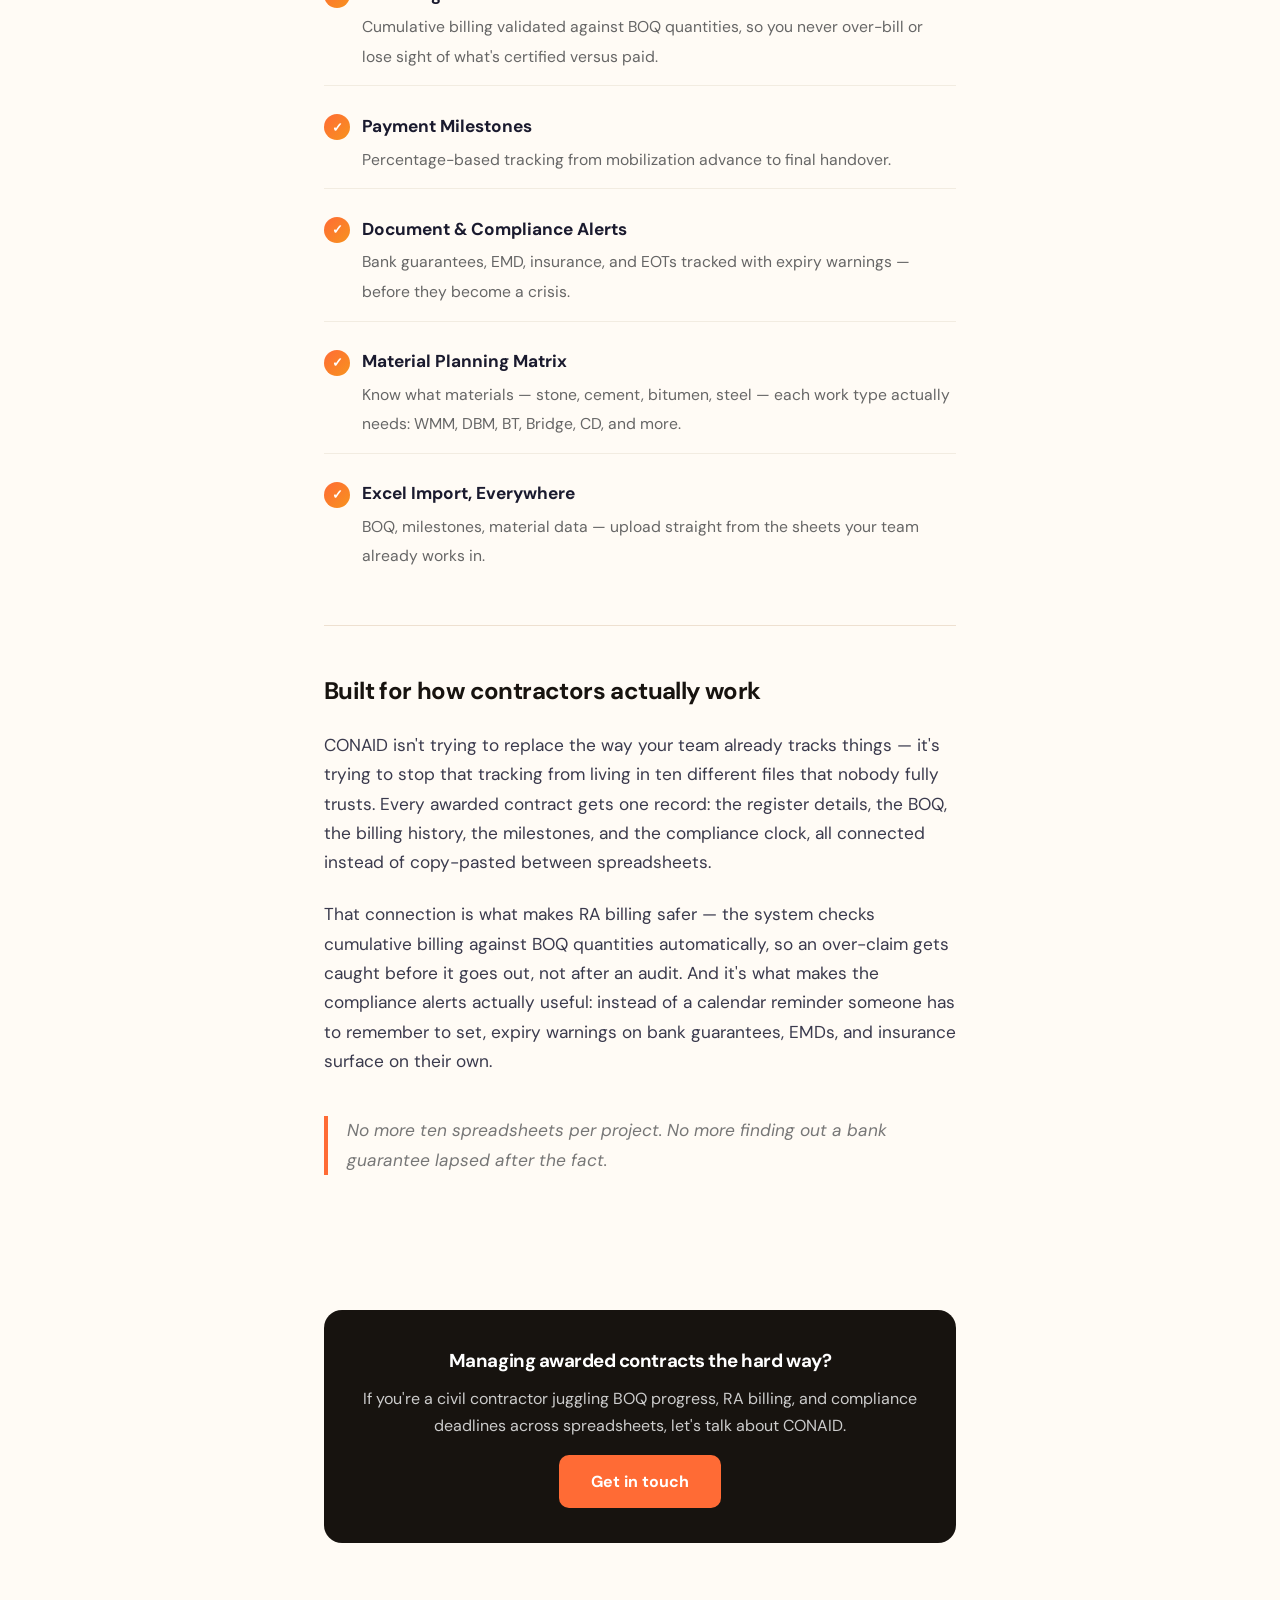
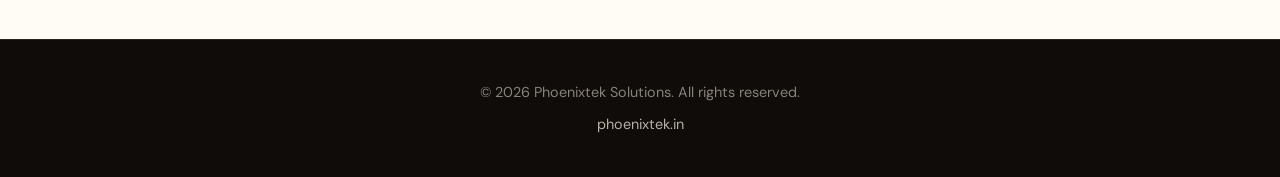
<file: blog/conaid-launch.html>
<!DOCTYPE html>
<html lang="en">
<head>
<meta charset="UTF-8">
<meta name="viewport" content="width=device-width, initial-scale=1.0">
<title>CONAID: Post-Bid Contract Management for Contractors</title>

<link rel="icon" type="image/x-icon" href="../favicon.ico">
<meta name="description" content="CONAID tracks BOQ progress, RA billing, payment milestones, and compliance deadlines for civil contractors managing awarded contracts.">
<meta name="author" content="Supratim Mondal">
<meta name="robots" content="index, follow">
<link rel="canonical" href="https://phoenixtek.in/blog/conaid-launch.html">

<meta property="og:type" content="article">
<meta property="og:title" content="Introducing CONAID: Post-Bid Contract Management, Built for Civil Contractors">
<meta property="og:description" content="Winning the bid is the easy part. CONAID tracks BOQ progress, RA billing, payment milestones, and compliance deadlines in one place — before they become a crisis.">
<meta property="og:url" content="https://phoenixtek.in/blog/conaid-launch.html">
<meta property="og:image" content="https://phoenixtek.in/images/blog-conaid/hero.png">

<meta name="twitter:card" content="summary_large_image">
<meta name="twitter:title" content="Introducing CONAID: Post-Bid Contract Management, Built for Civil Contractors">
<meta name="twitter:description" content="Winning the bid is the easy part. CONAID tracks BOQ progress, RA billing, payment milestones, and compliance deadlines in one place — before they become a crisis.">
<meta name="twitter:image" content="https://phoenixtek.in/images/blog-conaid/hero.png">

<script type="application/ld+json">
{
  "@context": "https://schema.org",
  "@type": "BlogPosting",
  "headline": "Introducing CONAID: Post-Bid Contract Management, Built for Civil Contractors",
  "description": "CONAID tracks BOQ progress, RA billing, payment milestones, and compliance deadlines in one place — built by Phoenixtek for civil contractors managing awarded contracts.",
  "image": "https://phoenixtek.in/images/blog-conaid/hero.png",
  "datePublished": "2026-07-20",
  "author": { "@type": "Person", "name": "Supratim Mondal" },
  "publisher": {
    "@type": "Organization",
    "name": "Phoenixtek Solutions",
    "logo": { "@type": "ImageObject", "url": "https://phoenixtek.in/logo.webp" }
  },
  "mainEntityOfPage": "https://phoenixtek.in/blog/conaid-launch.html"
}
</script>

<!-- Google Analytics -->
<script async src="https://www.googletagmanager.com/gtag/js?id=G-LQZZ7DFTHG"></script>
<script>
  window.dataLayer = window.dataLayer || [];
  function gtag(){dataLayer.push(arguments);}
  gtag('js', new Date());
  gtag('config', 'G-LQZZ7DFTHG');
</script>

<link href="https://fonts.googleapis.com/css2?family=DM+Sans:wght@400;500;700&family=Instrument+Serif:ital@1&display=swap" rel="stylesheet">
<style>
  :root {
    --primary: #FF6B35;
    --secondary: #F7931E;
    --accent: #00D9FF;
    --dark: #1A1A2E;
    --purple: #9D4EDD;
    --green: #06FFA5;
  }
  * { margin:0; padding:0; box-sizing:border-box; }
  body {
    font-family:'DM Sans', sans-serif;
    color:#2a2a3d;
    background:#FFFBF5;
    line-height:1.7;
  }
  a { color:var(--primary); }

  .top-bar {
    padding:1.2rem 5%;
    display:flex;
    align-items:center;
    gap:0.75rem;
    background:rgba(255,255,255,0.95);
    backdrop-filter:blur(10px);
    position:sticky;
    top:0;
    z-index:10;
    box-shadow:0 2px 20px rgba(0,0,0,0.05);
  }
  .top-bar img { width:38px; height:38px; object-fit:contain; }
  .top-bar .brand {
    font-family:'DM Sans', sans-serif;
    font-size:1.2rem;
    background:linear-gradient(135deg, var(--primary), var(--secondary));
    -webkit-background-clip:text;
    -webkit-text-fill-color:transparent;
    background-clip:text;
  }
  .top-bar .back {
    margin-left:auto;
    font-weight:700;
    font-size:0.9rem;
    text-decoration:none;
    color:var(--dark);
  }

  .hero {
    max-width:880px;
    margin:0 auto;
    padding:3.5rem 5% 1.5rem;
  }
  .hero .meta {
    font-size:0.85rem;
    text-transform:uppercase;
    letter-spacing:0.08em;
    color:#999;
    margin-bottom:1rem;
  }
  .hero h1 {
    font-family:'DM Sans', sans-serif;
    font-size:clamp(1.8rem, 4vw, 2.6rem);
    line-height:1.25;
    color:var(--dark);
    margin-bottom:1.2rem;
  }
  .hero .dek {
    font-size:1.15rem;
    color:#555;
    font-style:italic;
    margin-bottom:2rem;
  }
  .hero-image {
    border-radius:20px;
    overflow:hidden;
    box-shadow:0 20px 50px rgba(0,0,0,0.18);
    background:#0f172a;
  }
  .hero-image img { width:100%; display:block; }

  article {
    max-width:760px;
    margin:0 auto;
    padding:1rem 5% 5rem;
    font-size:1.08rem;
    color:#3a3a4d;
  }
  article p { margin-bottom:1.4rem; }
  article h2 {
    font-family:'DM Sans', sans-serif;
    font-size:1.5rem;
    color:var(--dark);
    margin:2.8rem 0 1.2rem;
  }
  article ul, article ol {
    margin:0 0 1.4rem 1.4rem;
  }
  article li { margin-bottom:0.7rem; }
  article strong { color:var(--dark); }
  article hr {
    border:none;
    border-top:1px solid #eee0d0;
    margin:2.5rem 0;
  }

  .feature-list { list-style:none; margin:0 0 1.4rem; }
  .feature-list li {
    display:flex;
    gap:0.75rem;
    align-items:flex-start;
    padding:0.9rem 0;
    border-bottom:1px solid #f2ece1;
  }
  .feature-list li:last-child { border-bottom:none; }
  .feature-list .check {
    flex-shrink:0;
    width:26px; height:26px;
    border-radius:50%;
    background:linear-gradient(135deg, var(--primary), var(--secondary));
    color:white;
    display:flex; align-items:center; justify-content:center;
    font-size:0.8rem;
    font-weight:700;
    margin-top:0.15rem;
  }
  .feature-list strong { display:block; color:var(--dark); margin-bottom:0.2rem; }
  .feature-list span.desc { color:#666; font-size:0.98rem; }

  .closing {
    font-style:italic;
    color:#777;
    border-left:4px solid var(--primary);
    padding-left:1.2rem;
    margin-top:2.5rem;
  }

  .cta-box {
    max-width:760px;
    margin:0 auto 4rem;
    padding:2rem 5%;
  }
  .cta-card {
    background:linear-gradient(135deg, var(--dark), #2A2A40);
    color:white;
    border-radius:20px;
    padding:2.2rem;
    text-align:center;
  }
  .cta-card a {
    display:inline-block;
    margin-top:1rem;
    padding:0.8rem 2rem;
    background:linear-gradient(135deg, var(--primary), var(--secondary));
    color:white;
    border-radius:50px;
    font-weight:700;
    text-decoration:none;
  }

  footer {
    background:#0F0F1E;
    color:#999;
    text-align:center;
    padding:2.5rem 5%;
    font-size:0.9rem;
  }
  footer a { color:var(--accent); text-decoration:none; }

  @media (max-width:600px) {
    .hero { padding-top:2.5rem; }
    article { font-size:1rem; }
  }
</style>
  <link rel="stylesheet" href="../css/theme.css?v=4">
</head>
<body>

  <div class="top-bar">
    <img src="../logo.webp" alt="Phoenixtek">
    <span class="brand">Phoenixtek</span>
    <a href="../index.html#blog" class="back">← All Articles</a>
  </div>

  <div class="hero">
    <div class="meta">July 20, 2026 &nbsp;•&nbsp; Product Launch &nbsp;•&nbsp; By Supratim Mondal</div>
    <h1>Introducing CONAID: Post-Bid Contract Management, Built for Civil Contractors</h1>
    <p class="dek">Winning the bid is the easy part. What happens after — BOQ progress, RA billing, payment milestones, compliance deadlines — is where projects actually get won or lost.</p>
    <div class="hero-image"><img src="../images/blog-conaid/hero.webp" alt="CONAID — Post-Bid Contract Management, Built for Civil Contractors"></div>
  </div>

  <article>

    <p>At Phoenixtek, we built CONAID because we needed it ourselves. Running geotechnical and structural monitoring projects across India means juggling awarded contracts across multiple authorities, each with its own BOQ, billing cycle, and compliance paperwork — and we were doing it the way most civil contractors still do: across ten different spreadsheets per project, hoping nothing slips through.</p>

    <p>It did slip through, eventually. A bank guarantee lapsed without anyone noticing until it became a problem. That's the moment CONAID stopped being a nice-to-have and became something we had to build. Now we're bringing it to other civil contractors who are managing the same chaos.</p>

    <hr>

    <h2>What it does</h2>

    <ul class="feature-list">
      <li>
        <span class="check">✓</span>
        <div><strong>Contract Register</strong><span class="desc">LOA, Award Date, Authority Engineer, DLP, Time of Completion — every detail in one place, not scattered across files.</span></div>
      </li>
      <li>
        <span class="check">✓</span>
        <div><strong>BOQ-Linked Progress Tracking</strong><span class="desc">Real completion percentage, rolled up per item and per contract — not guesswork.</span></div>
      </li>
      <li>
        <span class="check">✓</span>
        <div><strong>RA Billing</strong><span class="desc">Cumulative billing validated against BOQ quantities, so you never over-bill or lose sight of what's certified versus paid.</span></div>
      </li>
      <li>
        <span class="check">✓</span>
        <div><strong>Payment Milestones</strong><span class="desc">Percentage-based tracking from mobilization advance to final handover.</span></div>
      </li>
      <li>
        <span class="check">✓</span>
        <div><strong>Document &amp; Compliance Alerts</strong><span class="desc">Bank guarantees, EMD, insurance, and EOTs tracked with expiry warnings — before they become a crisis.</span></div>
      </li>
      <li>
        <span class="check">✓</span>
        <div><strong>Material Planning Matrix</strong><span class="desc">Know what materials — stone, cement, bitumen, steel — each work type actually needs: WMM, DBM, BT, Bridge, CD, and more.</span></div>
      </li>
      <li>
        <span class="check">✓</span>
        <div><strong>Excel Import, Everywhere</strong><span class="desc">BOQ, milestones, material data — upload straight from the sheets your team already works in.</span></div>
      </li>
    </ul>

    <hr>

    <h2>Built for how contractors actually work</h2>
    <p>CONAID isn't trying to replace the way your team already tracks things — it's trying to stop that tracking from living in ten different files that nobody fully trusts. Every awarded contract gets one record: the register details, the BOQ, the billing history, the milestones, and the compliance clock, all connected instead of copy-pasted between spreadsheets.</p>
    <p>That connection is what makes RA billing safer — the system checks cumulative billing against BOQ quantities automatically, so an over-claim gets caught before it goes out, not after an audit. And it's what makes the compliance alerts actually useful: instead of a calendar reminder someone has to remember to set, expiry warnings on bank guarantees, EMDs, and insurance surface on their own.</p>

    <p class="closing">No more ten spreadsheets per project. No more finding out a bank guarantee lapsed after the fact.</p>

  </article>

  <div class="cta-box">
    <div class="cta-card">
      <h3 style="font-family:'DM Sans', sans-serif;">Managing awarded contracts the hard way?</h3>
      <p style="color:#ccc;margin-top:0.5rem;">If you're a civil contractor juggling BOQ progress, RA billing, and compliance deadlines across spreadsheets, let's talk about CONAID.</p>
      <a href="../index.html#contact">Get in touch</a>
    </div>
  </div>

  <footer>
    <p>&copy; 2026 Phoenixtek Solutions. All rights reserved.</p>
    <p style="margin-top:0.5rem;"><a href="../index.html">phoenixtek.in</a></p>
  </footer>


<!-- WhatsApp Floating Button -->
<a href="https://wa.me/919734115880?text=Hello%20Phoenixtek%21%20I%20have%20a%20question%20about%20CONAID." target="_blank" rel="noopener" aria-label="Chat on WhatsApp" class="whatsapp-btn" title="Chat on WhatsApp">
        <svg viewBox="0 0 24 24" xmlns="http://www.w3.org/2000/svg">
            <path d="M17.472 14.382c-.297-.149-1.758-.867-2.03-.967-.273-.099-.471-.148-.67.15-.197.297-.767.966-.94 1.164-.173.199-.347.223-.644.075-.297-.15-1.255-.463-2.39-1.475-.883-.788-1.48-1.761-1.653-2.059-.173-.297-.018-.458.13-.606.134-.133.298-.347.446-.52.149-.174.198-.298.298-.497.099-.198.05-.371-.025-.52-.075-.149-.669-1.612-.916-2.207-.242-.579-.487-.5-.669-.51-.173-.008-.371-.01-.57-.01-.198 0-.52.074-.792.372-.272.297-1.04 1.016-1.04 2.479 0 1.462 1.065 2.875 1.213 3.074.149.198 2.096 3.2 5.077 4.487.709.306 1.262.489 1.694.625.712.227 1.36.195 1.871.118.571-.085 1.758-.719 2.006-1.413.248-.694.248-1.289.173-1.413-.074-.124-.272-.198-.57-.347m-5.421 7.403h-.004a9.87 9.87 0 01-5.031-1.378l-.361-.214-3.741.982.998-3.648-.235-.374a9.86 9.86 0 01-1.51-5.26c.001-5.45 4.436-9.884 9.888-9.884 2.64 0 5.122 1.03 6.988 2.898a9.825 9.825 0 012.893 6.994c-.003 5.45-4.437 9.884-9.885 9.884m8.413-18.297A11.815 11.815 0 0012.05 0C5.495 0 .16 5.335.157 11.892c0 2.096.547 4.142 1.588 5.945L.057 24l6.305-1.654a11.882 11.882 0 005.683 1.448h.005c6.554 0 11.89-5.335 11.893-11.893a11.821 11.821 0 00-3.48-8.413z"/>
        </svg>
    </a>
</body>
</html>
</file>
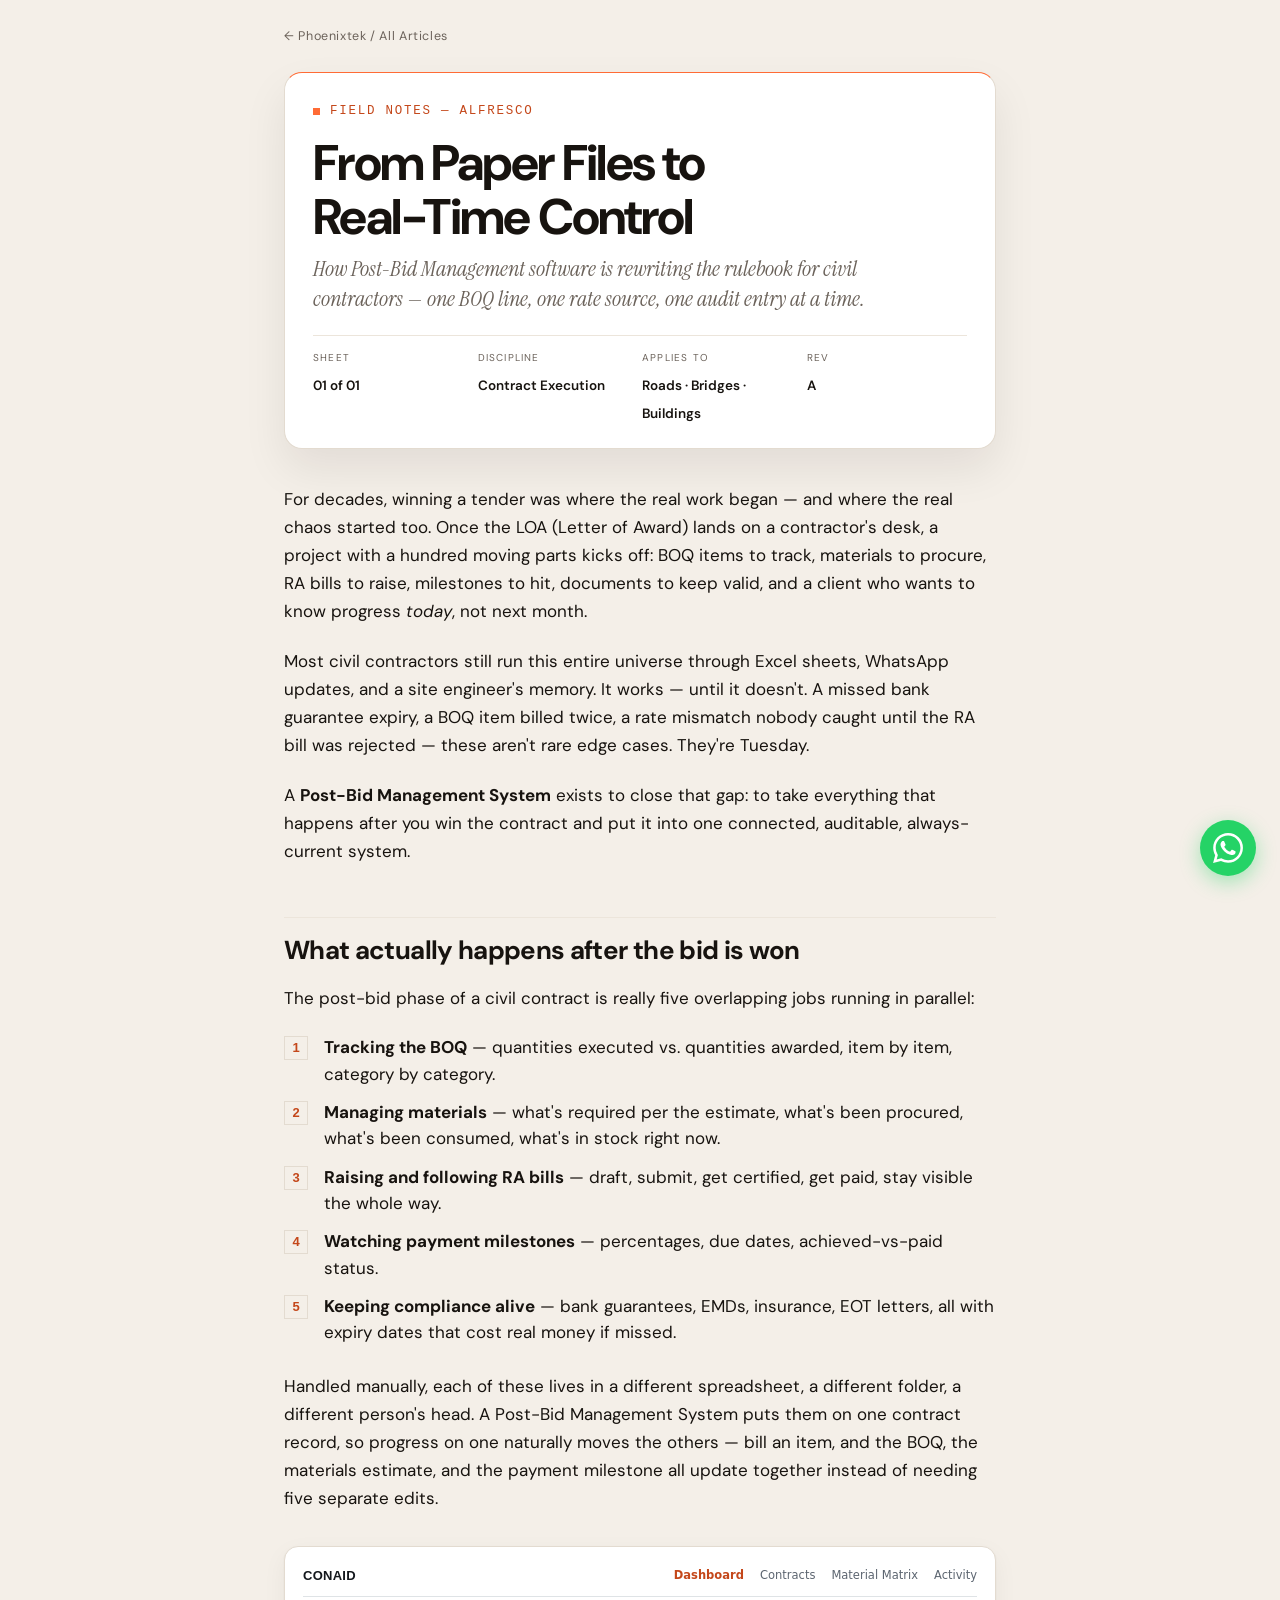
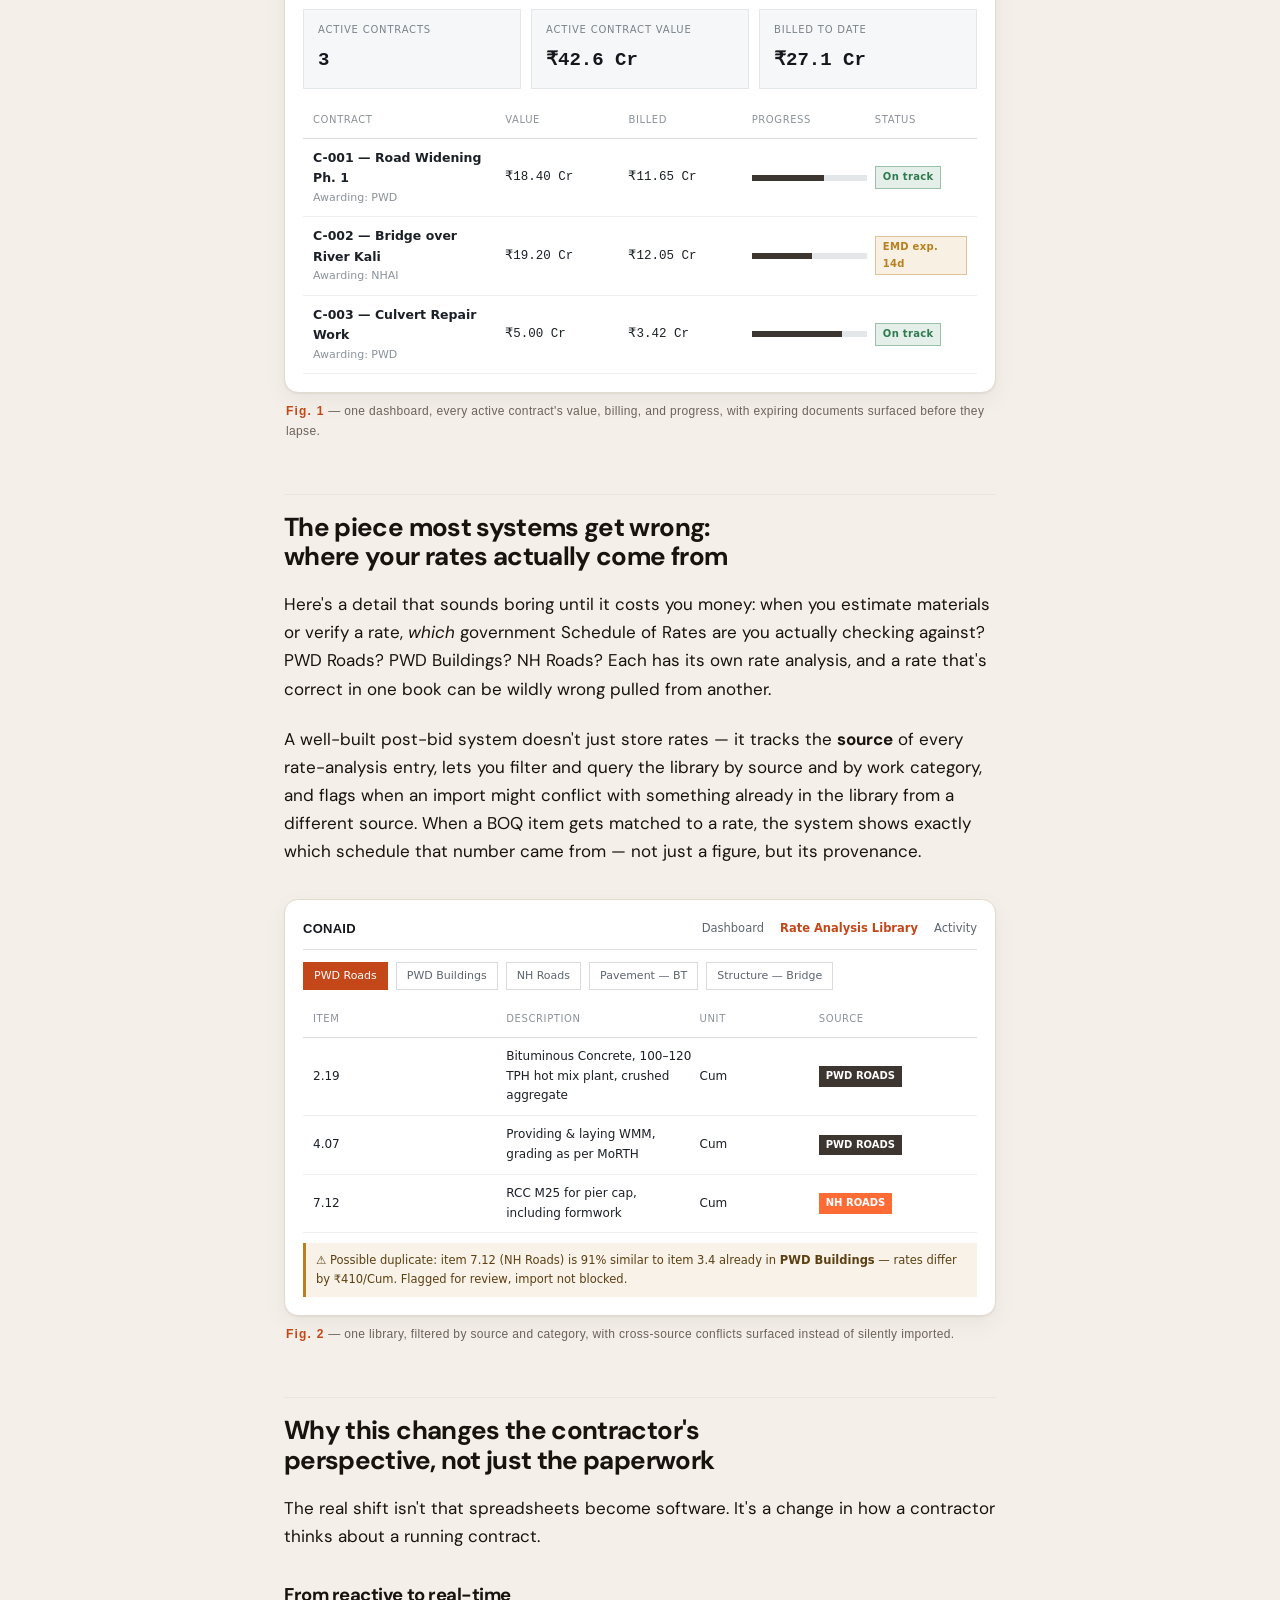
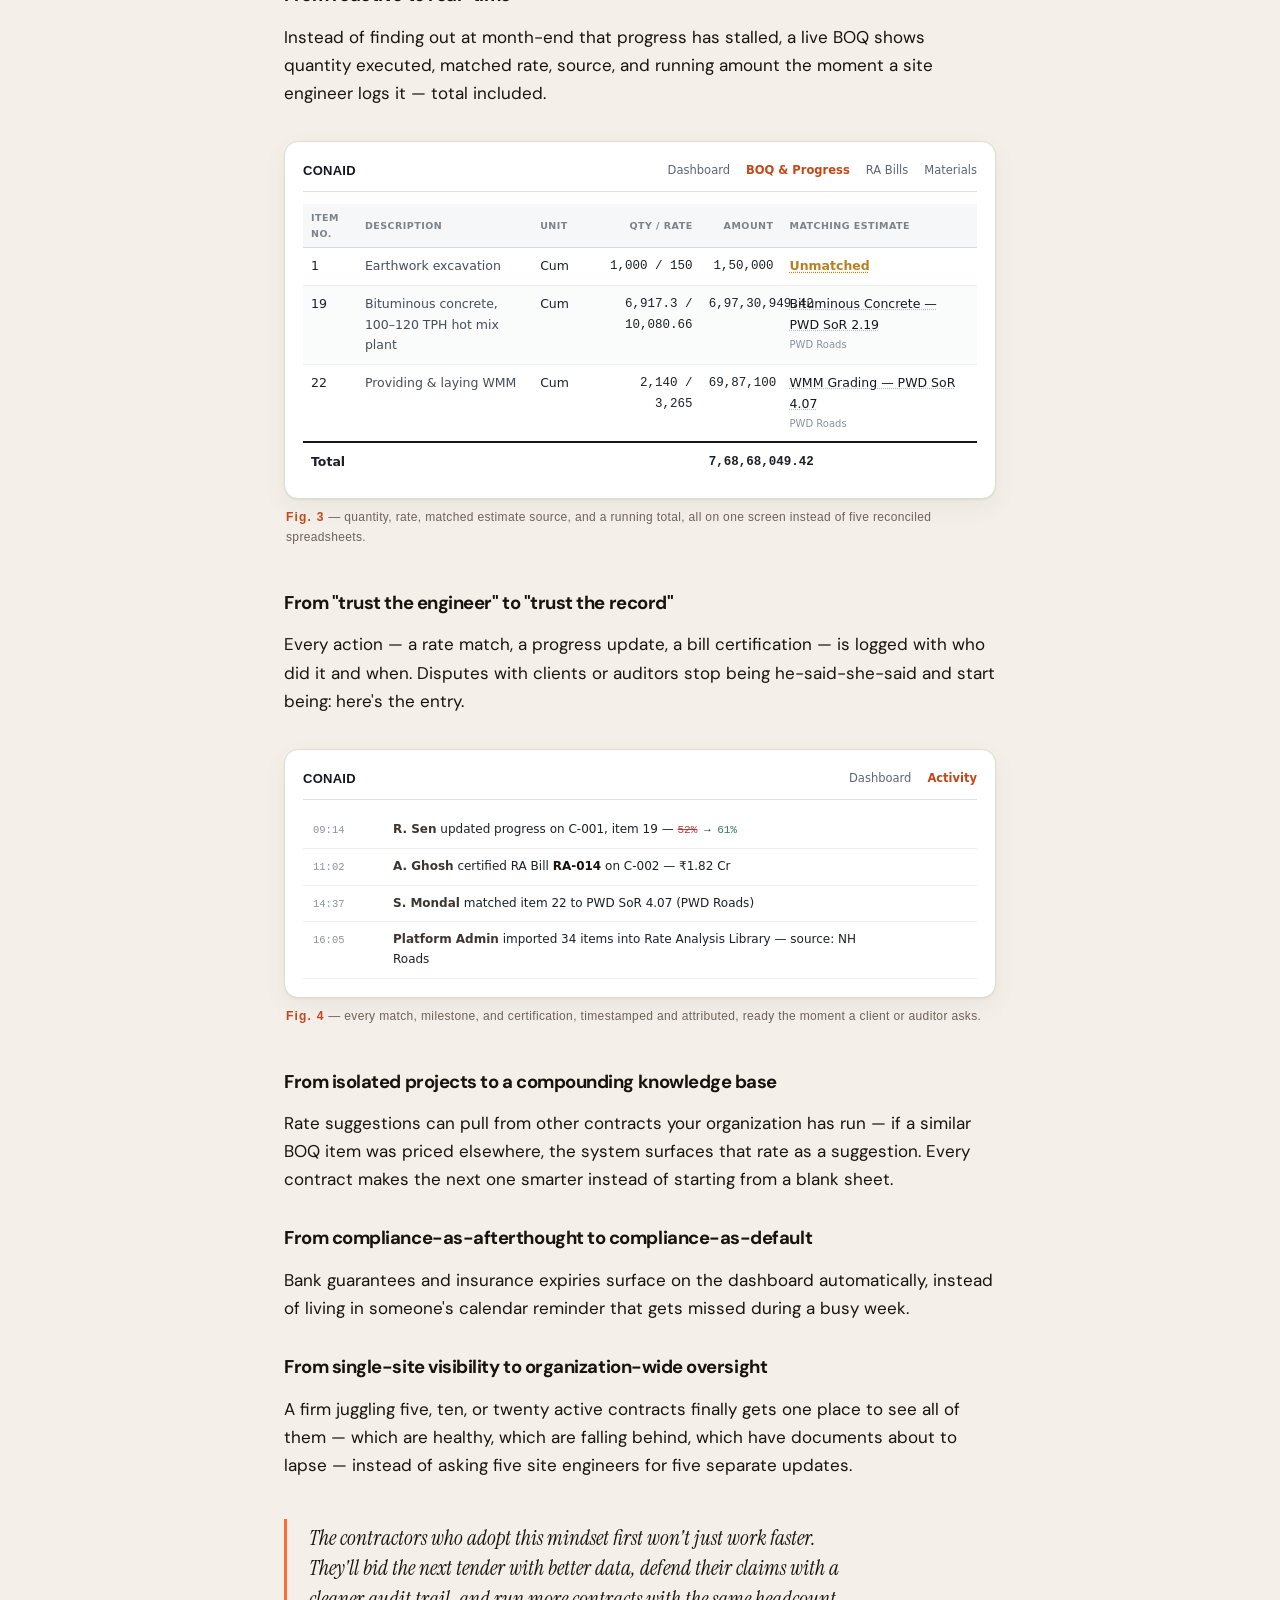
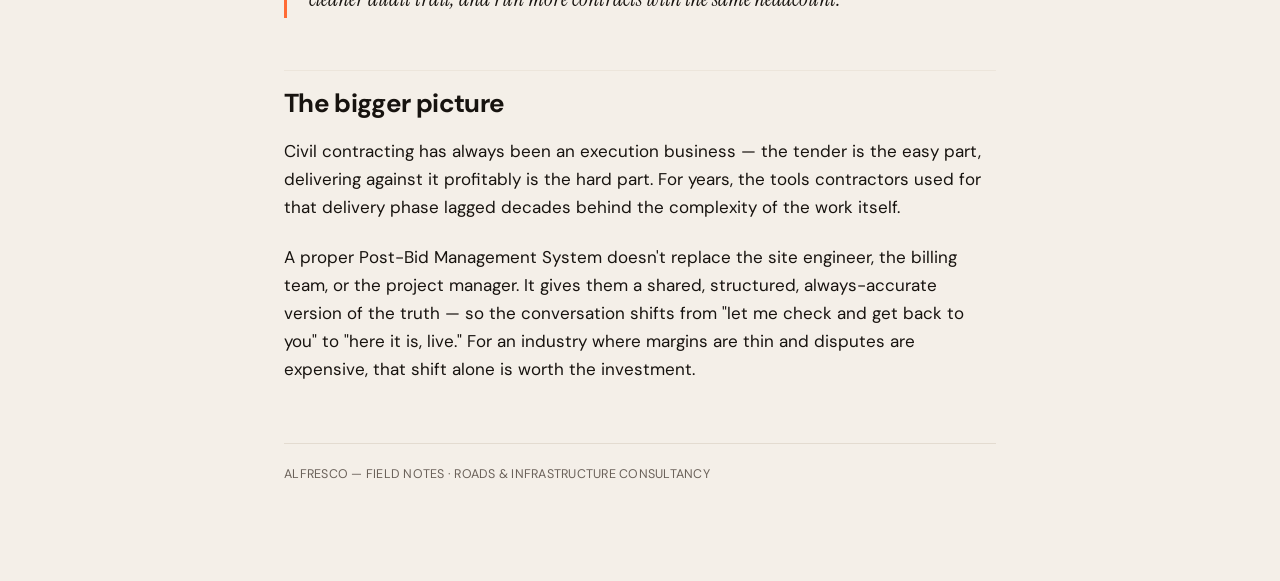
<file: blog/conaid-post-bid-deep-dive.html>
<!DOCTYPE html>
<html lang="en">
<head>
<meta charset="UTF-8">
<meta name="viewport" content="width=device-width, initial-scale=1.0">
<title>From Paper Files to Real-Time Control</title>

<link rel="icon" type="image/x-icon" href="../favicon.ico">
<meta name="description" content="How CONAID's post-bid management system replaces spreadsheets with one connected record for BOQ tracking, RA billing, and compliance.">
<meta name="author" content="Supratim Mondal">
<meta name="robots" content="index, follow">
<link rel="canonical" href="https://phoenixtek.in/blog/conaid-post-bid-deep-dive.html">

<meta property="og:type" content="article">
<meta property="og:title" content="From Paper Files to Real-Time Control">
<meta property="og:description" content="How Post-Bid Management software is rewriting the rulebook for civil contractors — one BOQ line, one rate source, one audit entry at a time.">
<meta property="og:url" content="https://phoenixtek.in/blog/conaid-post-bid-deep-dive.html">
<meta property="og:image" content="https://phoenixtek.in/images/blog-conaid/deep-dive-hero.png">

<meta name="twitter:card" content="summary_large_image">
<meta name="twitter:title" content="From Paper Files to Real-Time Control">
<meta name="twitter:description" content="How Post-Bid Management software is rewriting the rulebook for civil contractors — one BOQ line, one rate source, one audit entry at a time.">
<meta name="twitter:image" content="https://phoenixtek.in/images/blog-conaid/deep-dive-hero.png">

<script type="application/ld+json">
{
  "@context": "https://schema.org",
  "@type": "BlogPosting",
  "headline": "From Paper Files to Real-Time Control",
  "description": "How CONAID's post-bid management system replaces spreadsheets with one connected record for BOQ tracking, RA billing, and compliance.",
  "image": "https://phoenixtek.in/images/blog-conaid/deep-dive-hero.png",
  "datePublished": "2026-07-30",
  "author": { "@type": "Person", "name": "Supratim Mondal" },
  "publisher": {
    "@type": "Organization",
    "name": "Phoenixtek Solutions",
    "logo": { "@type": "ImageObject", "url": "https://phoenixtek.in/logo.webp" }
  },
  "mainEntityOfPage": "https://phoenixtek.in/blog/conaid-post-bid-deep-dive.html"
}
</script>

<!-- Google Analytics -->
<script async src="https://www.googletagmanager.com/gtag/js?id=G-LQZZ7DFTHG"></script>
<script>
  window.dataLayer = window.dataLayer || [];
  function gtag(){dataLayer.push(arguments);}
  gtag('js', new Date());
  gtag('config', 'G-LQZZ7DFTHG');
</script>

<style>
  :root {
    --paper: #eef0ee;
    --paper-raised: #ffffff;
    --ink: #14181d;
    --ink-soft: #454e57;
    --line: #c7ccd1;
    --line-soft: #dde1e3;
    --accent: #c85a2e;
    --accent-ink: #7a3416;
    --steel: #35597a;
    --steel-soft: #e7edf1;
    --good: #2f7a4f;
    --warn: #b8801f;
    --crit: #b23b3b;
    --shadow: 0 1px 2px rgba(20, 24, 29, 0.06), 0 8px 24px rgba(20, 24, 29, 0.05);
  }

  * { box-sizing: border-box; }

  body {
    margin: 0;
    background: var(--paper);
    color: var(--ink);
    font-family: Charter, "Iowan Old Style", Georgia, "Noto Serif", serif;
    font-size: 17px;
    line-height: 1.65;
    -webkit-font-smoothing: antialiased;
  }

  ::selection { background: var(--accent); color: #fff; }

  .backnav {
    max-width: 760px;
    margin: 0 auto;
    padding: 20px 24px 0;
  }
  .backnav a {
    font-family: Bahnschrift, "DIN Alternate", "Arial Narrow", sans-serif;
    font-size: 12.5px;
    letter-spacing: 0.05em;
    color: var(--ink-soft);
    text-decoration: none;
  }
  .backnav a:hover { color: var(--accent-ink); }

  .sheet {
    max-width: 760px;
    margin: 0 auto;
    padding: 0 24px 96px;
  }

  /* ---------- Title block ---------- */

  .titleblock {
    border: 1px solid var(--line);
    border-top: 4px solid var(--accent);
    margin: 24px 0 8px;
    padding: 28px 28px 22px;
    background: var(--paper-raised);
    box-shadow: var(--shadow);
  }

  .eyebrow {
    font-family: Bahnschrift, "DIN Alternate", "Arial Narrow", sans-serif;
    font-weight: 700;
    font-size: 12.5px;
    letter-spacing: 0.16em;
    text-transform: uppercase;
    color: var(--accent-ink);
    display: flex;
    align-items: center;
    gap: 10px;
  }

  .eyebrow::before {
    content: "";
    width: 7px;
    height: 7px;
    background: var(--accent);
  }

  h1 {
    font-family: Bahnschrift, "DIN Alternate", "Arial Narrow", sans-serif;
    font-weight: 700;
    font-stretch: condensed;
    text-transform: none;
    font-size: clamp(34px, 6vw, 50px);
    line-height: 1.04;
    letter-spacing: -0.01em;
    margin: 14px 0 10px;
    text-wrap: balance;
    color: var(--ink);
  }

  .dek {
    font-family: Charter, Georgia, serif;
    font-style: italic;
    font-size: 19px;
    color: var(--ink-soft);
    margin: 0 0 20px;
    max-width: 56ch;
    text-wrap: balance;
  }

  .meta-strip {
    display: grid;
    grid-template-columns: repeat(4, 1fr);
    border-top: 1px solid var(--line-soft);
    padding-top: 14px;
    gap: 4px;
  }

  .meta-field {
    font-family: Bahnschrift, "DIN Alternate", sans-serif;
  }

  .meta-field .k {
    display: block;
    font-size: 10px;
    letter-spacing: 0.12em;
    text-transform: uppercase;
    color: var(--ink-soft);
    margin-bottom: 3px;
  }

  .meta-field .v {
    font-size: 13.5px;
    font-weight: 600;
    color: var(--ink);
    font-variant-numeric: tabular-nums;
  }

  /* ---------- Article typography ---------- */

  article { margin-top: 36px; }

  article > p {
    max-width: 66ch;
    margin: 0 0 22px;
  }

  article h2 {
    font-family: Bahnschrift, "DIN Alternate", sans-serif;
    font-weight: 700;
    font-size: 26px;
    letter-spacing: -0.005em;
    line-height: 1.15;
    text-wrap: balance;
    margin: 52px 0 18px;
    padding-top: 18px;
    border-top: 1px solid var(--line-soft);
    color: var(--ink);
  }

  article h3 {
    font-family: Bahnschrift, "DIN Alternate", sans-serif;
    font-weight: 600;
    font-size: 18.5px;
    margin: 30px 0 12px;
    color: var(--accent-ink);
  }

  article strong { color: var(--ink); font-weight: 700; }

  article ol {
    max-width: 64ch;
    padding-left: 0;
    margin: 18px 0 26px;
    list-style: none;
    counter-reset: item;
  }

  article ol li {
    counter-increment: item;
    display: grid;
    grid-template-columns: 30px 1fr;
    gap: 10px;
    margin-bottom: 12px;
    line-height: 1.55;
  }

  article ol li::before {
    content: counter(item);
    font-family: Bahnschrift, sans-serif;
    font-weight: 700;
    font-size: 13px;
    color: var(--accent-ink);
    border: 1px solid var(--line);
    width: 22px;
    height: 22px;
    display: flex;
    align-items: center;
    justify-content: center;
    margin-top: 2px;
  }

  /* ---------- Figures ---------- */

  figure {
    margin: 34px 0 40px;
    max-width: 100%;
  }

  .fig-frame {
    border: 1px solid var(--line);
    background: var(--paper-raised);
    box-shadow: var(--shadow);
    overflow-x: auto;
  }

  .fig-frame-pad { padding: 18px; min-width: 560px; }

  figcaption {
    font-family: Bahnschrift, "DIN Alternate", sans-serif;
    font-size: 12px;
    letter-spacing: 0.03em;
    color: var(--ink-soft);
    margin-top: 9px;
    padding-left: 2px;
  }

  figcaption b {
    color: var(--accent-ink);
    letter-spacing: 0.1em;
  }

  /* ---------- Mockup: app chrome ---------- */

  .app-mock {
    font-family: "Segoe UI", system-ui, sans-serif;
    font-size: 12.5px;
    color: #1b2027;
  }

  .app-topbar {
    display: flex;
    align-items: center;
    justify-content: space-between;
    padding-bottom: 10px;
    margin-bottom: 12px;
    border-bottom: 1px solid #dfe3e6;
  }

  .app-brand {
    font-family: Bahnschrift, sans-serif;
    font-weight: 700;
    font-size: 13px;
    color: #14181d;
    letter-spacing: 0.02em;
  }

  .app-nav {
    display: flex;
    gap: 16px;
    font-size: 11.5px;
    color: #5c6570;
  }

  .app-nav span.active { color: var(--accent-ink); font-weight: 700; }

  .card-row {
    display: grid;
    grid-template-columns: repeat(3, 1fr);
    gap: 10px;
    margin-bottom: 14px;
  }

  .stat-card {
    background: #f6f7f8;
    border: 1px solid #e4e7ea;
    padding: 12px 14px;
  }

  .stat-card .lbl {
    font-size: 10px;
    text-transform: uppercase;
    letter-spacing: 0.08em;
    color: #7a828a;
    margin-bottom: 6px;
  }

  .stat-card .num {
    font-family: Consolas, "SFMono-Regular", monospace;
    font-variant-numeric: tabular-nums;
    font-size: 19px;
    font-weight: 700;
    color: #14181d;
  }

  .contract-row {
    display: grid;
    grid-template-columns: 1.6fr 1fr 1fr 1fr 0.8fr;
    gap: 8px;
    padding: 9px 10px;
    border-bottom: 1px solid #eceef0;
    align-items: center;
  }

  .contract-row.head {
    font-size: 10px;
    text-transform: uppercase;
    letter-spacing: 0.06em;
    color: #8a929a;
    border-bottom: 1px solid #d7dbdf;
  }

  .contract-row .name { font-weight: 600; }
  .contract-row .sub { color: #8a929a; font-size: 11px; }
  .contract-row .num { font-family: Consolas, monospace; font-variant-numeric: tabular-nums; }

  .pbar {
    width: 100%;
    height: 6px;
    background: #e4e7ea;
    position: relative;
  }
  .pbar i {
    position: absolute; left: 0; top: 0; bottom: 0;
    background: var(--steel);
    display: block;
  }

  .pill {
    display: inline-block;
    font-size: 10px;
    font-weight: 700;
    letter-spacing: 0.03em;
    padding: 2px 7px;
    border: 1px solid transparent;
  }
  .pill.good { color: var(--good); border-color: color-mix(in srgb, var(--good) 40%, transparent); background: color-mix(in srgb, var(--good) 12%, transparent); }
  .pill.warn { color: var(--warn); border-color: color-mix(in srgb, var(--warn) 40%, transparent); background: color-mix(in srgb, var(--warn) 12%, transparent); }
  .pill.crit { color: var(--crit); border-color: color-mix(in srgb, var(--crit) 40%, transparent); background: color-mix(in srgb, var(--crit) 12%, transparent); }

  table.boq {
    width: 100%;
    border-collapse: collapse;
    table-layout: fixed;
  }
  table.boq th {
    text-align: left;
    font-size: 9.5px;
    text-transform: uppercase;
    letter-spacing: 0.05em;
    color: #7a828a;
    padding: 6px 8px;
    border-bottom: 1px solid #d7dbdf;
    background: #f6f7f8;
  }
  table.boq th.num { text-align: right; }
  table.boq td {
    padding: 8px 8px;
    border-bottom: 1px solid #eceef0;
    vertical-align: top;
  }
  table.boq td.num { text-align: right; font-family: Consolas, monospace; font-variant-numeric: tabular-nums; }
  table.boq td.desc { color: #454e57; }
  table.boq tr.alt td { background: #fafbfb; }
  table.boq .match-ok { color: #14181d; text-decoration: underline dotted #b7bdc3; }
  table.boq .match-src { display: block; font-size: 10px; color: #8a929a; margin-top: 2px; }
  table.boq .match-warn { color: var(--warn); text-decoration: underline dotted; font-weight: 600; }
  table.boq tfoot td {
    border-top: 2px solid #14181d;
    border-bottom: none;
    font-weight: 700;
    padding-top: 9px;
  }

  .filter-row {
    display: flex;
    gap: 8px;
    margin-bottom: 12px;
    flex-wrap: wrap;
  }
  .chip {
    font-size: 11px;
    padding: 4px 10px;
    border: 1px solid #d7dbdf;
    color: #5c6570;
    background: #fff;
  }
  .chip.on {
    background: var(--accent-ink);
    border-color: var(--accent-ink);
    color: #fff;
  }
  .lib-row {
    display: grid;
    grid-template-columns: 1fr 1fr 0.6fr 0.8fr;
    gap: 8px;
    padding: 9px 10px;
    border-bottom: 1px solid #eceef0;
    align-items: center;
    font-size: 12px;
  }
  .lib-row.head { font-size: 10px; text-transform: uppercase; letter-spacing: 0.06em; color: #8a929a; border-bottom: 1px solid #d7dbdf; }
  .src-tag {
    display: inline-block;
    font-size: 10px;
    font-weight: 700;
    padding: 2px 7px;
    color: #fff;
  }
  .src-tag.roads { background: var(--steel); }
  .src-tag.buildings { background: #6b7280; }
  .src-tag.nh { background: var(--accent); }
  .conflict {
    margin-top: 10px;
    padding: 8px 10px;
    background: color-mix(in srgb, var(--warn) 10%, transparent);
    border-left: 3px solid var(--warn);
    font-size: 11.5px;
    color: #5c4013;
  }

  .log-row {
    display: grid;
    grid-template-columns: 70px 1fr 90px;
    gap: 10px;
    padding: 8px 10px;
    border-bottom: 1px solid #eceef0;
    font-size: 12px;
    align-items: baseline;
  }
  .log-row .ts { font-family: Consolas, monospace; color: #8a929a; font-size: 10.5px; }
  .log-row .who { color: var(--steel); font-weight: 700; }
  .log-row .diff { font-family: Consolas, monospace; font-size: 11px; }
  .log-row .diff .from { color: var(--crit); text-decoration: line-through; }
  .log-row .diff .to { color: var(--good); }

  blockquote {
    margin: 40px 0;
    padding: 4px 0 4px 22px;
    border-left: 3px solid var(--accent);
    font-family: Charter, Georgia, serif;
    font-style: italic;
    font-size: 21px;
    line-height: 1.45;
    color: var(--ink);
    max-width: 56ch;
  }

  .signoff {
    margin-top: 60px;
    padding-top: 20px;
    border-top: 1px solid var(--line);
    font-family: Bahnschrift, sans-serif;
    font-size: 12.5px;
    color: var(--ink-soft);
    letter-spacing: 0.02em;
  }

  @media (max-width: 640px) {
    .titleblock { padding: 20px 18px; }
    .meta-strip { grid-template-columns: repeat(2, 1fr); row-gap: 12px; }
    article h2 { font-size: 22px; }
  }
</style>
<link rel="preconnect" href="https://fonts.googleapis.com">
  <link rel="preconnect" href="https://fonts.gstatic.com" crossorigin>
  <link href="https://fonts.googleapis.com/css2?family=DM+Sans:wght@400;500;700&family=Instrument+Serif:ital@1&display=swap" rel="stylesheet">
  <link rel="stylesheet" href="../css/theme.css?v=4">
</head>
<body>

<div class="backnav"><a href="../index.html#blog">← Phoenixtek / All Articles</a></div>

<div class="sheet">

  <div class="titleblock">
    <div class="eyebrow">Field Notes — Alfresco</div>
    <h1>From Paper Files to Real-Time Control</h1>
    <p class="dek">How Post-Bid Management software is rewriting the rulebook for civil contractors — one BOQ line, one rate source, one audit entry at a time.</p>
    <div class="meta-strip">
      <div class="meta-field"><span class="k">Sheet</span><span class="v">01 of 01</span></div>
      <div class="meta-field"><span class="k">Discipline</span><span class="v">Contract Execution</span></div>
      <div class="meta-field"><span class="k">Applies to</span><span class="v">Roads · Bridges · Buildings</span></div>
      <div class="meta-field"><span class="k">Rev</span><span class="v">A</span></div>
    </div>
  </div>

  <article>
    <p>For decades, winning a tender was where the real work began — and where the real chaos started too. Once the LOA (Letter of Award) lands on a contractor's desk, a project with a hundred moving parts kicks off: BOQ items to track, materials to procure, RA bills to raise, milestones to hit, documents to keep valid, and a client who wants to know progress <em>today</em>, not next month.</p>

    <p>Most civil contractors still run this entire universe through Excel sheets, WhatsApp updates, and a site engineer's memory. It works — until it doesn't. A missed bank guarantee expiry, a BOQ item billed twice, a rate mismatch nobody caught until the RA bill was rejected — these aren't rare edge cases. They're Tuesday.</p>

    <p>A <strong>Post-Bid Management System</strong> exists to close that gap: to take everything that happens after you win the contract and put it into one connected, auditable, always-current system.</p>

    <h2>What actually happens after the bid is won</h2>
    <p>The post-bid phase of a civil contract is really five overlapping jobs running in parallel:</p>
    <ol>
      <li><span><strong>Tracking the BOQ</strong> — quantities executed vs. quantities awarded, item by item, category by category.</span></li>
      <li><span><strong>Managing materials</strong> — what's required per the estimate, what's been procured, what's been consumed, what's in stock right now.</span></li>
      <li><span><strong>Raising and following RA bills</strong> — draft, submit, get certified, get paid, stay visible the whole way.</span></li>
      <li><span><strong>Watching payment milestones</strong> — percentages, due dates, achieved-vs-paid status.</span></li>
      <li><span><strong>Keeping compliance alive</strong> — bank guarantees, EMDs, insurance, EOT letters, all with expiry dates that cost real money if missed.</span></li>
    </ol>
    <p>Handled manually, each of these lives in a different spreadsheet, a different folder, a different person's head. A Post-Bid Management System puts them on one contract record, so progress on one naturally moves the others — bill an item, and the BOQ, the materials estimate, and the payment milestone all update together instead of needing five separate edits.</p>

    <figure>
      <div class="fig-frame"><div class="fig-frame-pad app-mock">
        <div class="app-topbar">
          <div class="app-brand">CONAID</div>
          <div class="app-nav"><span class="active">Dashboard</span><span>Contracts</span><span>Material Matrix</span><span>Activity</span></div>
        </div>
        <div class="card-row">
          <div class="stat-card"><div class="lbl">Active Contracts</div><div class="num">3</div></div>
          <div class="stat-card"><div class="lbl">Active Contract Value</div><div class="num">₹42.6 Cr</div></div>
          <div class="stat-card"><div class="lbl">Billed to Date</div><div class="num">₹27.1 Cr</div></div>
        </div>
        <div class="contract-row head"><div>Contract</div><div>Value</div><div>Billed</div><div>Progress</div><div>Status</div></div>
        <div class="contract-row">
          <div><div class="name">C-001 — Road Widening Ph. 1</div><div class="sub">Awarding: PWD</div></div>
          <div class="num">₹18.40 Cr</div>
          <div class="num">₹11.65 Cr</div>
          <div class="pbar"><i style="width:63%"></i></div>
          <div><span class="pill good">On track</span></div>
        </div>
        <div class="contract-row">
          <div><div class="name">C-002 — Bridge over River Kali</div><div class="sub">Awarding: NHAI</div></div>
          <div class="num">₹19.20 Cr</div>
          <div class="num">₹12.05 Cr</div>
          <div class="pbar"><i style="width:52%"></i></div>
          <div><span class="pill warn">EMD exp. 14d</span></div>
        </div>
        <div class="contract-row">
          <div><div class="name">C-003 — Culvert Repair Work</div><div class="sub">Awarding: PWD</div></div>
          <div class="num">₹5.00 Cr</div>
          <div class="num">₹3.42 Cr</div>
          <div class="pbar"><i style="width:78%"></i></div>
          <div><span class="pill good">On track</span></div>
        </div>
      </div></div>
      <figcaption><b>Fig. 1</b> — one dashboard, every active contract's value, billing, and progress, with expiring documents surfaced before they lapse.</figcaption>
    </figure>

    <h2>The piece most systems get wrong: where your rates actually come from</h2>
    <p>Here's a detail that sounds boring until it costs you money: when you estimate materials or verify a rate, <em>which</em> government Schedule of Rates are you actually checking against? PWD Roads? PWD Buildings? NH Roads? Each has its own rate analysis, and a rate that's correct in one book can be wildly wrong pulled from another.</p>
    <p>A well-built post-bid system doesn't just store rates — it tracks the <strong>source</strong> of every rate-analysis entry, lets you filter and query the library by source and by work category, and flags when an import might conflict with something already in the library from a different source. When a BOQ item gets matched to a rate, the system shows exactly which schedule that number came from — not just a figure, but its provenance.</p>

    <figure>
      <div class="fig-frame"><div class="fig-frame-pad app-mock">
        <div class="app-topbar">
          <div class="app-brand">CONAID</div>
          <div class="app-nav"><span>Dashboard</span><span class="active">Rate Analysis Library</span><span>Activity</span></div>
        </div>
        <div class="filter-row">
          <span class="chip on">PWD Roads</span>
          <span class="chip">PWD Buildings</span>
          <span class="chip">NH Roads</span>
          <span class="chip">Pavement — BT</span>
          <span class="chip">Structure — Bridge</span>
        </div>
        <div class="lib-row head"><div>Item</div><div>Description</div><div>Unit</div><div>Source</div></div>
        <div class="lib-row"><div>2.19</div><div>Bituminous Concrete, 100–120 TPH hot mix plant, crushed aggregate</div><div>Cum</div><div><span class="src-tag roads">PWD ROADS</span></div></div>
        <div class="lib-row"><div>4.07</div><div>Providing &amp; laying WMM, grading as per MoRTH</div><div>Cum</div><div><span class="src-tag roads">PWD ROADS</span></div></div>
        <div class="lib-row"><div>7.12</div><div>RCC M25 for pier cap, including formwork</div><div>Cum</div><div><span class="src-tag nh">NH ROADS</span></div></div>
        <div class="conflict">⚠ Possible duplicate: item 7.12 (NH Roads) is 91% similar to item 3.4 already in <b>PWD Buildings</b> — rates differ by ₹410/Cum. Flagged for review, import not blocked.</div>
      </div></div>
      <figcaption><b>Fig. 2</b> — one library, filtered by source and category, with cross-source conflicts surfaced instead of silently imported.</figcaption>
    </figure>

    <h2>Why this changes the contractor's perspective, not just the paperwork</h2>
    <p>The real shift isn't that spreadsheets become software. It's a change in how a contractor thinks about a running contract.</p>

    <h3>From reactive to real-time</h3>
    <p>Instead of finding out at month-end that progress has stalled, a live BOQ shows quantity executed, matched rate, source, and running amount the moment a site engineer logs it — total included.</p>

    <figure>
      <div class="fig-frame"><div class="fig-frame-pad app-mock">
        <div class="app-topbar">
          <div class="app-brand">CONAID</div>
          <div class="app-nav"><span>Dashboard</span><span class="active">BOQ &amp; Progress</span><span>RA Bills</span><span>Materials</span></div>
        </div>
        <table class="boq">
          <colgroup><col style="width:8%"><col style="width:26%"><col style="width:9%"><col style="width:16%"><col style="width:12%"><col style="width:29%"></colgroup>
          <thead><tr><th>Item No.</th><th>Description</th><th>Unit</th><th class="num">Qty / Rate</th><th class="num">Amount</th><th>Matching Estimate</th></tr></thead>
          <tbody>
            <tr><td>1</td><td class="desc">Earthwork excavation</td><td>Cum</td><td class="num">1,000 / 150</td><td class="num">1,50,000</td><td><span class="match-warn">Unmatched</span></td></tr>
            <tr class="alt"><td>19</td><td class="desc">Bituminous concrete, 100–120 TPH hot mix plant</td><td>Cum</td><td class="num">6,917.3 / 10,080.66</td><td class="num">6,97,30,949.42</td><td><span class="match-ok">Bituminous Concrete — PWD SoR 2.19</span><span class="match-src">PWD Roads</span></td></tr>
            <tr><td>22</td><td class="desc">Providing &amp; laying WMM</td><td>Cum</td><td class="num">2,140 / 3,265</td><td class="num">69,87,100</td><td><span class="match-ok">WMM Grading — PWD SoR 4.07</span><span class="match-src">PWD Roads</span></td></tr>
          </tbody>
          <tfoot><tr><td colspan="4">Total</td><td class="num">7,68,68,049.42</td><td></td></tr></tfoot>
        </table>
      </div></div>
      <figcaption><b>Fig. 3</b> — quantity, rate, matched estimate source, and a running total, all on one screen instead of five reconciled spreadsheets.</figcaption>
    </figure>

    <h3>From "trust the engineer" to "trust the record"</h3>
    <p>Every action — a rate match, a progress update, a bill certification — is logged with who did it and when. Disputes with clients or auditors stop being he-said-she-said and start being: here's the entry.</p>

    <figure>
      <div class="fig-frame"><div class="fig-frame-pad app-mock">
        <div class="app-topbar">
          <div class="app-brand">CONAID</div>
          <div class="app-nav"><span>Dashboard</span><span class="active">Activity</span></div>
        </div>
        <div class="log-row"><div class="ts">09:14</div><div><span class="who">R. Sen</span> updated progress on C-001, item 19 — <span class="diff"><span class="from">52%</span> → <span class="to">61%</span></span></div><div></div></div>
        <div class="log-row"><div class="ts">11:02</div><div><span class="who">A. Ghosh</span> certified RA Bill <strong>RA-014</strong> on C-002 — ₹1.82 Cr</div><div></div></div>
        <div class="log-row"><div class="ts">14:37</div><div><span class="who">S. Mondal</span> matched item 22 to PWD SoR 4.07 (PWD Roads)</div><div></div></div>
        <div class="log-row"><div class="ts">16:05</div><div><span class="who">Platform Admin</span> imported 34 items into Rate Analysis Library — source: NH Roads</div><div></div></div>
      </div></div>
      <figcaption><b>Fig. 4</b> — every match, milestone, and certification, timestamped and attributed, ready the moment a client or auditor asks.</figcaption>
    </figure>

    <h3>From isolated projects to a compounding knowledge base</h3>
    <p>Rate suggestions can pull from other contracts your organization has run — if a similar BOQ item was priced elsewhere, the system surfaces that rate as a suggestion. Every contract makes the next one smarter instead of starting from a blank sheet.</p>

    <h3>From compliance-as-afterthought to compliance-as-default</h3>
    <p>Bank guarantees and insurance expiries surface on the dashboard automatically, instead of living in someone's calendar reminder that gets missed during a busy week.</p>

    <h3>From single-site visibility to organization-wide oversight</h3>
    <p>A firm juggling five, ten, or twenty active contracts finally gets one place to see all of them — which are healthy, which are falling behind, which have documents about to lapse — instead of asking five site engineers for five separate updates.</p>

    <blockquote>The contractors who adopt this mindset first won't just work faster. They'll bid the next tender with better data, defend their claims with a cleaner audit trail, and run more contracts with the same headcount.</blockquote>

    <h2>The bigger picture</h2>
    <p>Civil contracting has always been an execution business — the tender is the easy part, delivering against it profitably is the hard part. For years, the tools contractors used for that delivery phase lagged decades behind the complexity of the work itself.</p>
    <p>A proper Post-Bid Management System doesn't replace the site engineer, the billing team, or the project manager. It gives them a shared, structured, always-accurate version of the truth — so the conversation shifts from "let me check and get back to you" to "here it is, live." For an industry where margins are thin and disputes are expensive, that shift alone is worth the investment.</p>

    <div class="signoff">ALFRESCO — FIELD NOTES · ROADS &amp; INFRASTRUCTURE CONSULTANCY</div>
  </article>
</div>


<!-- WhatsApp Floating Button -->
<a href="https://wa.me/919734115880?text=Hello%20Phoenixtek%21%20I%20have%20a%20question%20about%20CONAID%20post-bid%20management." target="_blank" rel="noopener" aria-label="Chat on WhatsApp" class="whatsapp-btn" title="Chat on WhatsApp">
        <svg viewBox="0 0 24 24" xmlns="http://www.w3.org/2000/svg">
            <path d="M17.472 14.382c-.297-.149-1.758-.867-2.03-.967-.273-.099-.471-.148-.67.15-.197.297-.767.966-.94 1.164-.173.199-.347.223-.644.075-.297-.15-1.255-.463-2.39-1.475-.883-.788-1.48-1.761-1.653-2.059-.173-.297-.018-.458.13-.606.134-.133.298-.347.446-.52.149-.174.198-.298.298-.497.099-.198.05-.371-.025-.52-.075-.149-.669-1.612-.916-2.207-.242-.579-.487-.5-.669-.51-.173-.008-.371-.01-.57-.01-.198 0-.52.074-.792.372-.272.297-1.04 1.016-1.04 2.479 0 1.462 1.065 2.875 1.213 3.074.149.198 2.096 3.2 5.077 4.487.709.306 1.262.489 1.694.625.712.227 1.36.195 1.871.118.571-.085 1.758-.719 2.006-1.413.248-.694.248-1.289.173-1.413-.074-.124-.272-.198-.57-.347m-5.421 7.403h-.004a9.87 9.87 0 01-5.031-1.378l-.361-.214-3.741.982.998-3.648-.235-.374a9.86 9.86 0 01-1.51-5.26c.001-5.45 4.436-9.884 9.888-9.884 2.64 0 5.122 1.03 6.988 2.898a9.825 9.825 0 012.893 6.994c-.003 5.45-4.437 9.884-9.885 9.884m8.413-18.297A11.815 11.815 0 0012.05 0C5.495 0 .16 5.335.157 11.892c0 2.096.547 4.142 1.588 5.945L.057 24l6.305-1.654a11.882 11.882 0 005.683 1.448h.005c6.554 0 11.89-5.335 11.893-11.893a11.821 11.821 0 00-3.48-8.413z"/>
        </svg>
    </a>
</body>
</html>
</file>
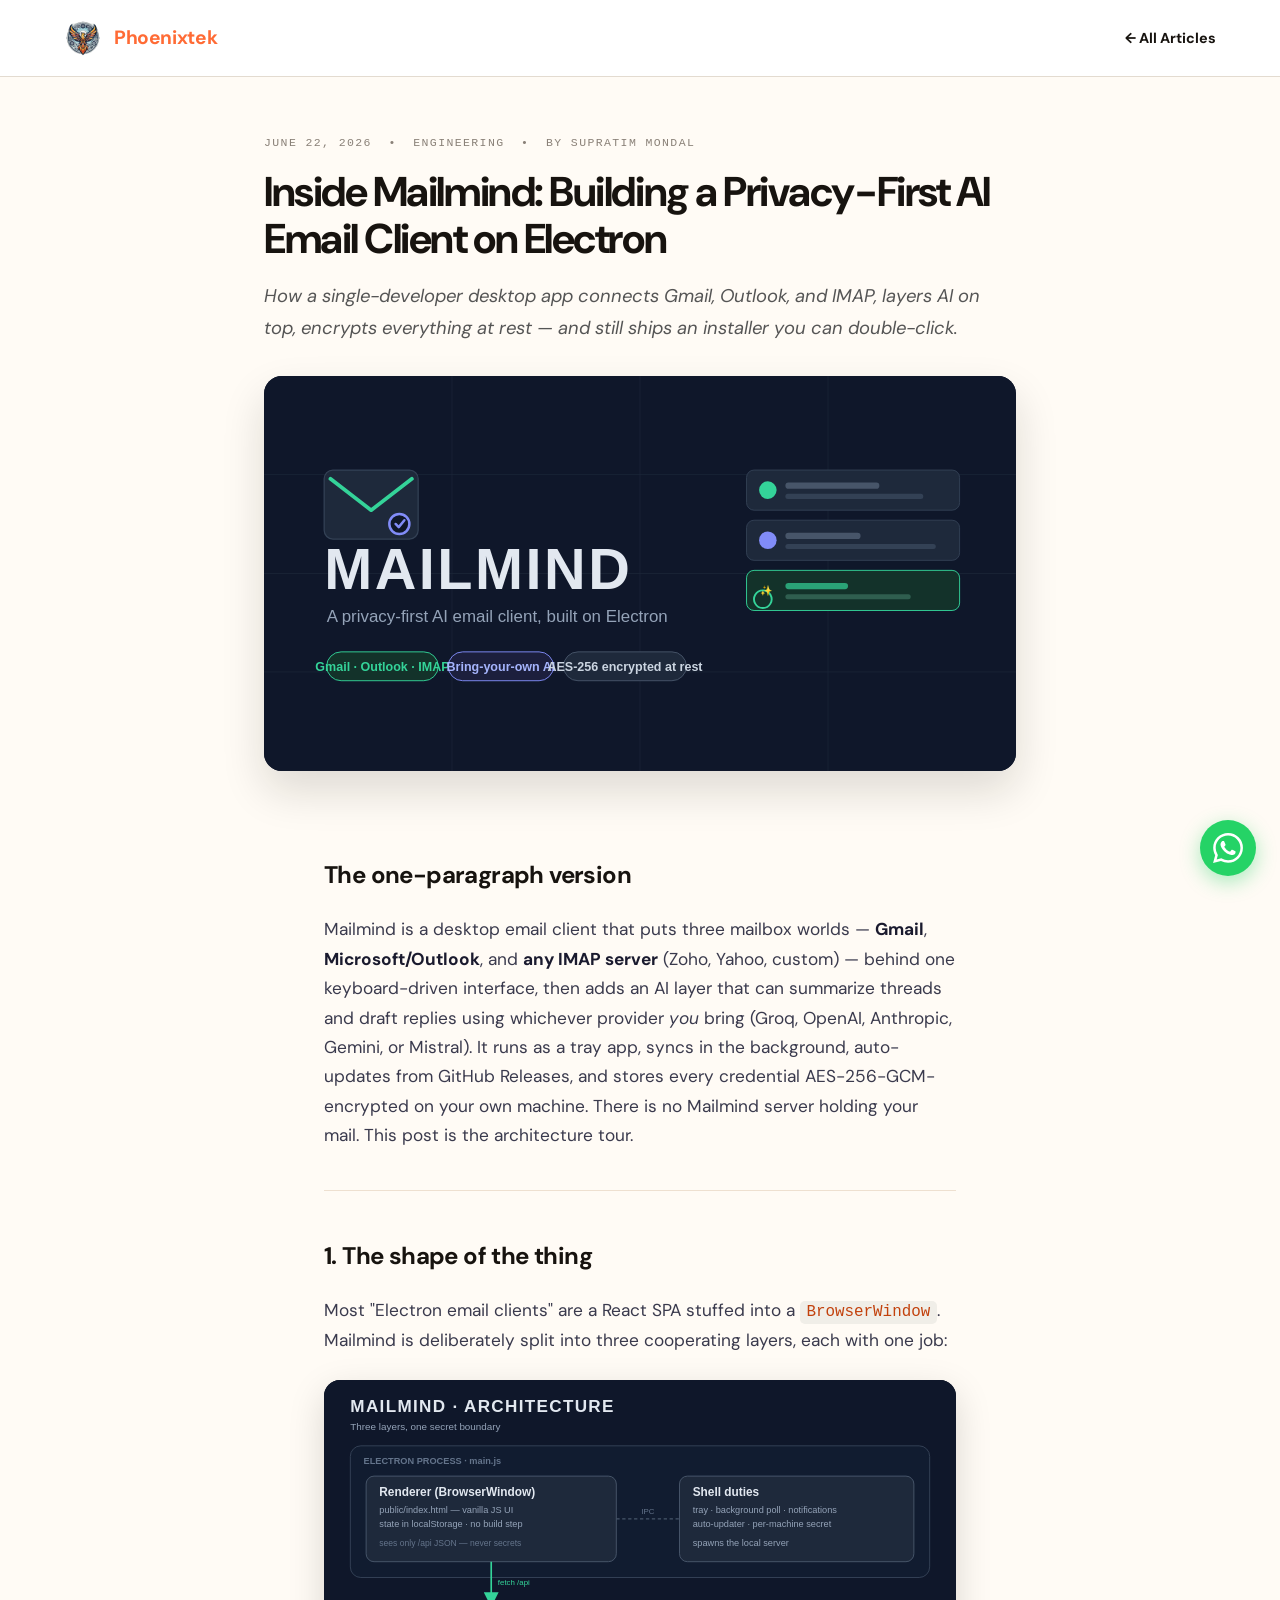
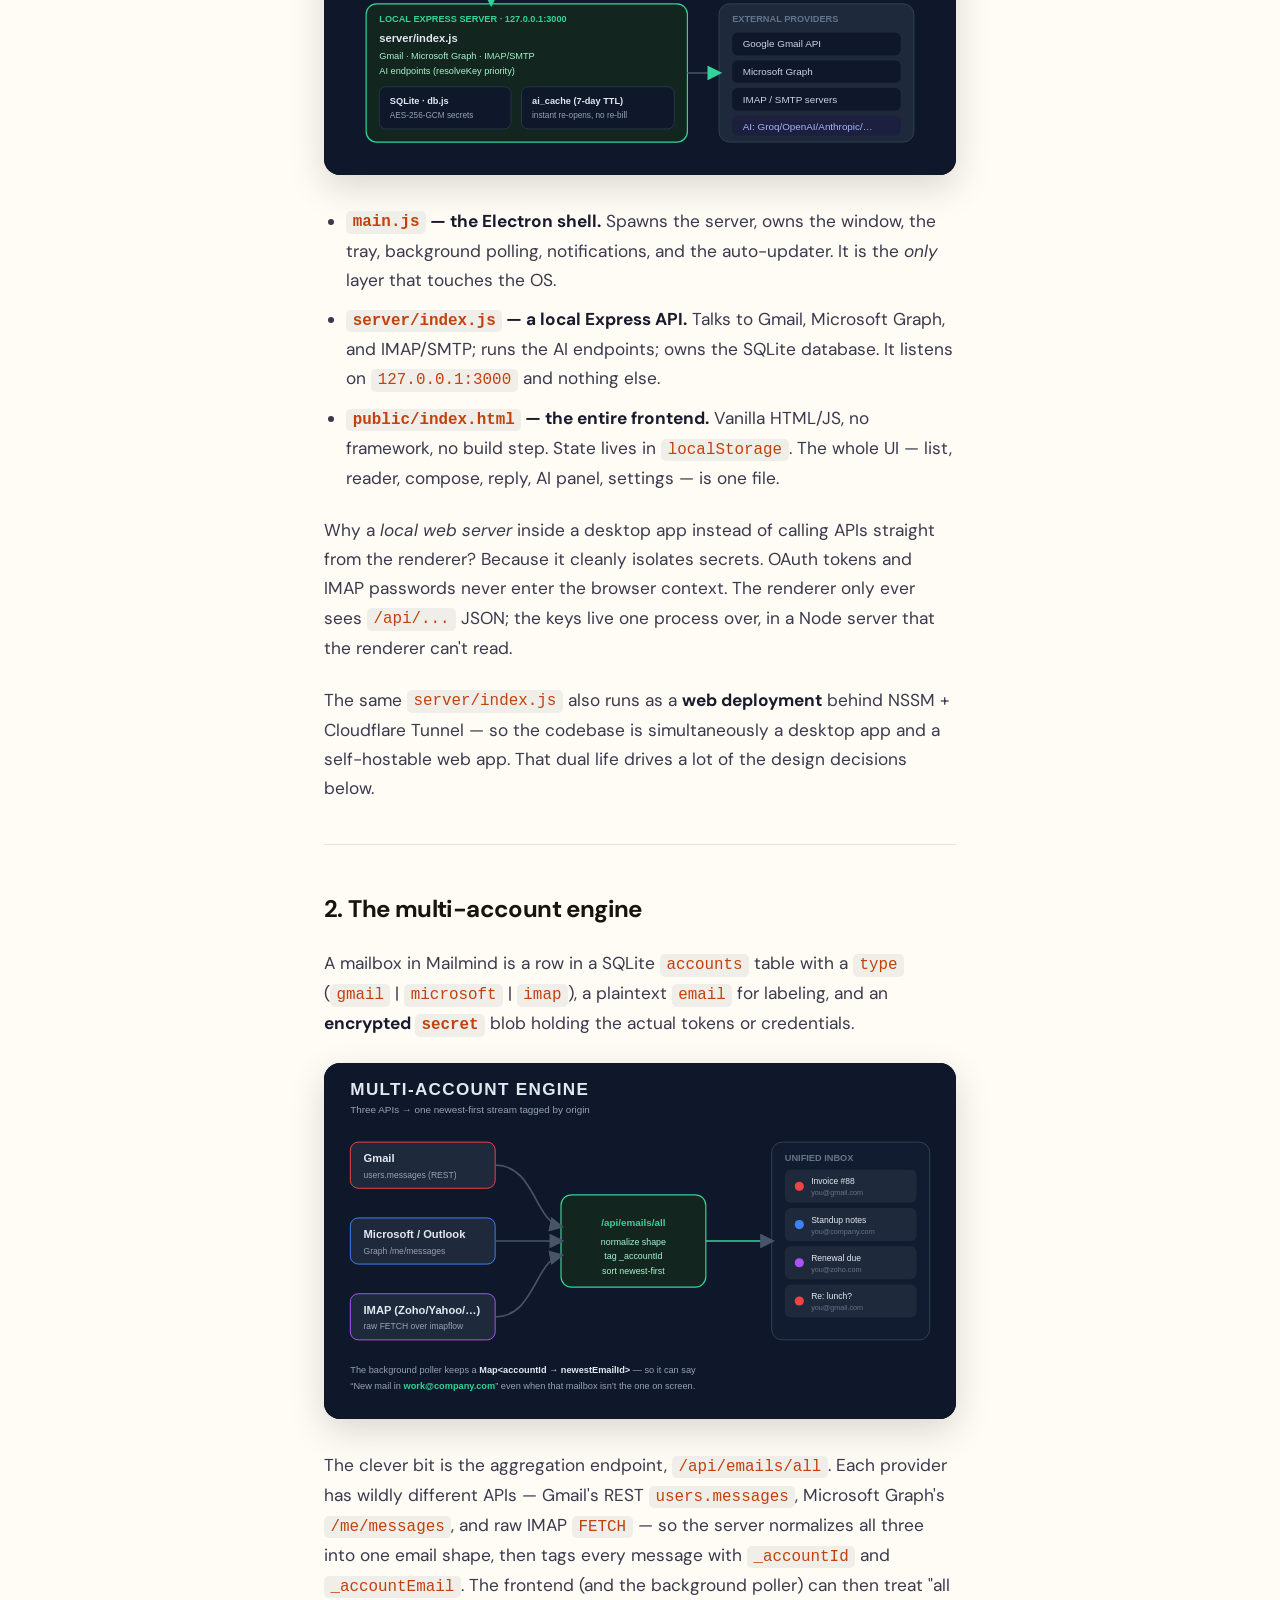
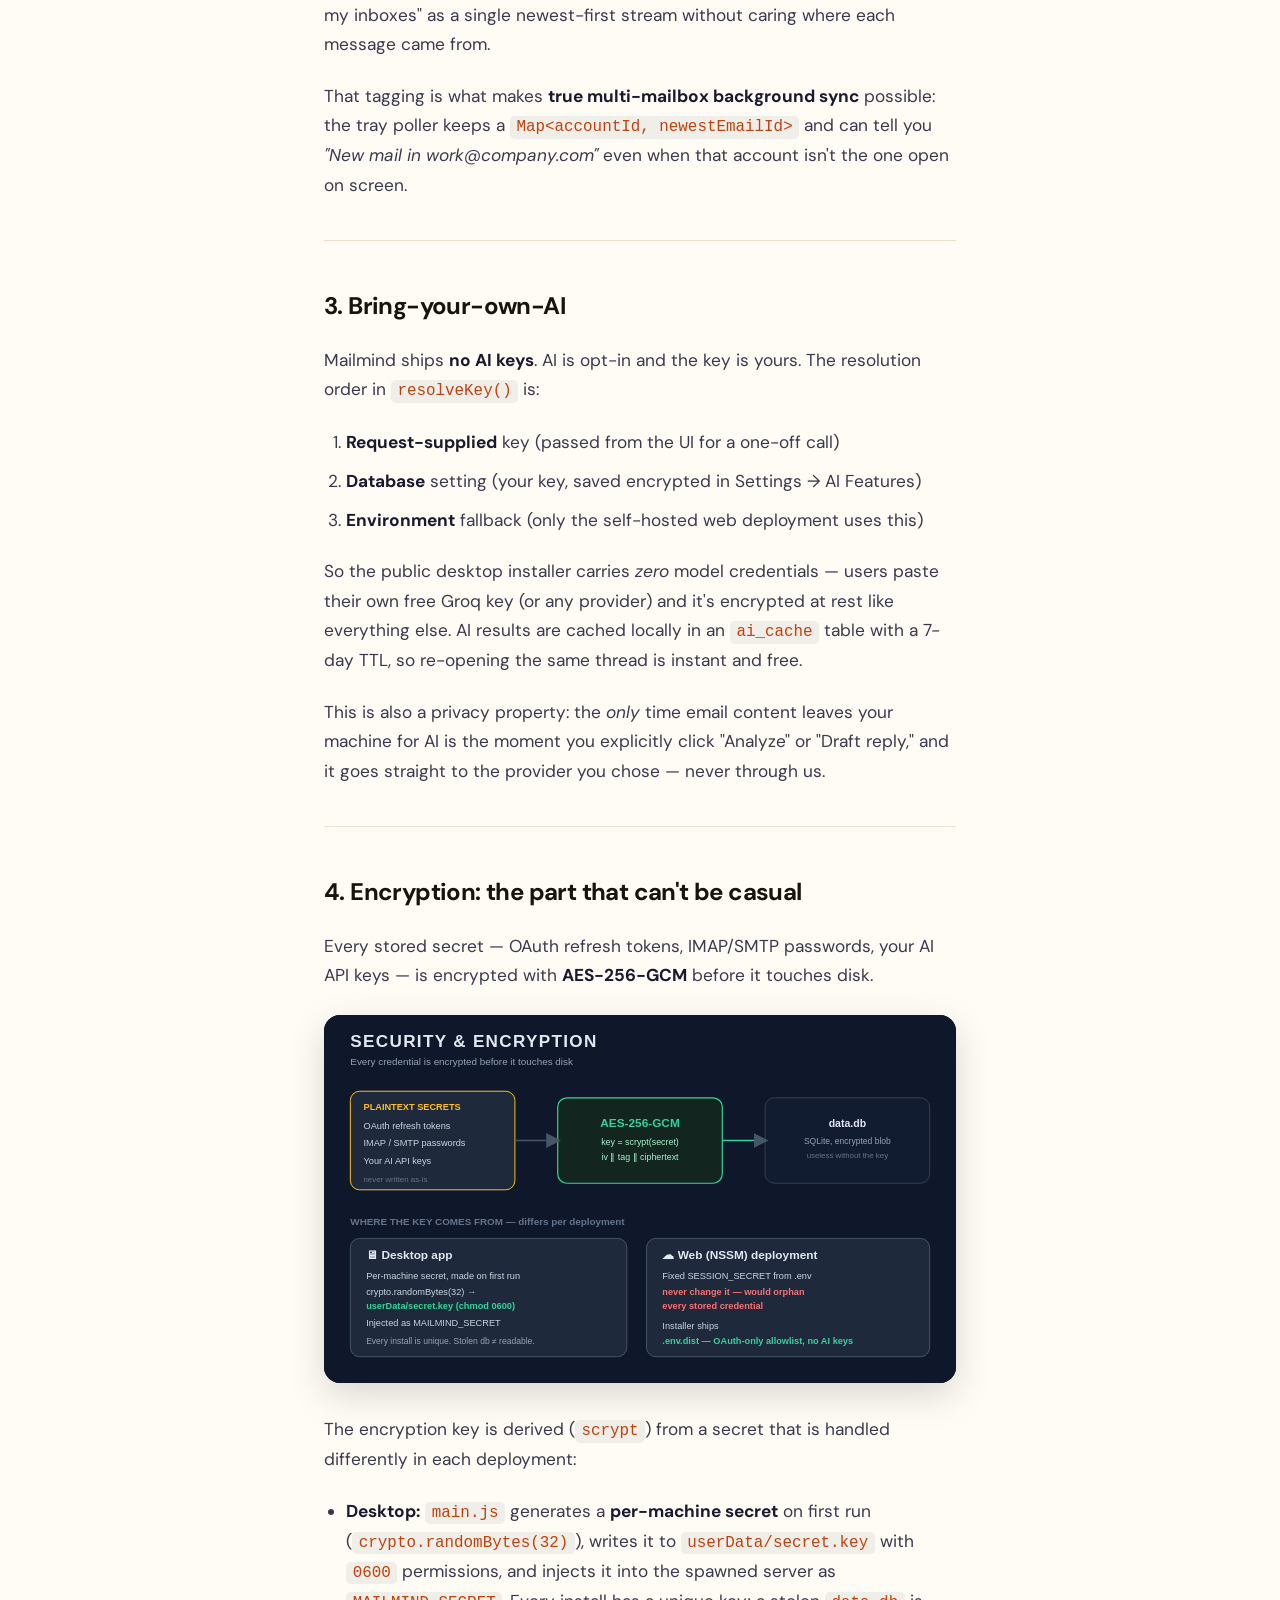
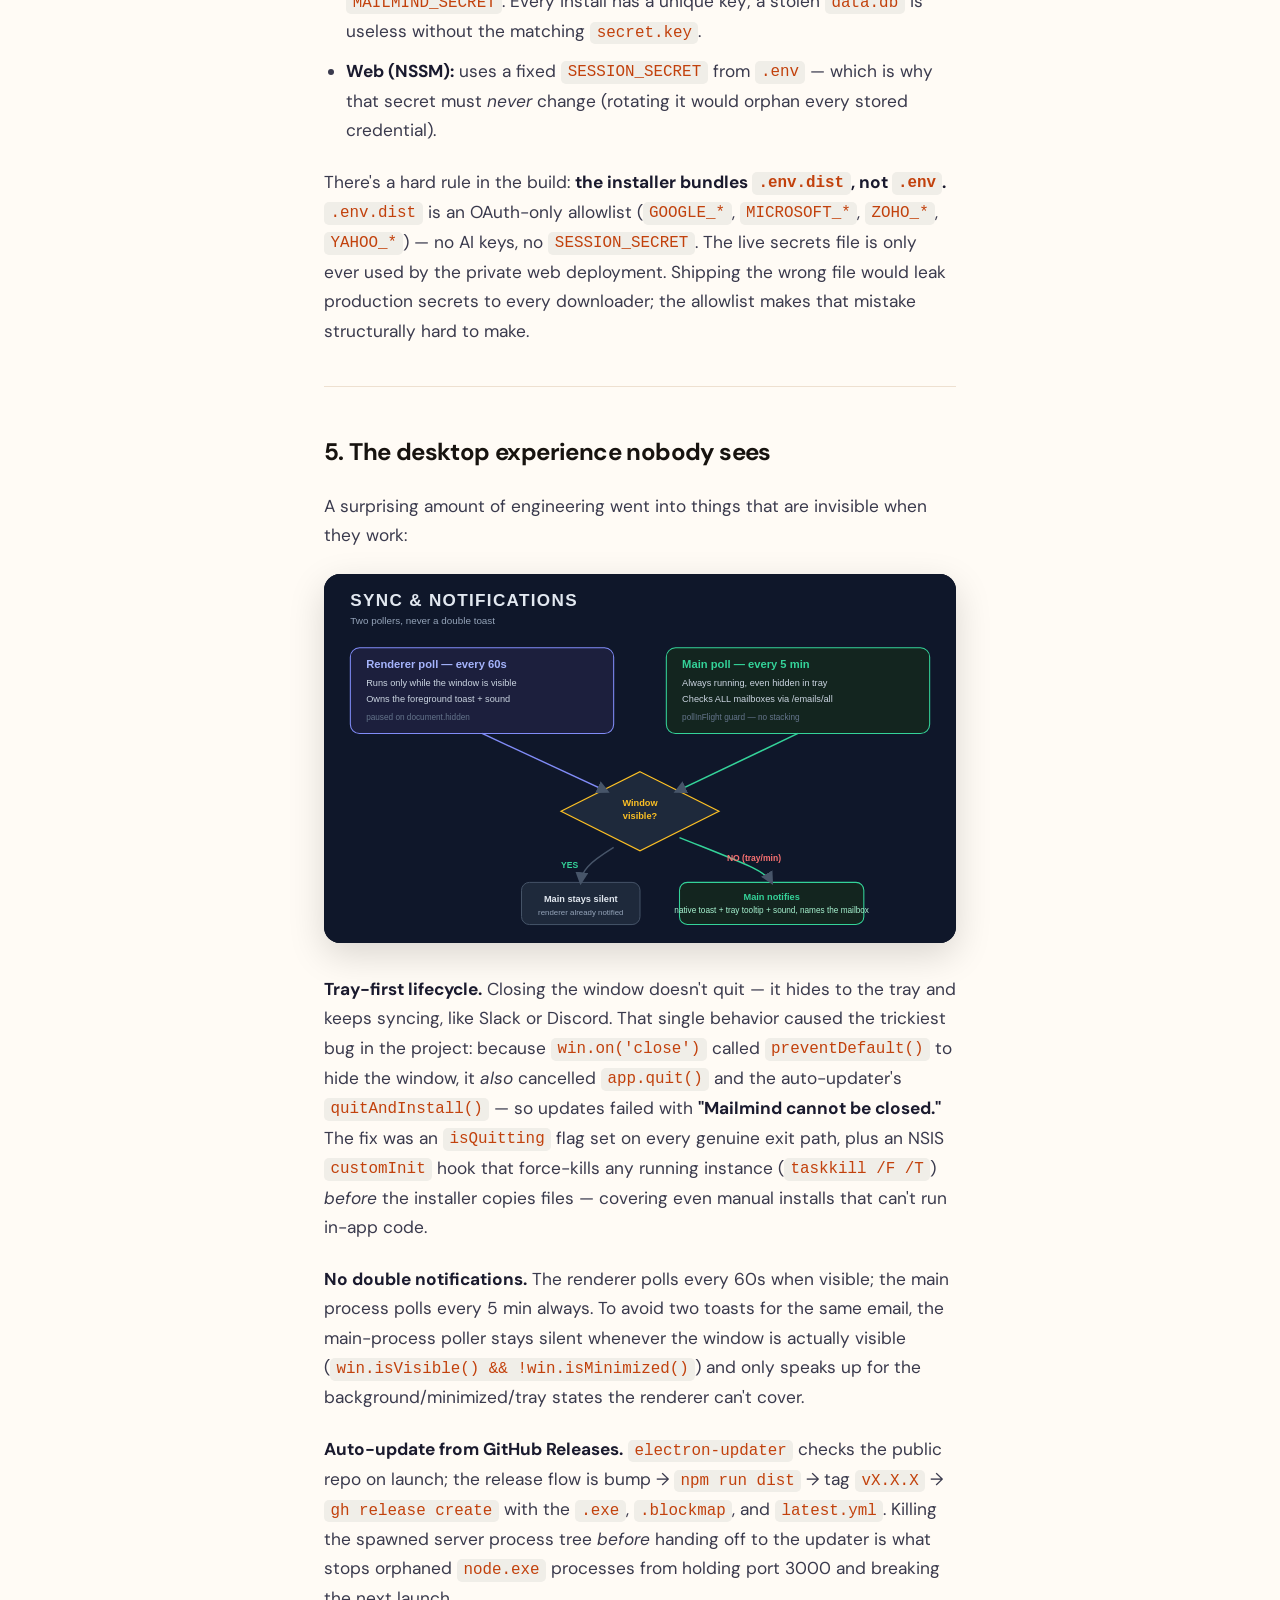
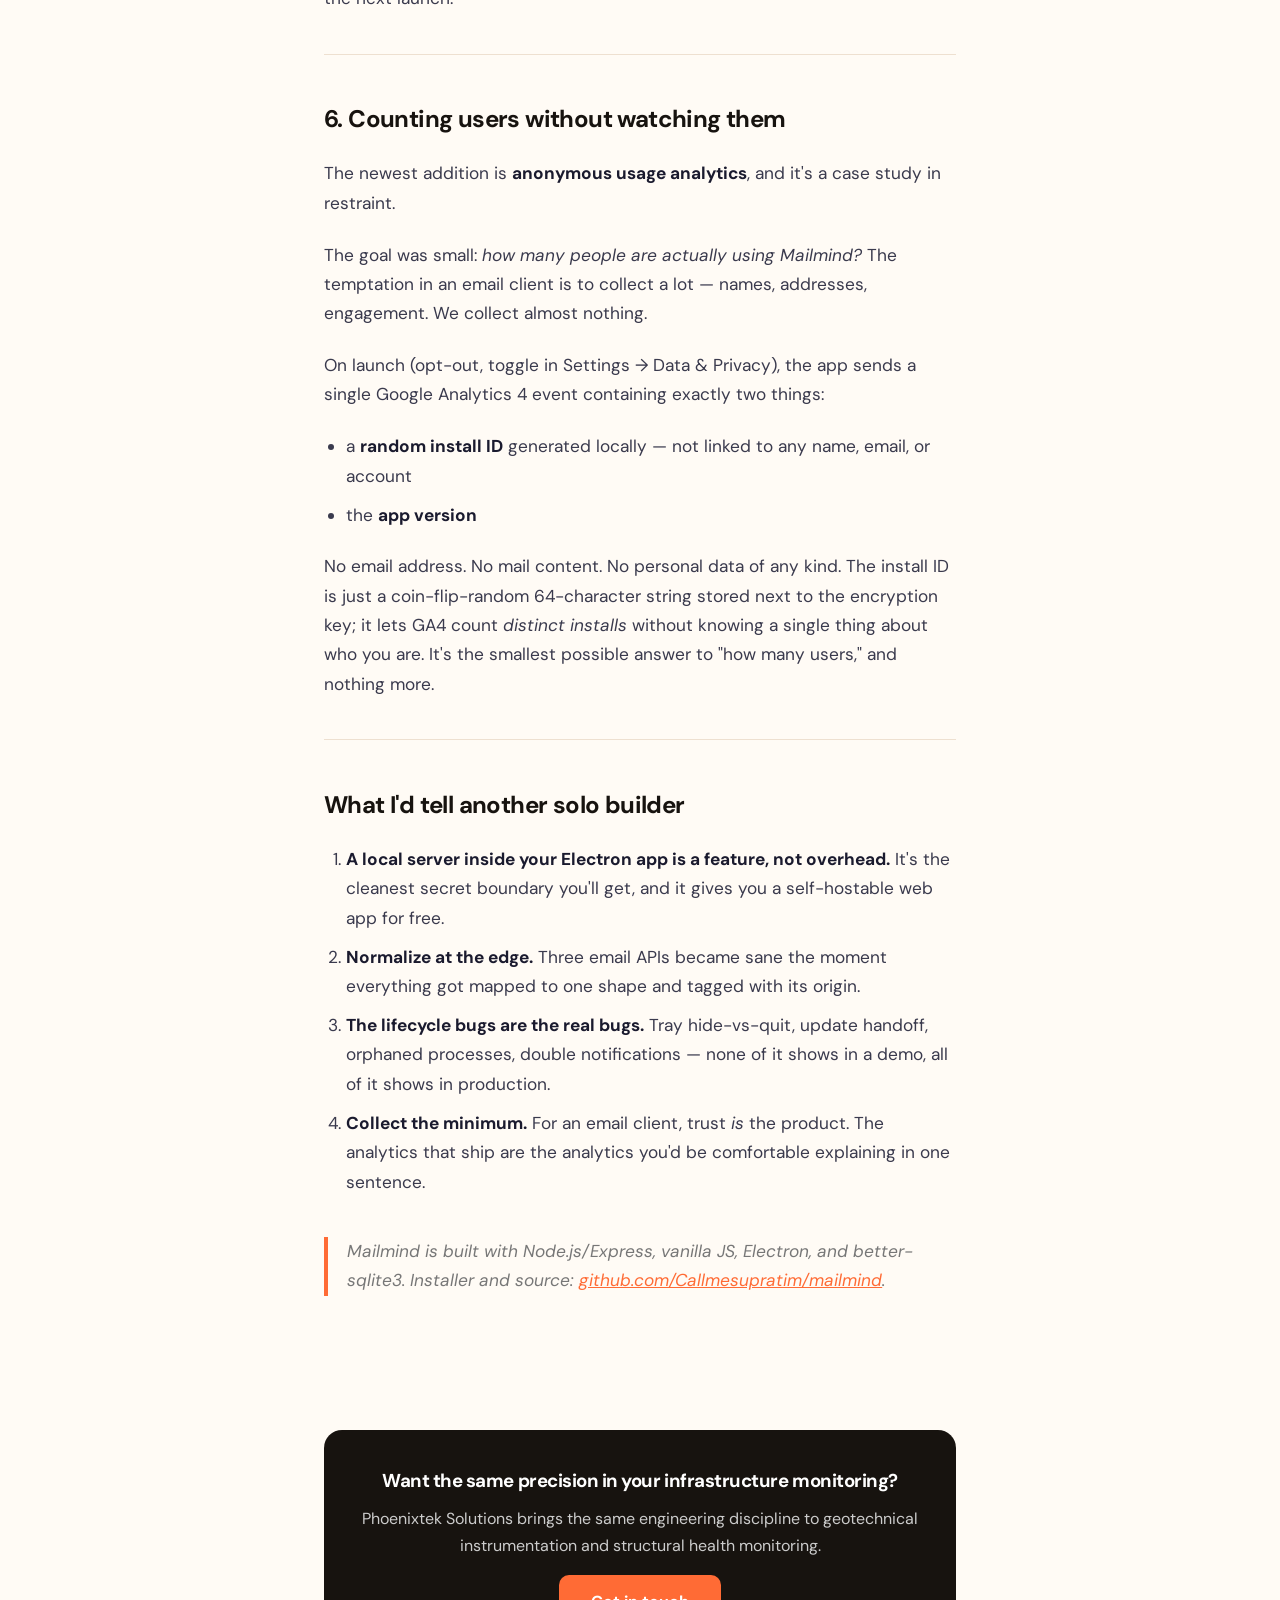
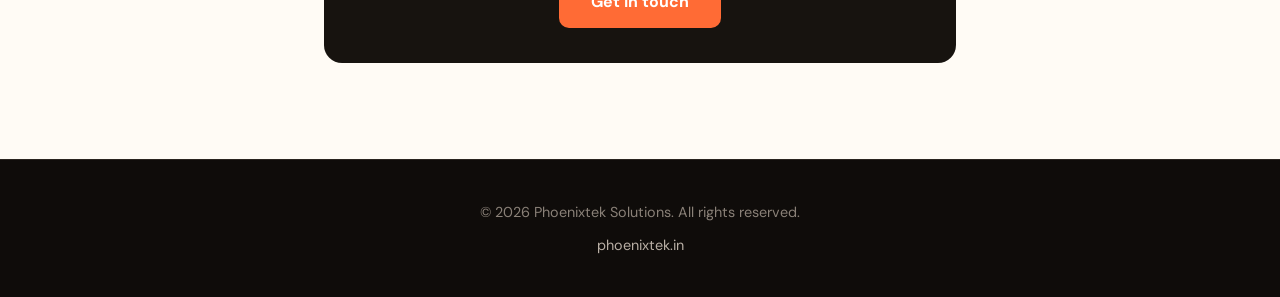
<file: blog/mailmind-deep-dive.html>
<!DOCTYPE html>
<html lang="en">
<head>
<meta charset="UTF-8">
<meta name="viewport" content="width=device-width, initial-scale=1.0">
<title>Inside Mailmind: Building a Privacy-First AI Email Client</title>

<link rel="icon" type="image/x-icon" href="../favicon.ico">
<meta name="description" content="How a solo-built desktop app connects Gmail, Outlook, and IMAP, layers AI on top, and encrypts everything at rest.">
<meta name="author" content="Supratim Mondal">
<meta name="robots" content="index, follow">
<link rel="canonical" href="https://phoenixtek.in/blog/mailmind-deep-dive.html">

<meta property="og:type" content="article">
<meta property="og:title" content="Inside Mailmind: Building a Privacy-First AI Email Client on Electron">
<meta property="og:description" content="A solo-developer architecture tour: multi-account email sync, bring-your-own-AI, AES-256 encryption at rest, and the lifecycle bugs nobody sees.">
<meta property="og:url" content="https://phoenixtek.in/blog/mailmind-deep-dive.html">
<meta property="og:image" content="https://phoenixtek.in/images/blog-mailmind/hero.svg">

<meta name="twitter:card" content="summary_large_image">
<meta name="twitter:title" content="Inside Mailmind: Building a Privacy-First AI Email Client on Electron">
<meta name="twitter:description" content="A solo-developer architecture tour: multi-account email sync, bring-your-own-AI, AES-256 encryption at rest, and the lifecycle bugs nobody sees.">
<meta name="twitter:image" content="https://phoenixtek.in/images/blog-mailmind/hero.svg">

<script type="application/ld+json">
{
  "@context": "https://schema.org",
  "@type": "BlogPosting",
  "headline": "Inside Mailmind: Building a Privacy-First AI Email Client on Electron",
  "description": "How a single-developer desktop app connects Gmail, Outlook, and IMAP, layers AI on top, encrypts everything at rest — and still ships an installer you can double-click.",
  "image": "https://phoenixtek.in/images/blog-mailmind/hero.svg",
  "datePublished": "2026-06-22",
  "author": { "@type": "Person", "name": "Supratim Mondal" },
  "publisher": {
    "@type": "Organization",
    "name": "Phoenixtek Solutions",
    "logo": { "@type": "ImageObject", "url": "https://phoenixtek.in/logo.webp" }
  },
  "mainEntityOfPage": "https://phoenixtek.in/blog/mailmind-deep-dive.html"
}
</script>

<!-- Google Analytics -->
<script async src="https://www.googletagmanager.com/gtag/js?id=G-LQZZ7DFTHG"></script>
<script>
  window.dataLayer = window.dataLayer || [];
  function gtag(){dataLayer.push(arguments);}
  gtag('js', new Date());
  gtag('config', 'G-LQZZ7DFTHG');
</script>

<link href="https://fonts.googleapis.com/css2?family=DM+Sans:wght@400;500;700&family=Instrument+Serif:ital@1&display=swap" rel="stylesheet">
<style>
  :root {
    --primary: #FF6B35;
    --secondary: #F7931E;
    --accent: #00D9FF;
    --dark: #1A1A2E;
    --purple: #9D4EDD;
    --green: #06FFA5;
  }
  * { margin:0; padding:0; box-sizing:border-box; }
  body {
    font-family:'DM Sans', sans-serif;
    color:#2a2a3d;
    background:#FFFBF5;
    line-height:1.7;
  }
  a { color:var(--primary); }

  .top-bar {
    padding:1.2rem 5%;
    display:flex;
    align-items:center;
    gap:0.75rem;
    background:rgba(255,255,255,0.95);
    backdrop-filter:blur(10px);
    position:sticky;
    top:0;
    z-index:10;
    box-shadow:0 2px 20px rgba(0,0,0,0.05);
  }
  .top-bar img { width:38px; height:38px; object-fit:contain; }
  .top-bar .brand {
    font-family:'DM Sans', sans-serif;
    font-size:1.2rem;
    background:linear-gradient(135deg, var(--primary), var(--secondary));
    -webkit-background-clip:text;
    -webkit-text-fill-color:transparent;
    background-clip:text;
  }
  .top-bar .back {
    margin-left:auto;
    font-weight:700;
    font-size:0.9rem;
    text-decoration:none;
    color:var(--dark);
  }

  .hero {
    max-width:880px;
    margin:0 auto;
    padding:3.5rem 5% 1.5rem;
  }
  .hero .meta {
    font-size:0.85rem;
    text-transform:uppercase;
    letter-spacing:0.08em;
    color:#999;
    margin-bottom:1rem;
  }
  .hero h1 {
    font-family:'DM Sans', sans-serif;
    font-size:clamp(1.8rem, 4vw, 2.6rem);
    line-height:1.25;
    color:var(--dark);
    margin-bottom:1.2rem;
  }
  .hero .dek {
    font-size:1.15rem;
    color:#555;
    font-style:italic;
    margin-bottom:2rem;
  }
  .hero-image {
    border-radius:20px;
    overflow:hidden;
    box-shadow:0 20px 50px rgba(0,0,0,0.18);
    background:#0f172a;
  }
  .hero-image img { width:100%; display:block; }

  article {
    max-width:760px;
    margin:0 auto;
    padding:1rem 5% 5rem;
    font-size:1.08rem;
    color:#3a3a4d;
  }
  article p { margin-bottom:1.4rem; }
  article h2 {
    font-family:'DM Sans', sans-serif;
    font-size:1.5rem;
    color:var(--dark);
    margin:2.8rem 0 1.2rem;
  }
  article ul, article ol {
    margin:0 0 1.4rem 1.4rem;
  }
  article li { margin-bottom:0.6rem; }
  article strong { color:var(--dark); }
  article code {
    background:#f0eee8;
    color:#c2410c;
    padding:0.15rem 0.4rem;
    border-radius:5px;
    font-size:0.92em;
    font-family:'Courier New', monospace;
  }
  article hr {
    border:none;
    border-top:1px solid #eee0d0;
    margin:2.5rem 0;
  }
  .diagram {
    margin:1.5rem 0 2rem;
    border-radius:16px;
    overflow:hidden;
    background:#0f172a;
    box-shadow:0 12px 36px rgba(0,0,0,0.15);
  }
  .diagram img { width:100%; display:block; }
  .diagram-cap {
    text-align:center;
    font-size:0.85rem;
    color:#999;
    margin-top:0.6rem;
  }

  .closing {
    font-style:italic;
    color:#777;
    border-left:4px solid var(--primary);
    padding-left:1.2rem;
    margin-top:2.5rem;
  }

  .cta-box {
    max-width:760px;
    margin:0 auto 4rem;
    padding:2rem 5%;
  }
  .cta-card {
    background:linear-gradient(135deg, var(--dark), #2A2A40);
    color:white;
    border-radius:20px;
    padding:2.2rem;
    text-align:center;
  }
  .cta-card a {
    display:inline-block;
    margin-top:1rem;
    padding:0.8rem 2rem;
    background:linear-gradient(135deg, var(--primary), var(--secondary));
    color:white;
    border-radius:50px;
    font-weight:700;
    text-decoration:none;
  }

  footer {
    background:#0F0F1E;
    color:#999;
    text-align:center;
    padding:2.5rem 5%;
    font-size:0.9rem;
  }
  footer a { color:var(--accent); text-decoration:none; }

  @media (max-width:600px) {
    .hero { padding-top:2.5rem; }
    article { font-size:1rem; }
  }
</style>
  <link rel="stylesheet" href="../css/theme.css?v=4">
</head>
<body>

  <div class="top-bar">
    <img src="../logo.webp" alt="Phoenixtek">
    <span class="brand">Phoenixtek</span>
    <a href="../index.html#blog" class="back">← All Articles</a>
  </div>

  <div class="hero">
    <div class="meta">June 22, 2026 &nbsp;•&nbsp; Engineering &nbsp;•&nbsp; By Supratim Mondal</div>
    <h1>Inside Mailmind: Building a Privacy-First AI Email Client on Electron</h1>
    <p class="dek">How a single-developer desktop app connects Gmail, Outlook, and IMAP, layers AI on top, encrypts everything at rest — and still ships an installer you can double-click.</p>
    <div class="hero-image"><img src="../images/blog-mailmind/hero.svg" alt="Mailmind cover"></div>
  </div>

  <article>

    <h2>The one-paragraph version</h2>
    <p>Mailmind is a desktop email client that puts three mailbox worlds — <strong>Gmail</strong>, <strong>Microsoft/Outlook</strong>, and <strong>any IMAP server</strong> (Zoho, Yahoo, custom) — behind one keyboard-driven interface, then adds an AI layer that can summarize threads and draft replies using whichever provider <em>you</em> bring (Groq, OpenAI, Anthropic, Gemini, or Mistral). It runs as a tray app, syncs in the background, auto-updates from GitHub Releases, and stores every credential AES-256-GCM-encrypted on your own machine. There is no Mailmind server holding your mail. This post is the architecture tour.</p>

    <hr>

    <h2>1. The shape of the thing</h2>
    <p>Most "Electron email clients" are a React SPA stuffed into a <code>BrowserWindow</code>. Mailmind is deliberately split into three cooperating layers, each with one job:</p>

    <div class="diagram"><img src="../images/blog-mailmind/architecture.svg" alt="Mailmind architecture diagram"></div>

    <ul>
      <li><strong><code>main.js</code> — the Electron shell.</strong> Spawns the server, owns the window, the tray, background polling, notifications, and the auto-updater. It is the <em>only</em> layer that touches the OS.</li>
      <li><strong><code>server/index.js</code> — a local Express API.</strong> Talks to Gmail, Microsoft Graph, and IMAP/SMTP; runs the AI endpoints; owns the SQLite database. It listens on <code>127.0.0.1:3000</code> and nothing else.</li>
      <li><strong><code>public/index.html</code> — the entire frontend.</strong> Vanilla HTML/JS, no framework, no build step. State lives in <code>localStorage</code>. The whole UI — list, reader, compose, reply, AI panel, settings — is one file.</li>
    </ul>

    <p>Why a <em>local web server</em> inside a desktop app instead of calling APIs straight from the renderer? Because it cleanly isolates secrets. OAuth tokens and IMAP passwords never enter the browser context. The renderer only ever sees <code>/api/...</code> JSON; the keys live one process over, in a Node server that the renderer can't read.</p>

    <p>The same <code>server/index.js</code> also runs as a <strong>web deployment</strong> behind NSSM + Cloudflare Tunnel — so the codebase is simultaneously a desktop app and a self-hostable web app. That dual life drives a lot of the design decisions below.</p>

    <hr>

    <h2>2. The multi-account engine</h2>
    <p>A mailbox in Mailmind is a row in a SQLite <code>accounts</code> table with a <code>type</code> (<code>gmail</code> | <code>microsoft</code> | <code>imap</code>), a plaintext <code>email</code> for labeling, and an <strong>encrypted <code>secret</code></strong> blob holding the actual tokens or credentials.</p>

    <div class="diagram"><img src="../images/blog-mailmind/multi-account-flow.svg" alt="Multi-account aggregation flow"></div>

    <p>The clever bit is the aggregation endpoint, <code>/api/emails/all</code>. Each provider has wildly different APIs — Gmail's REST <code>users.messages</code>, Microsoft Graph's <code>/me/messages</code>, and raw IMAP <code>FETCH</code> — so the server normalizes all three into one email shape, then tags every message with <code>_accountId</code> and <code>_accountEmail</code>. The frontend (and the background poller) can then treat "all my inboxes" as a single newest-first stream without caring where each message came from.</p>

    <p>That tagging is what makes <strong>true multi-mailbox background sync</strong> possible: the tray poller keeps a <code>Map&lt;accountId, newestEmailId&gt;</code> and can tell you <em>"New mail in work@company.com"</em> even when that account isn't the one open on screen.</p>

    <hr>

    <h2>3. Bring-your-own-AI</h2>
    <p>Mailmind ships <strong>no AI keys</strong>. AI is opt-in and the key is yours. The resolution order in <code>resolveKey()</code> is:</p>
    <ol>
      <li><strong>Request-supplied</strong> key (passed from the UI for a one-off call)</li>
      <li><strong>Database</strong> setting (your key, saved encrypted in Settings → AI Features)</li>
      <li><strong>Environment</strong> fallback (only the self-hosted web deployment uses this)</li>
    </ol>
    <p>So the public desktop installer carries <em>zero</em> model credentials — users paste their own free Groq key (or any provider) and it's encrypted at rest like everything else. AI results are cached locally in an <code>ai_cache</code> table with a 7-day TTL, so re-opening the same thread is instant and free.</p>
    <p>This is also a privacy property: the <em>only</em> time email content leaves your machine for AI is the moment you explicitly click "Analyze" or "Draft reply," and it goes straight to the provider you chose — never through us.</p>

    <hr>

    <h2>4. Encryption: the part that can't be casual</h2>
    <p>Every stored secret — OAuth refresh tokens, IMAP/SMTP passwords, your AI API keys — is encrypted with <strong>AES-256-GCM</strong> before it touches disk.</p>

    <div class="diagram"><img src="../images/blog-mailmind/security-model.svg" alt="Mailmind security model"></div>

    <p>The encryption key is derived (<code>scrypt</code>) from a secret that is handled differently in each deployment:</p>
    <ul>
      <li><strong>Desktop:</strong> <code>main.js</code> generates a <strong>per-machine secret</strong> on first run (<code>crypto.randomBytes(32)</code>), writes it to <code>userData/secret.key</code> with <code>0600</code> permissions, and injects it into the spawned server as <code>MAILMIND_SECRET</code>. Every install has a unique key; a stolen <code>data.db</code> is useless without the matching <code>secret.key</code>.</li>
      <li><strong>Web (NSSM):</strong> uses a fixed <code>SESSION_SECRET</code> from <code>.env</code> — which is why that secret must <em>never</em> change (rotating it would orphan every stored credential).</li>
    </ul>
    <p>There's a hard rule in the build: <strong>the installer bundles <code>.env.dist</code>, not <code>.env</code>.</strong> <code>.env.dist</code> is an OAuth-only allowlist (<code>GOOGLE_*</code>, <code>MICROSOFT_*</code>, <code>ZOHO_*</code>, <code>YAHOO_*</code>) — no AI keys, no <code>SESSION_SECRET</code>. The live secrets file is only ever used by the private web deployment. Shipping the wrong file would leak production secrets to every downloader; the allowlist makes that mistake structurally hard to make.</p>

    <hr>

    <h2>5. The desktop experience nobody sees</h2>
    <p>A surprising amount of engineering went into things that are invisible when they work:</p>

    <div class="diagram"><img src="../images/blog-mailmind/sync-notification-flow.svg" alt="Sync and notification flow"></div>

    <p><strong>Tray-first lifecycle.</strong> Closing the window doesn't quit — it hides to the tray and keeps syncing, like Slack or Discord. That single behavior caused the trickiest bug in the project: because <code>win.on('close')</code> called <code>preventDefault()</code> to hide the window, it <em>also</em> cancelled <code>app.quit()</code> and the auto-updater's <code>quitAndInstall()</code> — so updates failed with <strong>"Mailmind cannot be closed."</strong> The fix was an <code>isQuitting</code> flag set on every genuine exit path, plus an NSIS <code>customInit</code> hook that force-kills any running instance (<code>taskkill /F /T</code>) <em>before</em> the installer copies files — covering even manual installs that can't run in-app code.</p>

    <p><strong>No double notifications.</strong> The renderer polls every 60s when visible; the main process polls every 5 min always. To avoid two toasts for the same email, the main-process poller stays silent whenever the window is actually visible (<code>win.isVisible() && !win.isMinimized()</code>) and only speaks up for the background/minimized/tray states the renderer can't cover.</p>

    <p><strong>Auto-update from GitHub Releases.</strong> <code>electron-updater</code> checks the public repo on launch; the release flow is bump → <code>npm run dist</code> → tag <code>vX.X.X</code> → <code>gh release create</code> with the <code>.exe</code>, <code>.blockmap</code>, and <code>latest.yml</code>. Killing the spawned server process tree <em>before</em> handing off to the updater is what stops orphaned <code>node.exe</code> processes from holding port 3000 and breaking the next launch.</p>

    <hr>

    <h2>6. Counting users without watching them</h2>
    <p>The newest addition is <strong>anonymous usage analytics</strong>, and it's a case study in restraint.</p>
    <p>The goal was small: <em>how many people are actually using Mailmind?</em> The temptation in an email client is to collect a lot — names, addresses, engagement. We collect almost nothing.</p>
    <p>On launch (opt-out, toggle in Settings → Data &amp; Privacy), the app sends a single Google Analytics 4 event containing exactly two things:</p>
    <ul>
      <li>a <strong>random install ID</strong> generated locally — not linked to any name, email, or account</li>
      <li>the <strong>app version</strong></li>
    </ul>
    <p>No email address. No mail content. No personal data of any kind. The install ID is just a coin-flip-random 64-character string stored next to the encryption key; it lets GA4 count <em>distinct installs</em> without knowing a single thing about who you are. It's the smallest possible answer to "how many users," and nothing more.</p>

    <hr>

    <h2>What I'd tell another solo builder</h2>
    <ol>
      <li><strong>A local server inside your Electron app is a feature, not overhead.</strong> It's the cleanest secret boundary you'll get, and it gives you a self-hostable web app for free.</li>
      <li><strong>Normalize at the edge.</strong> Three email APIs became sane the moment everything got mapped to one shape and tagged with its origin.</li>
      <li><strong>The lifecycle bugs are the real bugs.</strong> Tray hide-vs-quit, update handoff, orphaned processes, double notifications — none of it shows in a demo, all of it shows in production.</li>
      <li><strong>Collect the minimum.</strong> For an email client, trust <em>is</em> the product. The analytics that ship are the analytics you'd be comfortable explaining in one sentence.</li>
    </ol>

    <p class="closing">Mailmind is built with Node.js/Express, vanilla JS, Electron, and better-sqlite3. Installer and source: <a href="https://github.com/Callmesupratim/mailmind" target="_blank" rel="noopener">github.com/Callmesupratim/mailmind</a>.</p>

  </article>

  <div class="cta-box">
    <div class="cta-card">
      <h3 style="font-family:'DM Sans', sans-serif;">Want the same precision in your infrastructure monitoring?</h3>
      <p style="color:#ccc;margin-top:0.5rem;">Phoenixtek Solutions brings the same engineering discipline to geotechnical instrumentation and structural health monitoring.</p>
      <a href="../index.html#contact">Get in touch</a>
    </div>
  </div>

  <footer>
    <p>&copy; 2026 Phoenixtek Solutions. All rights reserved.</p>
    <p style="margin-top:0.5rem;"><a href="../index.html">phoenixtek.in</a></p>
  </footer>


<!-- WhatsApp Floating Button -->
<a href="https://wa.me/919734115880?text=Hello%20Phoenixtek%21%20I%20have%20a%20question%20about%20MailMind." target="_blank" rel="noopener" aria-label="Chat on WhatsApp" class="whatsapp-btn" title="Chat on WhatsApp">
        <svg viewBox="0 0 24 24" xmlns="http://www.w3.org/2000/svg">
            <path d="M17.472 14.382c-.297-.149-1.758-.867-2.03-.967-.273-.099-.471-.148-.67.15-.197.297-.767.966-.94 1.164-.173.199-.347.223-.644.075-.297-.15-1.255-.463-2.39-1.475-.883-.788-1.48-1.761-1.653-2.059-.173-.297-.018-.458.13-.606.134-.133.298-.347.446-.52.149-.174.198-.298.298-.497.099-.198.05-.371-.025-.52-.075-.149-.669-1.612-.916-2.207-.242-.579-.487-.5-.669-.51-.173-.008-.371-.01-.57-.01-.198 0-.52.074-.792.372-.272.297-1.04 1.016-1.04 2.479 0 1.462 1.065 2.875 1.213 3.074.149.198 2.096 3.2 5.077 4.487.709.306 1.262.489 1.694.625.712.227 1.36.195 1.871.118.571-.085 1.758-.719 2.006-1.413.248-.694.248-1.289.173-1.413-.074-.124-.272-.198-.57-.347m-5.421 7.403h-.004a9.87 9.87 0 01-5.031-1.378l-.361-.214-3.741.982.998-3.648-.235-.374a9.86 9.86 0 01-1.51-5.26c.001-5.45 4.436-9.884 9.888-9.884 2.64 0 5.122 1.03 6.988 2.898a9.825 9.825 0 012.893 6.994c-.003 5.45-4.437 9.884-9.885 9.884m8.413-18.297A11.815 11.815 0 0012.05 0C5.495 0 .16 5.335.157 11.892c0 2.096.547 4.142 1.588 5.945L.057 24l6.305-1.654a11.882 11.882 0 005.683 1.448h.005c6.554 0 11.89-5.335 11.893-11.893a11.821 11.821 0 00-3.48-8.413z"/>
        </svg>
    </a>
</body>
</html>
</file>
<file: css/theme.css>
/* Phoenixtek site theme: the warm drafting-sheet look from the homepage, applied to every sub-page.
   Linked last in each page's <head>, so it overrides that page's own inline styles. */

:root {
  --primary: #FF6B35;
  --ink: #17130F;
  --paper: #F4EFE8;
  --paper-2: #FBF8F4;
  --rule: #E3DBD0;
  --muted: #6b625a;
  --serif: 'Instrument Serif', Georgia, serif;
}

body { font-family: 'DM Sans', -apple-system, BlinkMacSystemFont, "Segoe UI", Roboto, sans-serif; }
h1, h2, h3 { font-family: 'DM Sans', sans-serif; font-weight: 700; letter-spacing: -0.025em; }
h1 em, h2 em { font-family: var(--serif); font-style: italic; font-weight: 400; color: var(--primary); letter-spacing: -0.01em; }

/* Breadcrumb header bar on product and app pages */
body > header {
  background: #fff; border-bottom: 1px solid var(--rule); box-shadow: none;
}
body > header a.home { color: var(--muted); }
body > header a.home:hover { color: var(--primary); text-decoration: none; }
body > header span { color: #c9bfb4; }
body > header strong { color: var(--ink); }

/* Dark heroes become warm near-black; SurveyStack keeps its green brand hero */
header ~ .hero:not(.brand-hero) { background: var(--ink); }
header ~ .hero h1 { letter-spacing: -0.035em; }
header ~ .hero:not(.brand-hero) h1:not(:has(em)) {
  background: none; -webkit-text-fill-color: currentColor; color: #f4efe8;
}
header ~ .hero:not(.brand-hero) p { color: #b9afa5; }

/* Content sections and cards */
.section h2 { color: var(--ink); letter-spacing: -0.025em; }
.feature-card { background: #fff; border: 1px solid var(--rule); border-radius: 16px; box-shadow: none; transition: transform .2s, border-color .2s, box-shadow .2s; }
.feature-card:hover { transform: translateY(-3px); border-color: #ffc8ae; box-shadow: 0 16px 34px rgba(23,19,15,0.07); }
.feature-card h3 { color: var(--ink); letter-spacing: -0.01em; }
.feature-card p { color: var(--muted); }
.highlight-block { border-radius: 14px; }
.specs-table th, .permissions-table th { background: var(--ink); }
.specs-table td:first-child { color: var(--ink); }

/* Buttons */
.btn, .cta-btn, .cta-download, .download-btn { border-radius: 10px !important; }
.btn-primary { background: var(--primary); box-shadow: 0 10px 24px rgba(255,107,53,0.25); }

/* Closing CTA, support strip, footer */
.cta { background: var(--ink); }
.support-strip { background: var(--ink); color: #b9afa5; border-top: 1px solid #2a241f; }
footer { background: #0f0c0a !important; color: #8a8178; border-top: 1px solid #2a241f; }
footer a { color: #b9afa5; }
footer a:hover { color: var(--primary); }

/* Blog article pages */
.top-bar { background: rgba(255,255,255,0.96); border-bottom: 1px solid var(--rule); box-shadow: none; }
.top-bar .brand { background: none; -webkit-text-fill-color: currentColor; color: var(--primary); font-family: 'DM Sans', sans-serif; font-weight: 700; letter-spacing: -0.02em; }
.top-bar .back { color: var(--ink); }
.top-bar ~ .hero h1 { font-family: 'DM Sans', sans-serif; font-weight: 700; letter-spacing: -0.035em; color: var(--ink); line-height: 1.12; }
.hero .meta { font-family: ui-monospace, Menlo, Consolas, monospace; font-size: 0.72rem; letter-spacing: 0.12em; color: #8a8178; }
article h2, article h3 { font-family: 'DM Sans', sans-serif; font-weight: 700; color: var(--ink); letter-spacing: -0.025em; }
.hero-image { border-radius: 18px; box-shadow: 0 20px 44px rgba(23,19,15,0.14); }
.cta-card { background: var(--ink) !important; border-radius: 18px; }
.cta-card a { background: var(--primary) !important; border-radius: 10px !important; }

/* Policy pages */
.pp h1 { color: var(--ink); font-size: 2rem; letter-spacing: -0.03em; }
.pp h2 { color: var(--ink); }

/* WhatsApp floating button (same as homepage) */
.whatsapp-btn {
  position: fixed; bottom: 1.5rem; right: 1.5rem; z-index: 999;
  width: 56px; height: 56px; border-radius: 50%; background: #25D366;
  display: flex; align-items: center; justify-content: center; text-decoration: none;
  box-shadow: 0 6px 20px rgba(37,211,102,0.4); transition: transform .2s, box-shadow .2s;
}
.whatsapp-btn:hover { transform: scale(1.1); box-shadow: 0 8px 28px rgba(37,211,102,0.55); }
.whatsapp-btn svg { width: 30px; height: 30px; fill: #fff; }
@media print { .whatsapp-btn { display: none; } }

/* "From Paper Files to Real-Time Control" article: drafting-sheet layout, site palette and type */
body:has(> .sheet) {
  --paper: #F4EFE8; --paper-raised: #fff; --ink: #17130F; --ink-soft: #6b625a;
  --line: #E3DBD0; --line-soft: #ECE5DB; --accent: #FF6B35; --accent-ink: #c4471a;
  --steel: #3d3530; --steel-soft: #F4EFE8;
  font-family: 'DM Sans', -apple-system, "Segoe UI", sans-serif; font-size: 17px;
}
.backnav a, .sheet .eyebrow, .sheet .meta-field, .sheet .signoff { font-family: 'DM Sans', sans-serif; }
.sheet .eyebrow { font-family: ui-monospace, Menlo, Consolas, monospace; font-weight: 500; letter-spacing: 0.14em; }
.sheet .titleblock { border-radius: 18px; border-top-width: 1px; box-shadow: 0 20px 44px rgba(23,19,15,0.08); }
.sheet h1 { font-family: 'DM Sans', sans-serif; letter-spacing: -0.035em; line-height: 1.08; }
.sheet .dek { font-family: var(--serif); font-size: 22px; line-height: 1.4; }
.sheet blockquote { font-family: var(--serif); font-style: italic; }
.sheet figure > div, .sheet .fig-frame { border-radius: 14px; }
</file>
